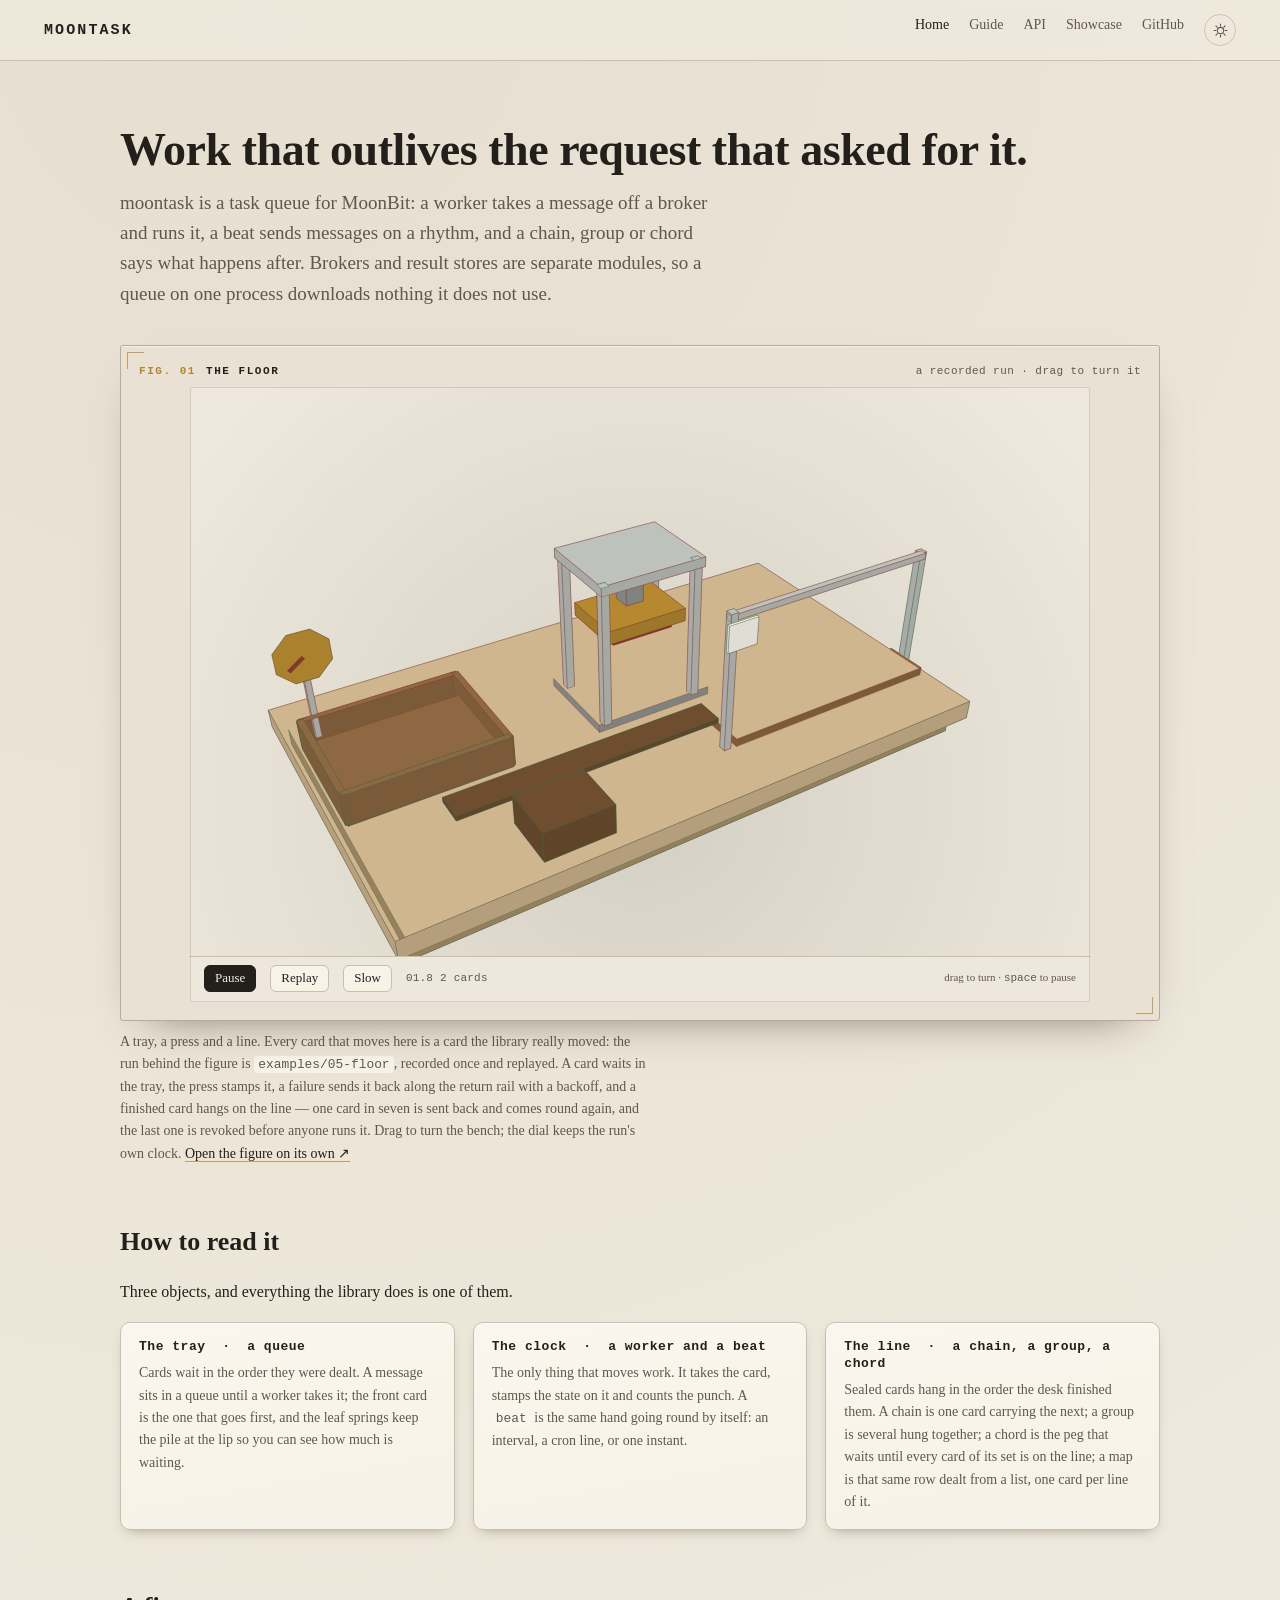
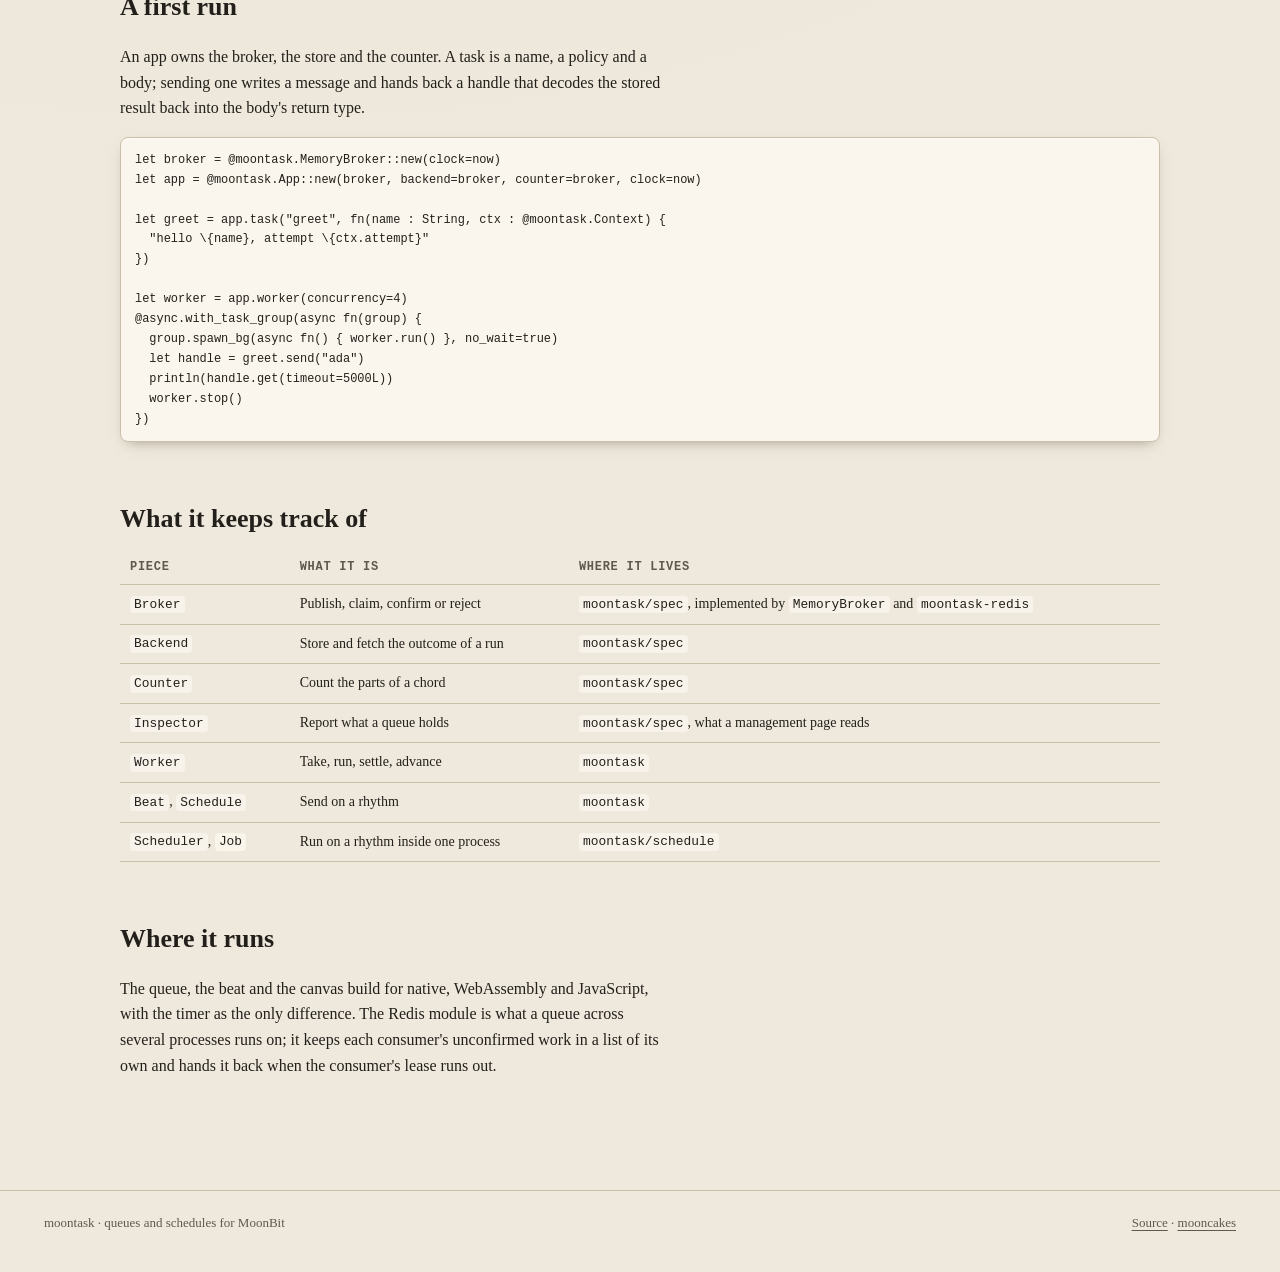
<file: docs/index.html>
<!DOCTYPE html>
<html lang="en">
<head>
<meta charset="utf-8">
<meta name="viewport" content="width=device-width, initial-scale=1">
<title>moontask · queues and schedules for MoonBit</title>
<meta name="description" content="Task queues, retries, periodic beats and the canvas that chains, groups and joins runs — for MoonBit.">
<script>try{var t=localStorage.getItem("moontask-theme");if(t)document.documentElement.setAttribute("data-theme",t);}catch(e){}</script>
<link rel="stylesheet" href="assets/style.css">
<link rel="icon" href="data:image/svg+xml,%3Csvg xmlns='http://www.w3.org/2000/svg' viewBox='0 0 32 32'%3E%3Crect width='32' height='32' rx='6' fill='%238a6540'/%3E%3Crect x='7' y='9' width='18' height='13' rx='2' fill='%23fbf7ee'/%3E%3Ccircle cx='16' cy='15.5' r='2.6' fill='%238c3b2f'/%3E%3C/svg%3E">
</head>
<body>
<header class="top">
  <a class="brand" href="./index.html">moontask</a>
  <nav>
    <a href="./index.html" aria-current="page">Home</a>
    <a href="./guide.html">Guide</a>
    <a href="./api.html">API</a>
    <a href="./showcase.html">Showcase</a>
    <a href="https://github.com/moonbitstack/moontask">GitHub</a>
    <button class="theme-toggle" type="button" aria-label="Switch between the light and dark theme" title="Light or dark">
      <svg viewBox="0 0 20 20" aria-hidden="true"><circle cx="10" cy="10" r="4.2"/><g class="rays"><path d="M10 1.4v2.6M10 16v2.6M1.4 10h2.6M16 10h2.6M3.9 3.9l1.8 1.8M14.3 14.3l1.8 1.8M16.1 3.9l-1.8 1.8M5.7 14.3l-1.8 1.8"/></g></svg>
    </button>
  </nav>
</header>

<main>
  <h1>Work that outlives the request that asked for it.</h1>
  <p class="lede">moontask is a task queue for MoonBit: a worker takes a message off a broker and runs it, a beat sends messages on a rhythm, and a chain, group or chord says what happens after. Brokers and result stores are separate modules, so a queue on one process downloads nothing it does not use.</p>

  <figure class="plate">
    <div class="plate-frame">
      <div class="plate-head">
        <span class="plate-no">Fig. 01</span>
        <span class="plate-name">The floor</span>
        <span class="plate-hint">a recorded run · drag to turn it</span>
      </div>
      <iframe src="./figures/floor.html" title="A workbench in perspective: a tray of cards on the left, a press in the middle and a line of finished cards on the right, replaying a recorded run." loading="lazy" scrolling="no"></iframe>
    </div>
    <figcaption>
      A tray, a press and a line. Every card that moves here is a card the library really moved: the run behind the figure is <code>examples/05-floor</code>, recorded once and replayed. A card waits in the tray, the press stamps it, a failure sends it back along the return rail with a backoff, and a finished card hangs on the line — one card in seven is sent back and comes round again, and the last one is revoked before anyone runs it. Drag to turn the bench; the dial keeps the run's own clock. <a href="./figures/floor.html">Open the figure on its own&nbsp;↗</a>
    </figcaption>
  </figure>

  <h2>How to read it</h2>
  <p>Three objects, and everything the library does is one of them.</p>
  <div class="grid-3 legend">
    <div class="tile">
      <h3>The tray &nbsp;·&nbsp; a queue</h3>
      <p>Cards wait in the order they were dealt. A message sits in a queue until a worker takes it; the front card is the one that goes first, and the leaf springs keep the pile at the lip so you can see how much is waiting.</p>
    </div>
    <div class="tile">
      <h3>The clock &nbsp;·&nbsp; a worker and a beat</h3>
      <p>The only thing that moves work. It takes the card, stamps the state on it and counts the punch. A <code>beat</code> is the same hand going round by itself: an interval, a cron line, or one instant.</p>
    </div>
    <div class="tile">
      <h3>The line &nbsp;·&nbsp; a chain, a group, a chord</h3>
      <p>Sealed cards hang in the order the desk finished them. A chain is one card carrying the next; a group is several hung together; a chord is the peg that waits until every card of its set is on the line; a map is that same row dealt from a list, one card per line of it.</p>
    </div>
  </div>

  <h2>A first run</h2>
  <p>An app owns the broker, the store and the counter. A task is a name, a policy and a body; sending one writes a message and hands back a handle that decodes the stored result back into the body's return type.</p>

<pre class="sig"><code>let broker = @moontask.MemoryBroker::new(clock=now)
let app = @moontask.App::new(broker, backend=broker, counter=broker, clock=now)

let greet = app.task("greet", fn(name : String, ctx : @moontask.Context) {
  "hello \{name}, attempt \{ctx.attempt}"
})

let worker = app.worker(concurrency=4)
@async.with_task_group(async fn(group) {
  group.spawn_bg(async fn() { worker.run() }, no_wait=true)
  let handle = greet.send("ada")
  println(handle.get(timeout=5000L))
  worker.stop()
})</code></pre>

  <h2>What it keeps track of</h2>
  <table class="table">
    <thead><tr><th>Piece</th><th>What it is</th><th>Where it lives</th></tr></thead>
    <tbody>
      <tr><td><code>Broker</code></td><td>Publish, claim, confirm or reject</td><td><code>moontask/spec</code>, implemented by <code>MemoryBroker</code> and <code>moontask-redis</code></td></tr>
      <tr><td><code>Backend</code></td><td>Store and fetch the outcome of a run</td><td><code>moontask/spec</code></td></tr>
      <tr><td><code>Counter</code></td><td>Count the parts of a chord</td><td><code>moontask/spec</code></td></tr>
      <tr><td><code>Inspector</code></td><td>Report what a queue holds</td><td><code>moontask/spec</code>, what a management page reads</td></tr>
      <tr><td><code>Worker</code></td><td>Take, run, settle, advance</td><td><code>moontask</code></td></tr>
      <tr><td><code>Beat</code>, <code>Schedule</code></td><td>Send on a rhythm</td><td><code>moontask</code></td></tr>
      <tr><td><code>Scheduler</code>, <code>Job</code></td><td>Run on a rhythm inside one process</td><td><code>moontask/schedule</code></td></tr>
    </tbody>
  </table>

  <h2>Where it runs</h2>
  <p>The queue, the beat and the canvas build for native, WebAssembly and JavaScript, with the timer as the only difference. The Redis module is what a queue across several processes runs on; it keeps each consumer's unconfirmed work in a list of its own and hands it back when the consumer's lease runs out.</p>
</main>

<footer>
  <span>moontask · queues and schedules for MoonBit</span>
  <span><a href="https://github.com/moonbitstack/moontask">Source</a> · <a href="https://mooncakes.io/docs/moonbitstack/moontask">mooncakes</a></span>
</footer>

<script>
  const root = document.documentElement;
  const mark = () => root.classList.toggle("at-top", scrollY === 0);
  addEventListener("scroll", mark, { passive: true });
  mark();
</script>
<script src="assets/theme.js"></script>
</body>
</html>
</file>
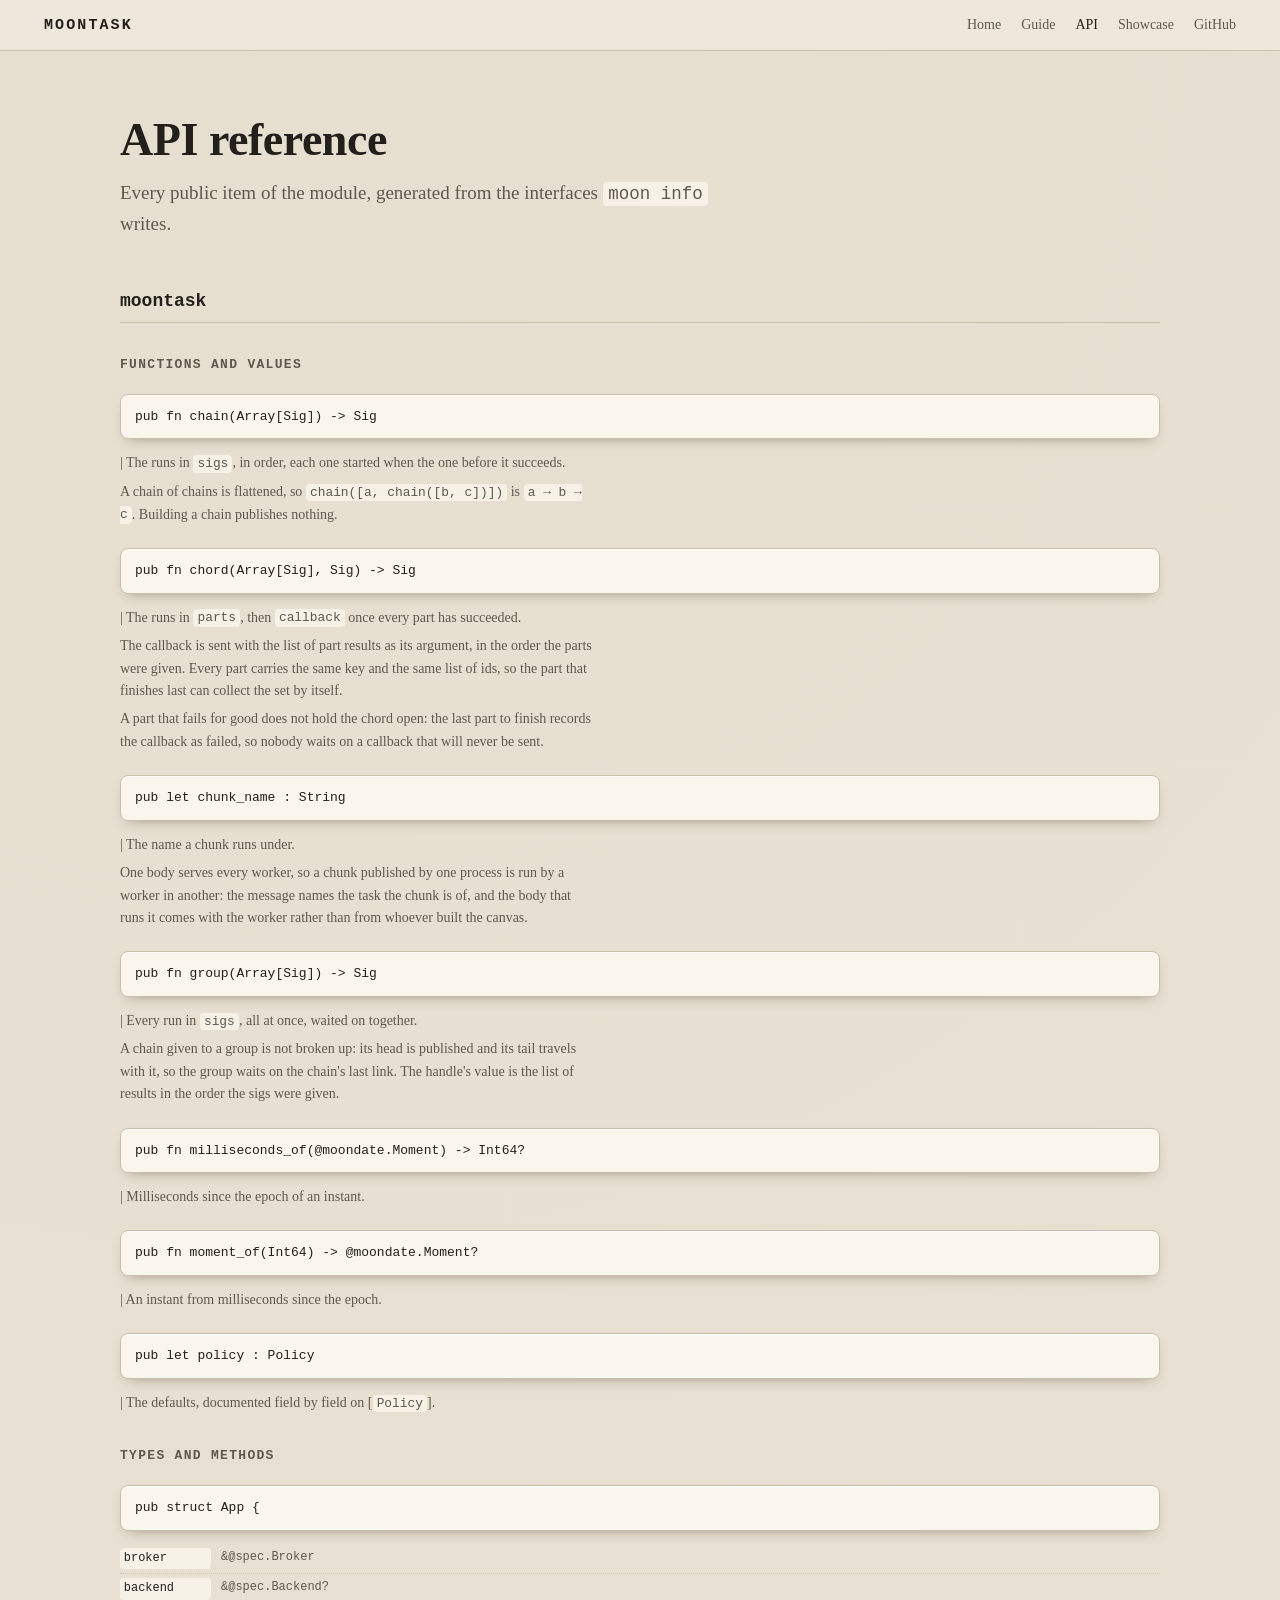
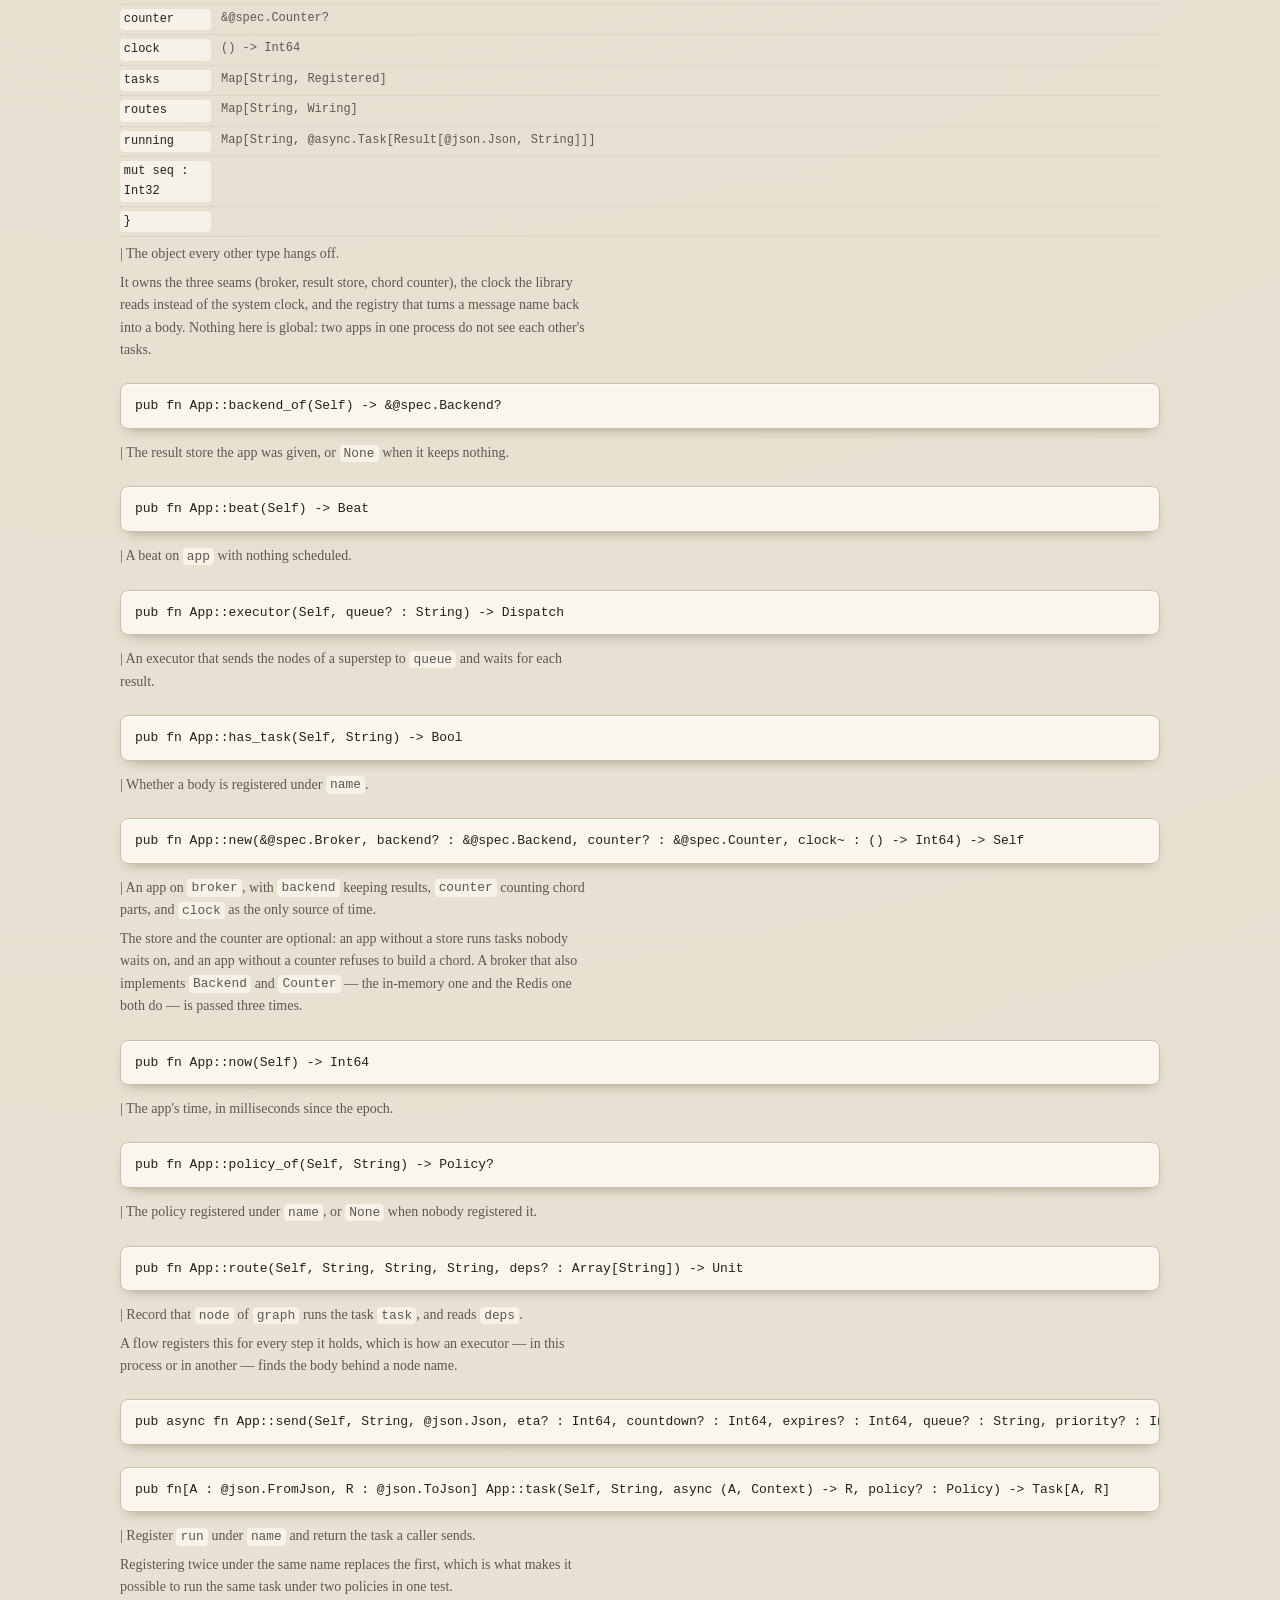
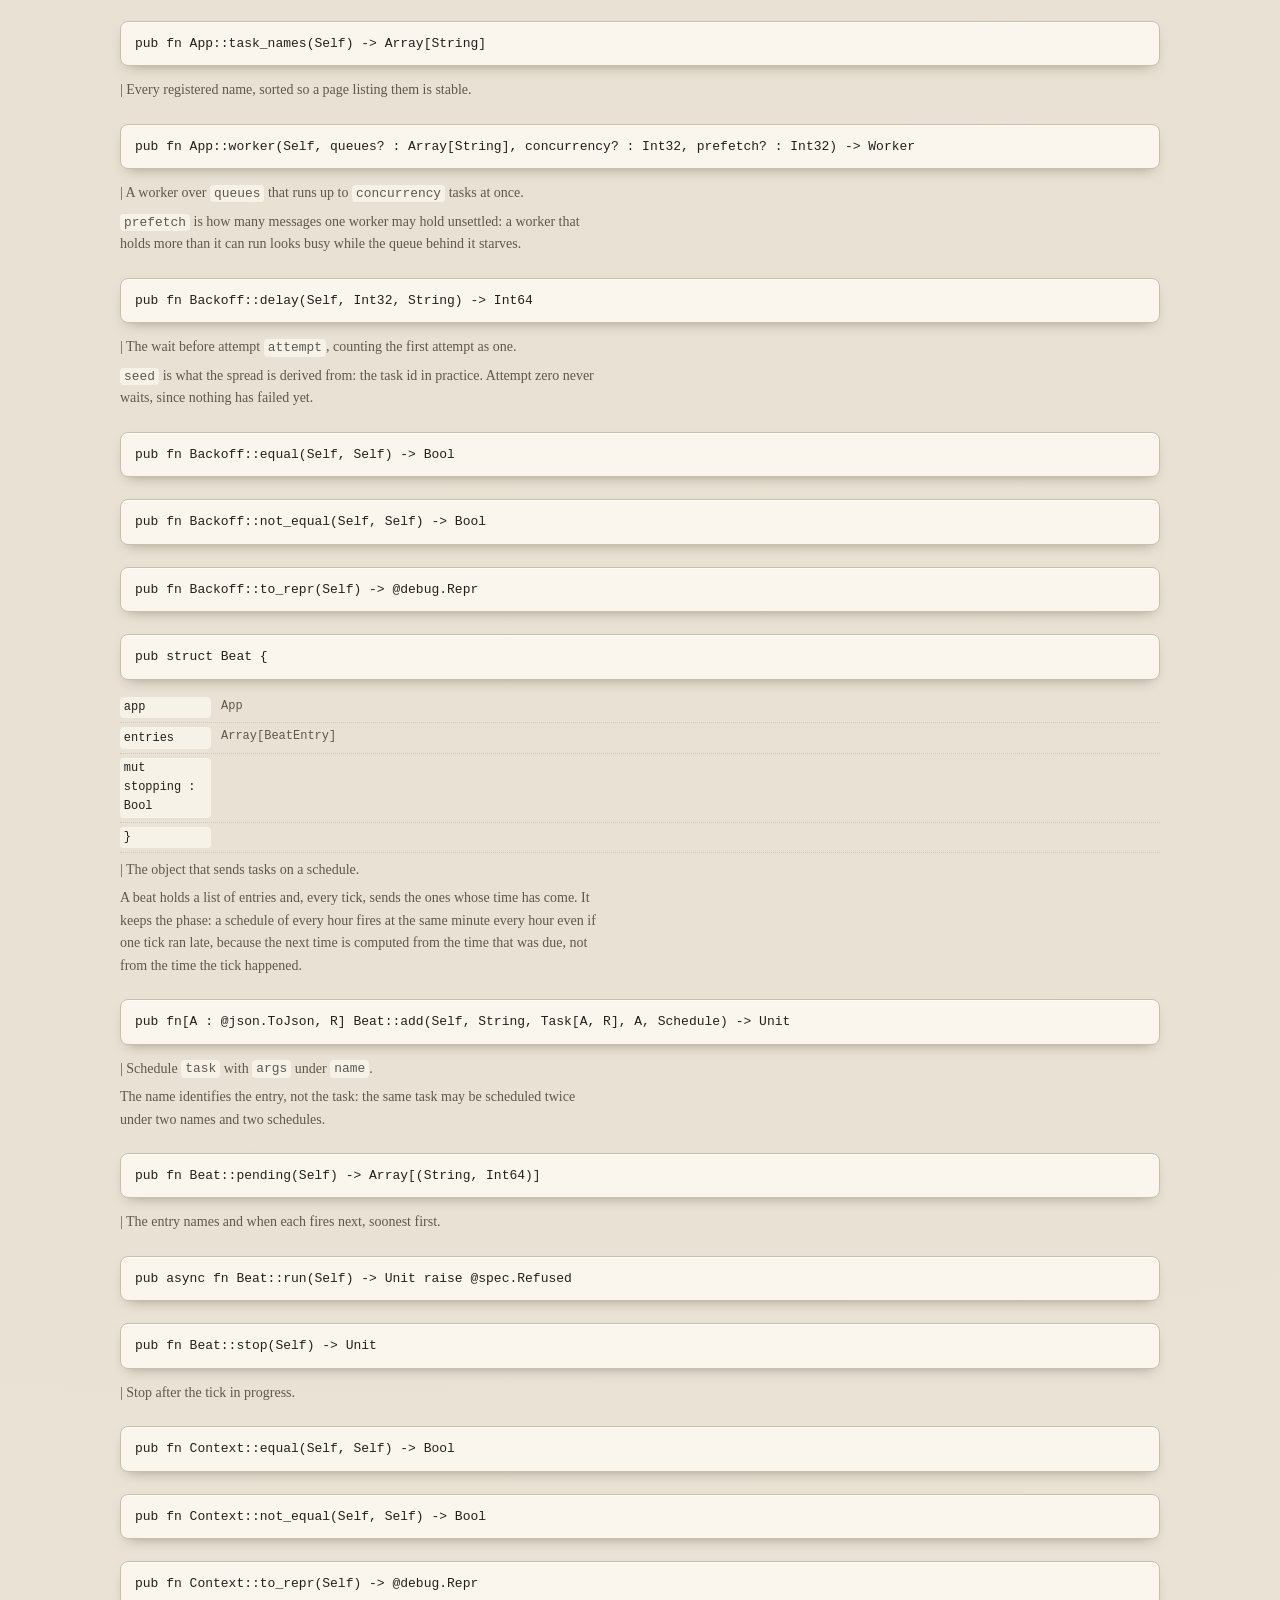
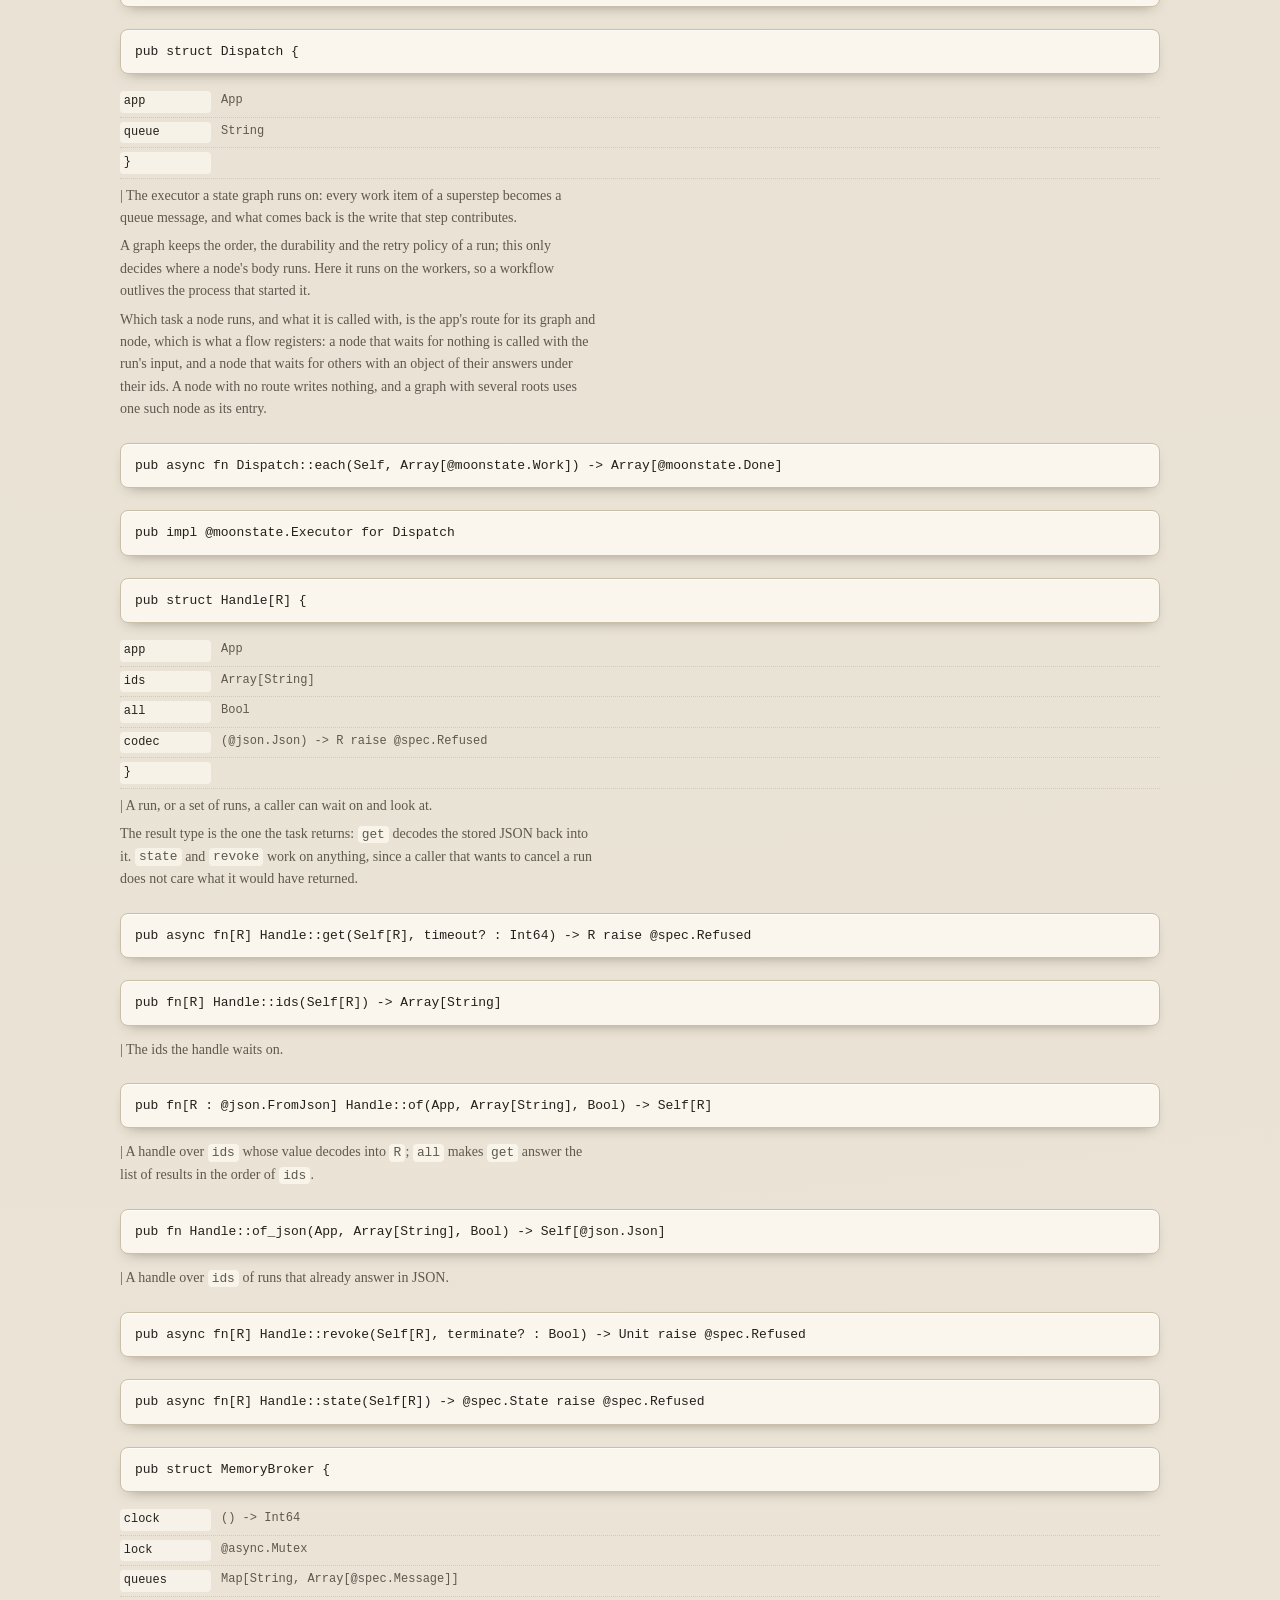
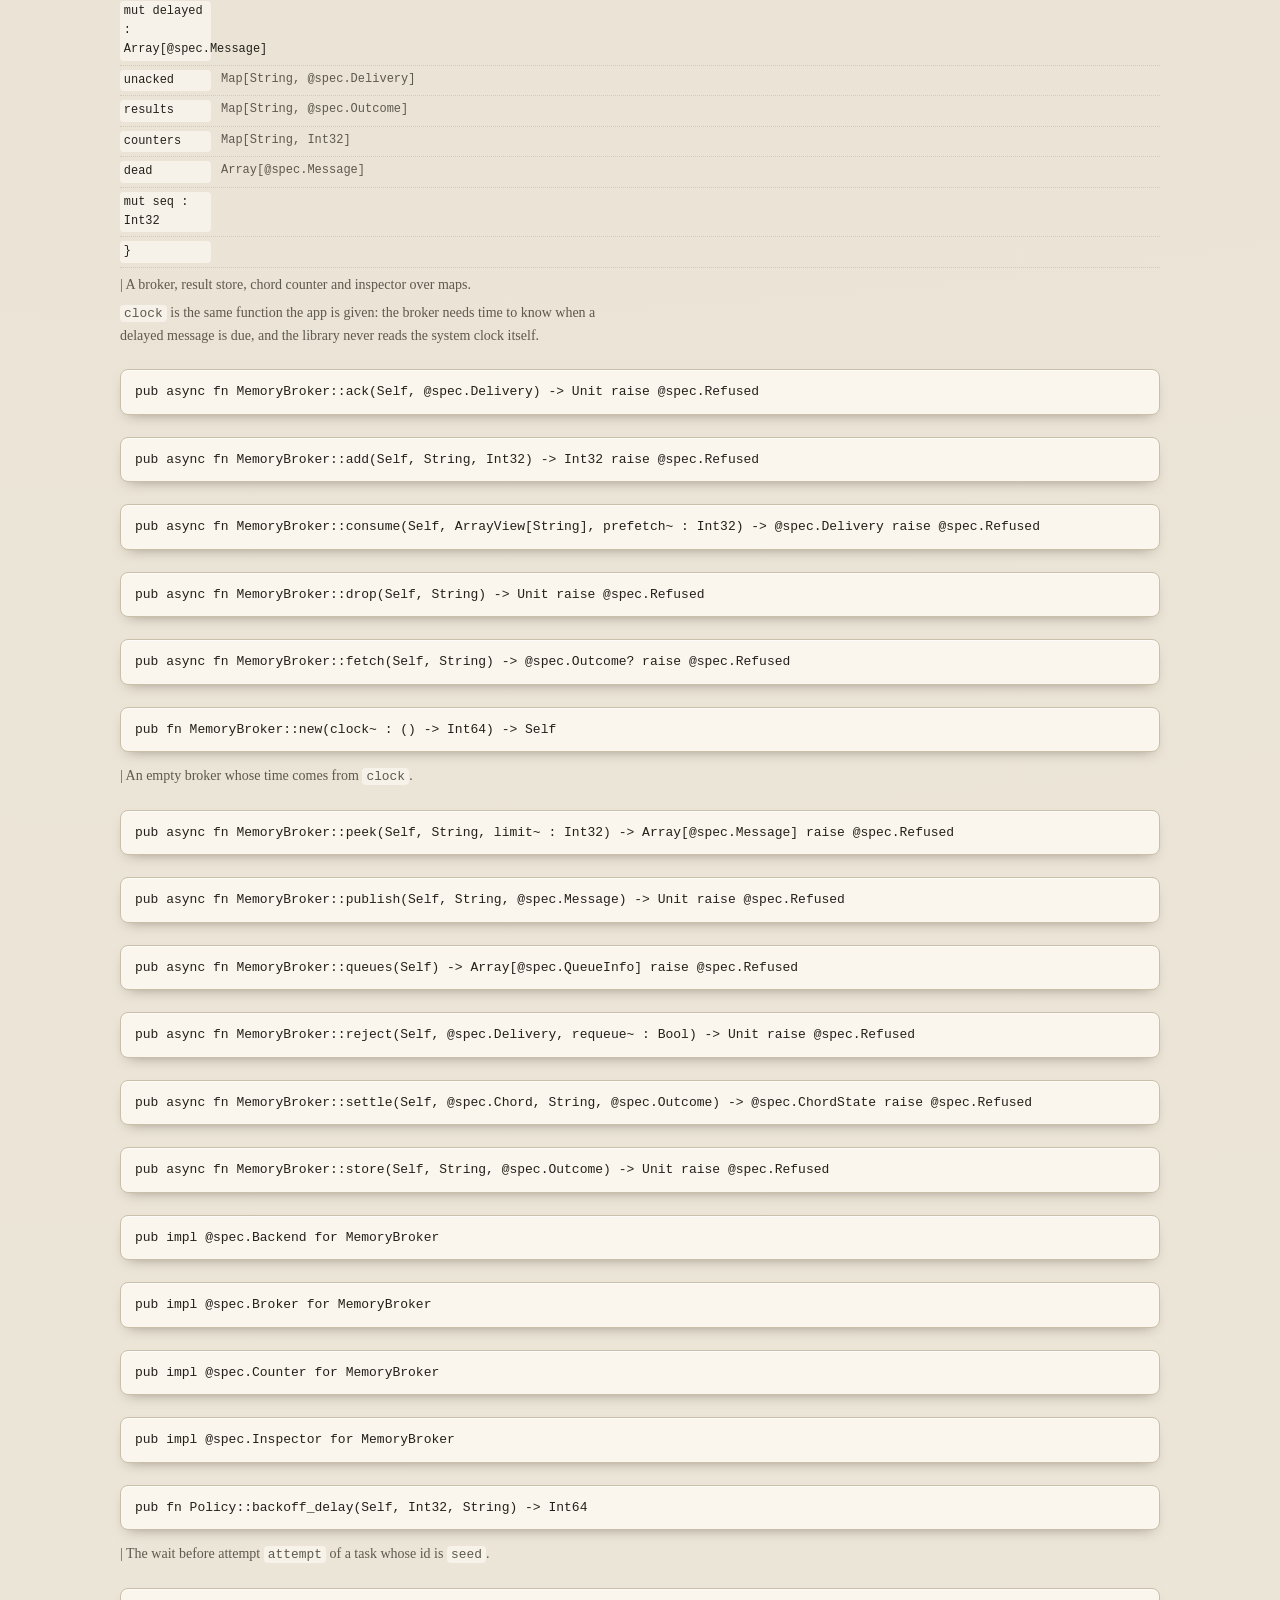
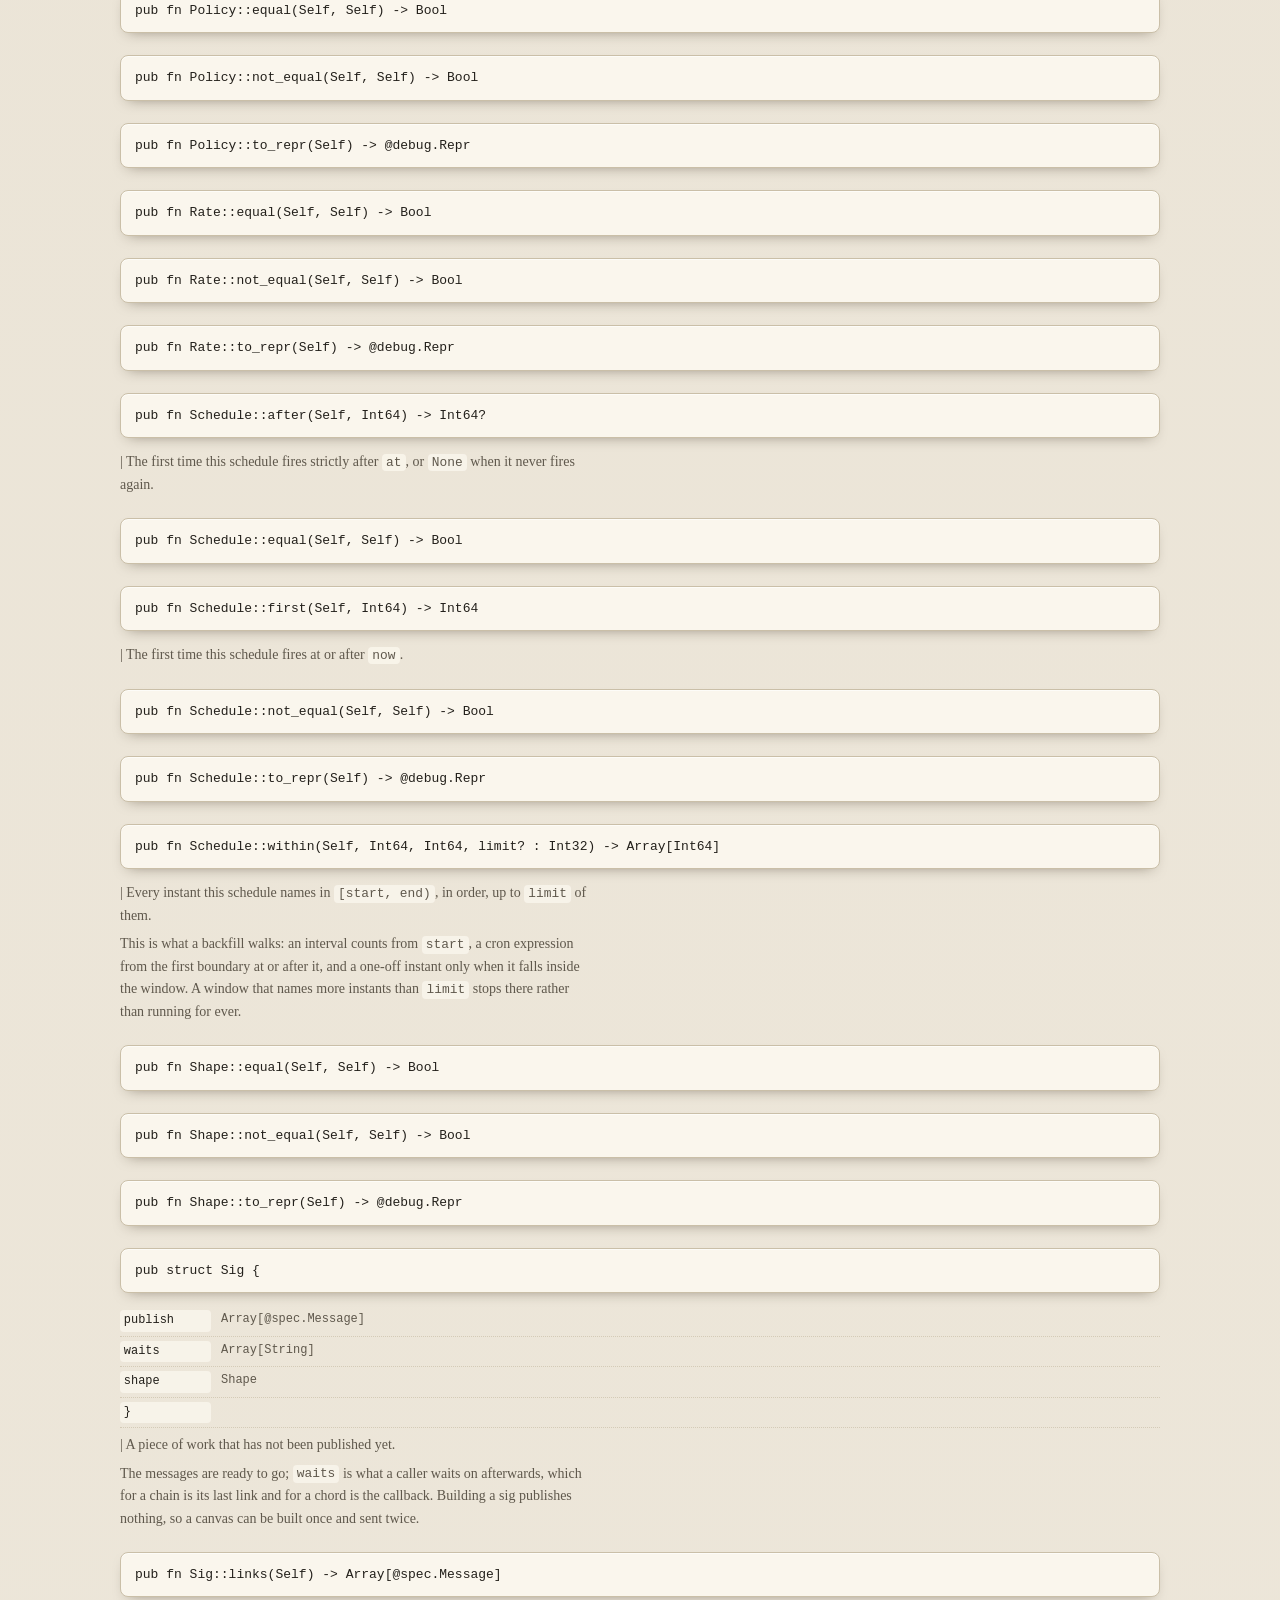
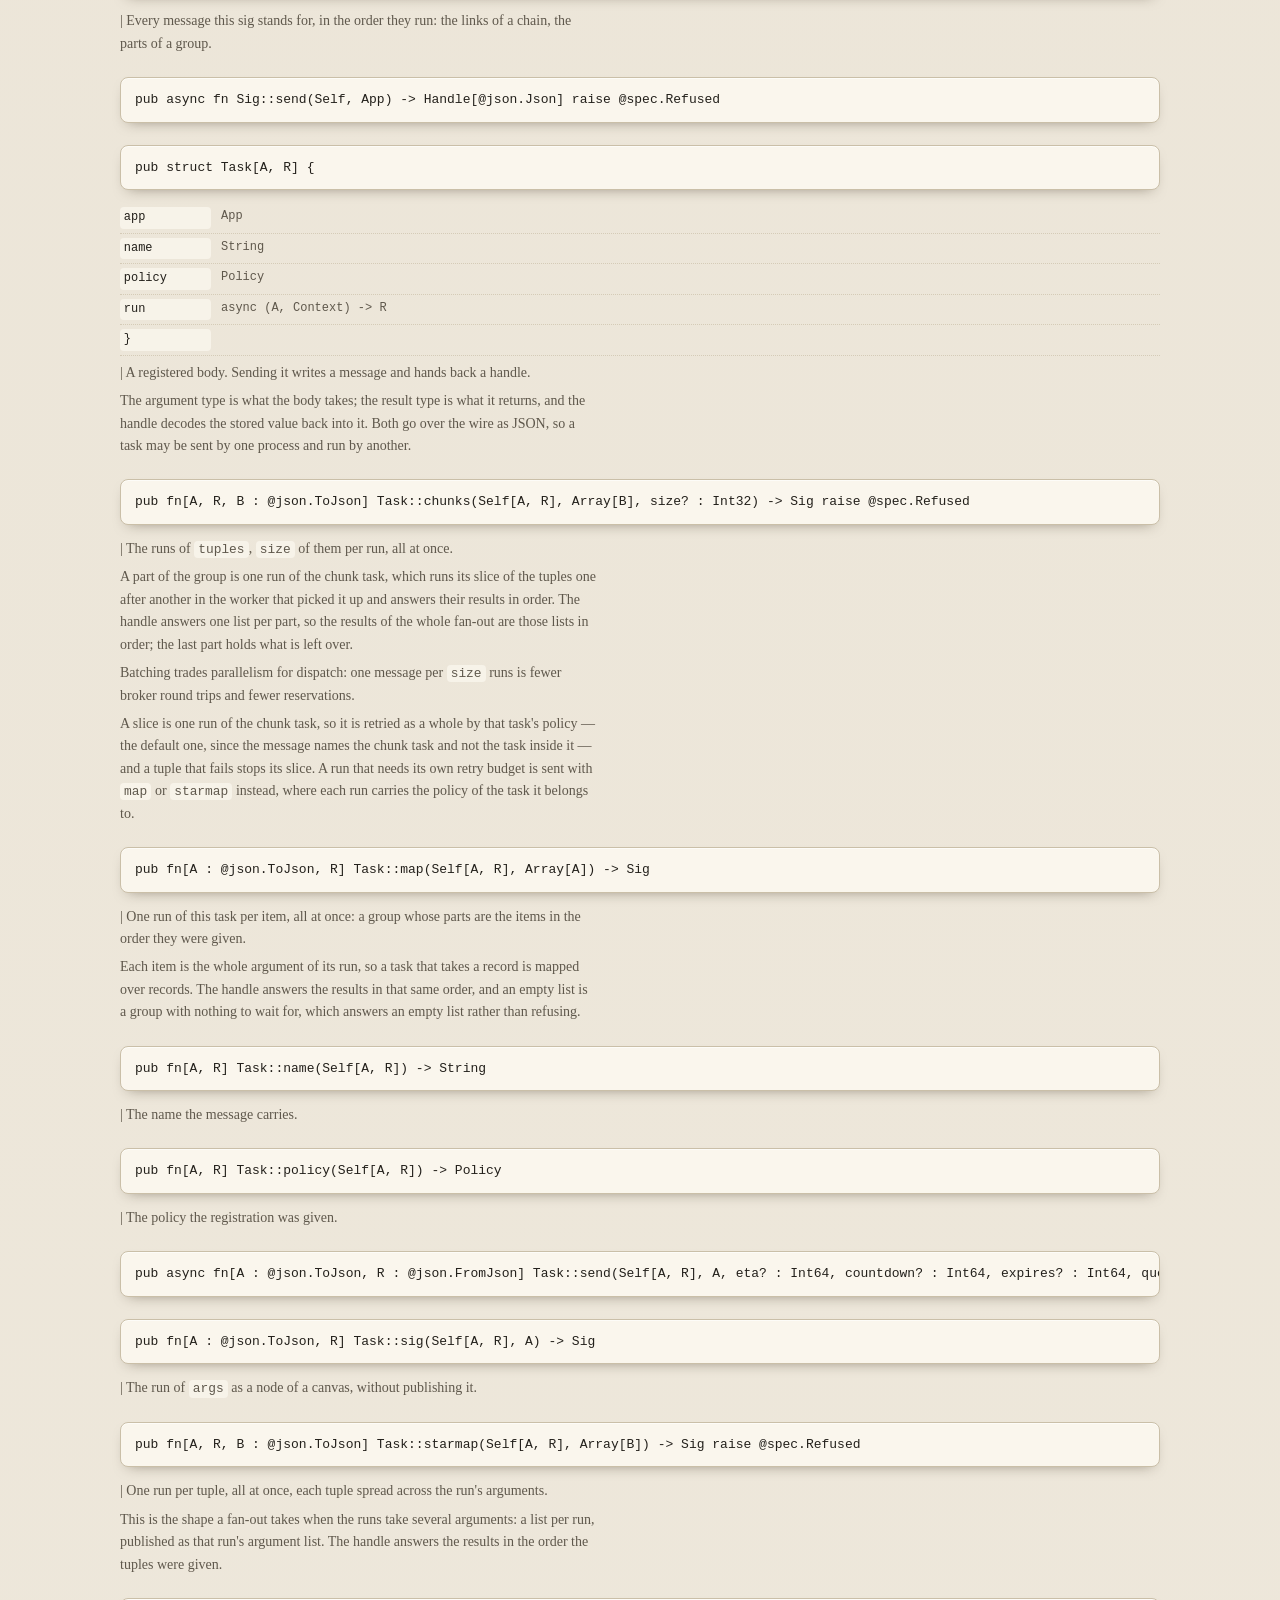
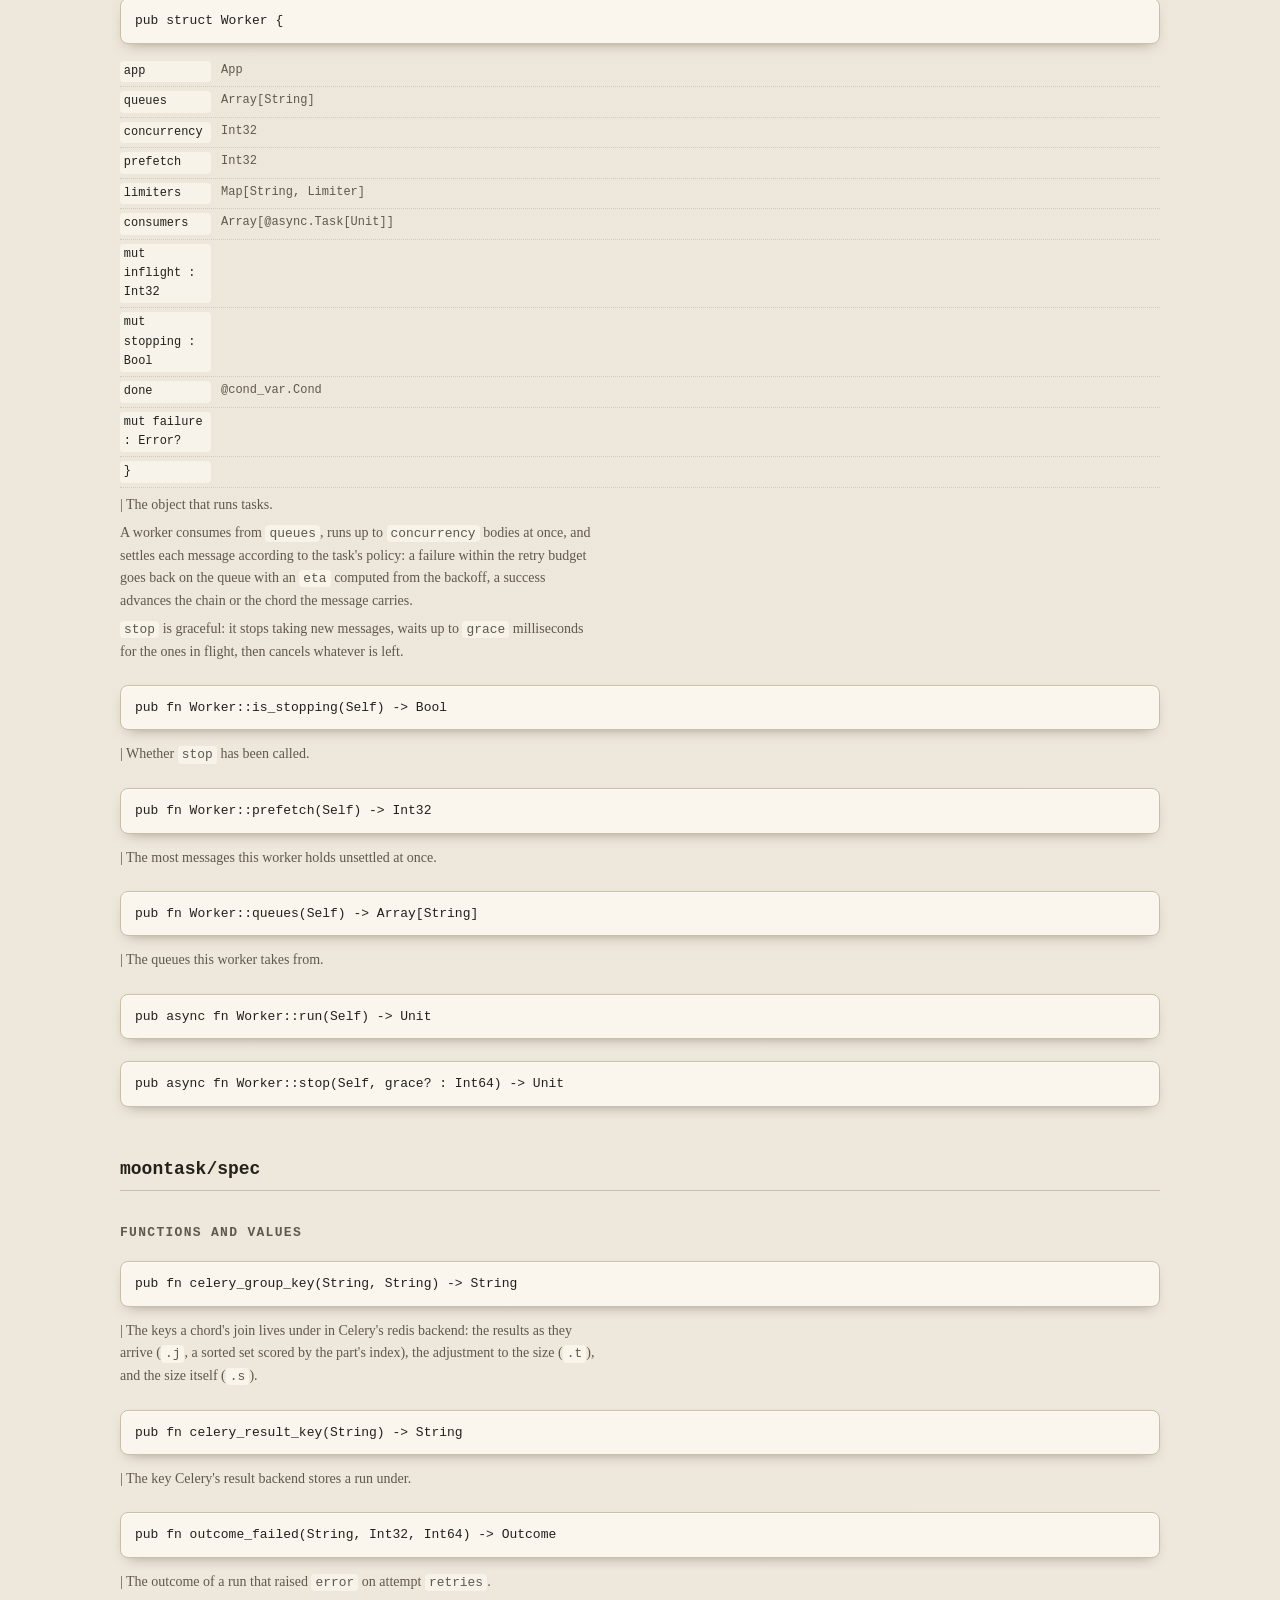
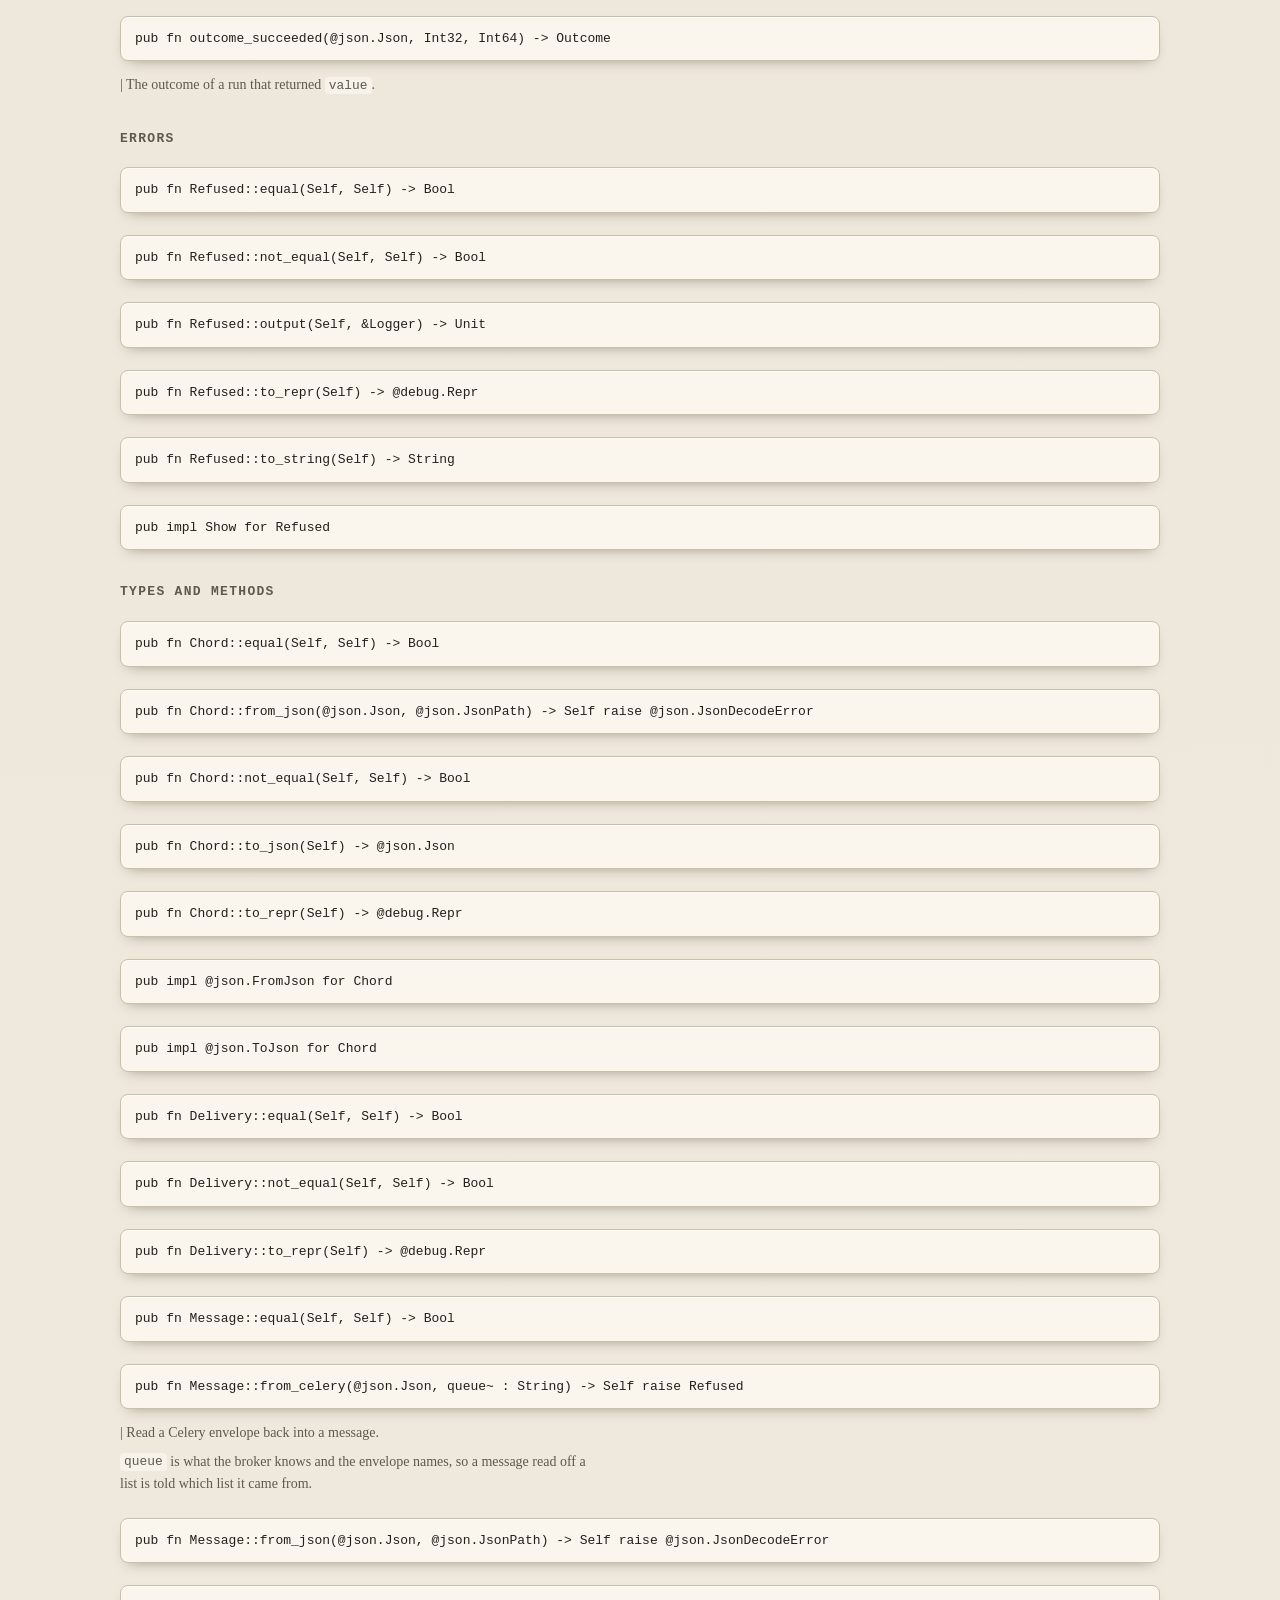
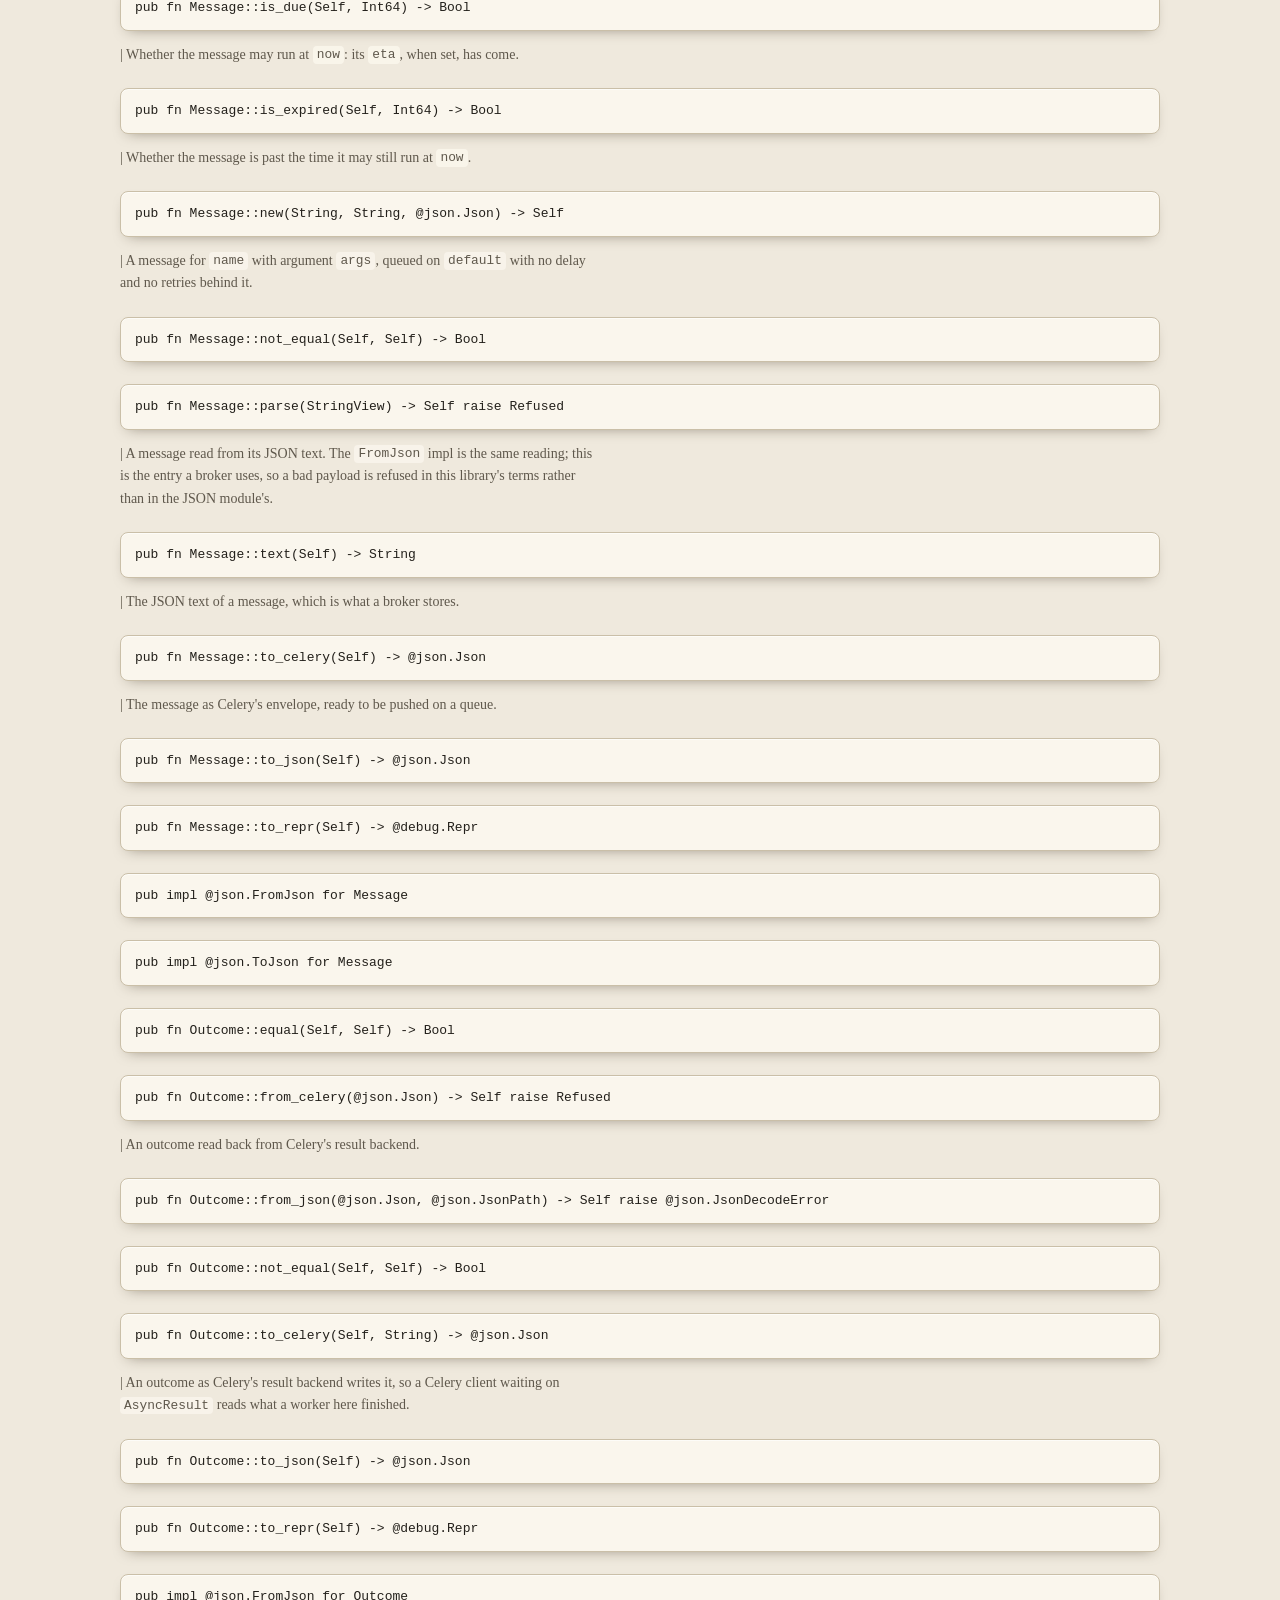
<file: docs/api.html>
<!DOCTYPE html>
<html lang="en">
<head>
<meta charset="utf-8">
<meta name="viewport" content="width=device-width, initial-scale=1">
<title>moontask · API</title>
<script>try{var t=localStorage.getItem("moontask-theme");if(t)document.documentElement.setAttribute("data-theme",t);}catch(e){}</script>
<link rel="stylesheet" href="assets/style.css">
</head>
<body>
<header class="top">
  <a class="brand" href="./index.html">moontask</a>
  <nav><a href="./index.html">Home</a><a href="./guide.html">Guide</a><a href="./api.html" aria-current="page">API</a><a href="./showcase.html">Showcase</a><a href="https://github.com/moonbitstack/moontask">GitHub</a></nav>
</header>
<main class="api">
<h1>API reference</h1>
<p class="lede">Every public item of the module, generated from the interfaces <code>moon info</code> writes.</p>
<!-- BEGIN API -->
<section class="api-package" id="pkg-moontask">
<h2>moontask</h2>
<h3>Functions and values</h3>
<article class="api-entry">
<pre class="sig">pub fn chain(Array[Sig]) -&gt; Sig</pre>
<div class="doc"><p>| The runs in <code>sigs</code>, in order, each one started when the one before it succeeds.</p>
<p>A chain of chains is flattened, so <code>chain([a, chain([b, c])])</code> is <code>a → b → c</code>. Building a chain publishes nothing.</p></div>
</article>
<article class="api-entry">
<pre class="sig">pub fn chord(Array[Sig], Sig) -&gt; Sig</pre>
<div class="doc"><p>| The runs in <code>parts</code>, then <code>callback</code> once every part has succeeded.</p>
<p>The callback is sent with the list of part results as its argument, in the order the parts were given. Every part carries the same key and the same list of ids, so the part that finishes last can collect the set by itself.</p>
<p>A part that fails for good does not hold the chord open: the last part to finish records the callback as failed, so nobody waits on a callback that will never be sent.</p></div>
</article>
<article class="api-entry">
<pre class="sig">pub let chunk_name : String</pre>
<div class="doc"><p>| The name a chunk runs under.</p>
<p>One body serves every worker, so a chunk published by one process is run by a worker in another: the message names the task the chunk is of, and the body that runs it comes with the worker rather than from whoever built the canvas.</p></div>
</article>
<article class="api-entry">
<pre class="sig">pub fn group(Array[Sig]) -&gt; Sig</pre>
<div class="doc"><p>| Every run in <code>sigs</code>, all at once, waited on together.</p>
<p>A chain given to a group is not broken up: its head is published and its tail travels with it, so the group waits on the chain&#x27;s last link. The handle&#x27;s value is the list of results in the order the sigs were given.</p></div>
</article>
<article class="api-entry">
<pre class="sig">pub fn milliseconds_of(@moondate.Moment) -&gt; Int64?</pre>
<div class="doc"><p>| Milliseconds since the epoch of an instant.</p></div>
</article>
<article class="api-entry">
<pre class="sig">pub fn moment_of(Int64) -&gt; @moondate.Moment?</pre>
<div class="doc"><p>| An instant from milliseconds since the epoch.</p></div>
</article>
<article class="api-entry">
<pre class="sig">pub let policy : Policy</pre>
<div class="doc"><p>| The defaults, documented field by field on [<code>Policy</code>].</p></div>
</article>
<h3>Types and methods</h3>
<article class="api-entry">
<pre class="sig">pub struct App {</pre>
<ul class="members"><li><code>broker</code><span>&amp;@spec.Broker</span></li><li><code>backend</code><span>&amp;@spec.Backend?</span></li><li><code>counter</code><span>&amp;@spec.Counter?</span></li><li><code>clock</code><span>() -&gt; Int64</span></li><li><code>tasks</code><span>Map[String, Registered]</span></li><li><code>routes</code><span>Map[String, Wiring]</span></li><li><code>running</code><span>Map[String, @async.Task[Result[@json.Json, String]]]</span></li><li><code>mut seq : Int32</code></li><li><code>}</code></li></ul>
<div class="doc"><p>| The object every other type hangs off.</p>
<p>It owns the three seams (broker, result store, chord counter), the clock the library reads instead of the system clock, and the registry that turns a message name back into a body. Nothing here is global: two apps in one process do not see each other&#x27;s tasks.</p></div>
</article>
<article class="api-entry">
<pre class="sig">pub fn App::backend_of(Self) -&gt; &amp;@spec.Backend?</pre>
<div class="doc"><p>| The result store the app was given, or <code>None</code> when it keeps nothing.</p></div>
</article>
<article class="api-entry">
<pre class="sig">pub fn App::beat(Self) -&gt; Beat</pre>
<div class="doc"><p>| A beat on <code>app</code> with nothing scheduled.</p></div>
</article>
<article class="api-entry">
<pre class="sig">pub fn App::executor(Self, queue? : String) -&gt; Dispatch</pre>
<div class="doc"><p>| An executor that sends the nodes of a superstep to <code>queue</code> and waits for each result.</p></div>
</article>
<article class="api-entry">
<pre class="sig">pub fn App::has_task(Self, String) -&gt; Bool</pre>
<div class="doc"><p>| Whether a body is registered under <code>name</code>.</p></div>
</article>
<article class="api-entry">
<pre class="sig">pub fn App::new(&amp;@spec.Broker, backend? : &amp;@spec.Backend, counter? : &amp;@spec.Counter, clock~ : () -&gt; Int64) -&gt; Self</pre>
<div class="doc"><p>| An app on <code>broker</code>, with <code>backend</code> keeping results, <code>counter</code> counting chord parts, and <code>clock</code> as the only source of time.</p>
<p>The store and the counter are optional: an app without a store runs tasks nobody waits on, and an app without a counter refuses to build a chord. A broker that also implements <code>Backend</code> and <code>Counter</code> — the in-memory one and the Redis one both do — is passed three times.</p></div>
</article>
<article class="api-entry">
<pre class="sig">pub fn App::now(Self) -&gt; Int64</pre>
<div class="doc"><p>| The app&#x27;s time, in milliseconds since the epoch.</p></div>
</article>
<article class="api-entry">
<pre class="sig">pub fn App::policy_of(Self, String) -&gt; Policy?</pre>
<div class="doc"><p>| The policy registered under <code>name</code>, or <code>None</code> when nobody registered it.</p></div>
</article>
<article class="api-entry">
<pre class="sig">pub fn App::route(Self, String, String, String, deps? : Array[String]) -&gt; Unit</pre>
<div class="doc"><p>| Record that <code>node</code> of <code>graph</code> runs the task <code>task</code>, and reads <code>deps</code>.</p>
<p>A flow registers this for every step it holds, which is how an executor — in this process or in another — finds the body behind a node name.</p></div>
</article>
<article class="api-entry">
<pre class="sig">pub async fn App::send(Self, String, @json.Json, eta? : Int64, countdown? : Int64, expires? : Int64, queue? : String, priority? : Int32, id? : String) -&gt; Handle[@json.Json] raise @spec.Refused</pre>
</article>
<article class="api-entry">
<pre class="sig">pub fn[A : @json.FromJson, R : @json.ToJson] App::task(Self, String, async (A, Context) -&gt; R, policy? : Policy) -&gt; Task[A, R]</pre>
<div class="doc"><p>| Register <code>run</code> under <code>name</code> and return the task a caller sends.</p>
<p>Registering twice under the same name replaces the first, which is what makes it possible to run the same task under two policies in one test.</p></div>
</article>
<article class="api-entry">
<pre class="sig">pub fn App::task_names(Self) -&gt; Array[String]</pre>
<div class="doc"><p>| Every registered name, sorted so a page listing them is stable.</p></div>
</article>
<article class="api-entry">
<pre class="sig">pub fn App::worker(Self, queues? : Array[String], concurrency? : Int32, prefetch? : Int32) -&gt; Worker</pre>
<div class="doc"><p>| A worker over <code>queues</code> that runs up to <code>concurrency</code> tasks at once.</p>
<p><code>prefetch</code> is how many messages one worker may hold unsettled: a worker that holds more than it can run looks busy while the queue behind it starves.</p></div>
</article>
<article class="api-entry">
<pre class="sig">pub fn Backoff::delay(Self, Int32, String) -&gt; Int64</pre>
<div class="doc"><p>| The wait before attempt <code>attempt</code>, counting the first attempt as one.</p>
<p><code>seed</code> is what the spread is derived from: the task id in practice. Attempt zero never waits, since nothing has failed yet.</p></div>
</article>
<article class="api-entry">
<pre class="sig">pub fn Backoff::equal(Self, Self) -&gt; Bool</pre>
</article>
<article class="api-entry">
<pre class="sig">pub fn Backoff::not_equal(Self, Self) -&gt; Bool</pre>
</article>
<article class="api-entry">
<pre class="sig">pub fn Backoff::to_repr(Self) -&gt; @debug.Repr</pre>
</article>
<article class="api-entry">
<pre class="sig">pub struct Beat {</pre>
<ul class="members"><li><code>app</code><span>App</span></li><li><code>entries</code><span>Array[BeatEntry]</span></li><li><code>mut stopping : Bool</code></li><li><code>}</code></li></ul>
<div class="doc"><p>| The object that sends tasks on a schedule.</p>
<p>A beat holds a list of entries and, every tick, sends the ones whose time has come. It keeps the phase: a schedule of every hour fires at the same minute every hour even if one tick ran late, because the next time is computed from the time that was due, not from the time the tick happened.</p></div>
</article>
<article class="api-entry">
<pre class="sig">pub fn[A : @json.ToJson, R] Beat::add(Self, String, Task[A, R], A, Schedule) -&gt; Unit</pre>
<div class="doc"><p>| Schedule <code>task</code> with <code>args</code> under <code>name</code>.</p>
<p>The name identifies the entry, not the task: the same task may be scheduled twice under two names and two schedules.</p></div>
</article>
<article class="api-entry">
<pre class="sig">pub fn Beat::pending(Self) -&gt; Array[(String, Int64)]</pre>
<div class="doc"><p>| The entry names and when each fires next, soonest first.</p></div>
</article>
<article class="api-entry">
<pre class="sig">pub async fn Beat::run(Self) -&gt; Unit raise @spec.Refused</pre>
</article>
<article class="api-entry">
<pre class="sig">pub fn Beat::stop(Self) -&gt; Unit</pre>
<div class="doc"><p>| Stop after the tick in progress.</p></div>
</article>
<article class="api-entry">
<pre class="sig">pub fn Context::equal(Self, Self) -&gt; Bool</pre>
</article>
<article class="api-entry">
<pre class="sig">pub fn Context::not_equal(Self, Self) -&gt; Bool</pre>
</article>
<article class="api-entry">
<pre class="sig">pub fn Context::to_repr(Self) -&gt; @debug.Repr</pre>
</article>
<article class="api-entry">
<pre class="sig">pub struct Dispatch {</pre>
<ul class="members"><li><code>app</code><span>App</span></li><li><code>queue</code><span>String</span></li><li><code>}</code></li></ul>
<div class="doc"><p>| The executor a state graph runs on: every work item of a superstep becomes a queue message, and what comes back is the write that step contributes.</p>
<p>A graph keeps the order, the durability and the retry policy of a run; this only decides where a node&#x27;s body runs. Here it runs on the workers, so a workflow outlives the process that started it.</p>
<p>Which task a node runs, and what it is called with, is the app&#x27;s route for its graph and node, which is what a flow registers: a node that waits for nothing is called with the run&#x27;s input, and a node that waits for others with an object of their answers under their ids. A node with no route writes nothing, and a graph with several roots uses one such node as its entry.</p></div>
</article>
<article class="api-entry">
<pre class="sig">pub async fn Dispatch::each(Self, Array[@moonstate.Work]) -&gt; Array[@moonstate.Done]</pre>
</article>
<article class="api-entry">
<pre class="sig">pub impl @moonstate.Executor for Dispatch</pre>
</article>
<article class="api-entry">
<pre class="sig">pub struct Handle[R] {</pre>
<ul class="members"><li><code>app</code><span>App</span></li><li><code>ids</code><span>Array[String]</span></li><li><code>all</code><span>Bool</span></li><li><code>codec</code><span>(@json.Json) -&gt; R raise @spec.Refused</span></li><li><code>}</code></li></ul>
<div class="doc"><p>| A run, or a set of runs, a caller can wait on and look at.</p>
<p>The result type is the one the task returns: <code>get</code> decodes the stored JSON back into it. <code>state</code> and <code>revoke</code> work on anything, since a caller that wants to cancel a run does not care what it would have returned.</p></div>
</article>
<article class="api-entry">
<pre class="sig">pub async fn[R] Handle::get(Self[R], timeout? : Int64) -&gt; R raise @spec.Refused</pre>
</article>
<article class="api-entry">
<pre class="sig">pub fn[R] Handle::ids(Self[R]) -&gt; Array[String]</pre>
<div class="doc"><p>| The ids the handle waits on.</p></div>
</article>
<article class="api-entry">
<pre class="sig">pub fn[R : @json.FromJson] Handle::of(App, Array[String], Bool) -&gt; Self[R]</pre>
<div class="doc"><p>| A handle over <code>ids</code> whose value decodes into <code>R</code>; <code>all</code> makes <code>get</code> answer the list of results in the order of <code>ids</code>.</p></div>
</article>
<article class="api-entry">
<pre class="sig">pub fn Handle::of_json(App, Array[String], Bool) -&gt; Self[@json.Json]</pre>
<div class="doc"><p>| A handle over <code>ids</code> of runs that already answer in JSON.</p></div>
</article>
<article class="api-entry">
<pre class="sig">pub async fn[R] Handle::revoke(Self[R], terminate? : Bool) -&gt; Unit raise @spec.Refused</pre>
</article>
<article class="api-entry">
<pre class="sig">pub async fn[R] Handle::state(Self[R]) -&gt; @spec.State raise @spec.Refused</pre>
</article>
<article class="api-entry">
<pre class="sig">pub struct MemoryBroker {</pre>
<ul class="members"><li><code>clock</code><span>() -&gt; Int64</span></li><li><code>lock</code><span>@async.Mutex</span></li><li><code>queues</code><span>Map[String, Array[@spec.Message]]</span></li><li><code>mut delayed : Array[@spec.Message]</code></li><li><code>unacked</code><span>Map[String, @spec.Delivery]</span></li><li><code>results</code><span>Map[String, @spec.Outcome]</span></li><li><code>counters</code><span>Map[String, Int32]</span></li><li><code>dead</code><span>Array[@spec.Message]</span></li><li><code>mut seq : Int32</code></li><li><code>}</code></li></ul>
<div class="doc"><p>| A broker, result store, chord counter and inspector over maps.</p>
<p><code>clock</code> is the same function the app is given: the broker needs time to know when a delayed message is due, and the library never reads the system clock itself.</p></div>
</article>
<article class="api-entry">
<pre class="sig">pub async fn MemoryBroker::ack(Self, @spec.Delivery) -&gt; Unit raise @spec.Refused</pre>
</article>
<article class="api-entry">
<pre class="sig">pub async fn MemoryBroker::add(Self, String, Int32) -&gt; Int32 raise @spec.Refused</pre>
</article>
<article class="api-entry">
<pre class="sig">pub async fn MemoryBroker::consume(Self, ArrayView[String], prefetch~ : Int32) -&gt; @spec.Delivery raise @spec.Refused</pre>
</article>
<article class="api-entry">
<pre class="sig">pub async fn MemoryBroker::drop(Self, String) -&gt; Unit raise @spec.Refused</pre>
</article>
<article class="api-entry">
<pre class="sig">pub async fn MemoryBroker::fetch(Self, String) -&gt; @spec.Outcome? raise @spec.Refused</pre>
</article>
<article class="api-entry">
<pre class="sig">pub fn MemoryBroker::new(clock~ : () -&gt; Int64) -&gt; Self</pre>
<div class="doc"><p>| An empty broker whose time comes from <code>clock</code>.</p></div>
</article>
<article class="api-entry">
<pre class="sig">pub async fn MemoryBroker::peek(Self, String, limit~ : Int32) -&gt; Array[@spec.Message] raise @spec.Refused</pre>
</article>
<article class="api-entry">
<pre class="sig">pub async fn MemoryBroker::publish(Self, String, @spec.Message) -&gt; Unit raise @spec.Refused</pre>
</article>
<article class="api-entry">
<pre class="sig">pub async fn MemoryBroker::queues(Self) -&gt; Array[@spec.QueueInfo] raise @spec.Refused</pre>
</article>
<article class="api-entry">
<pre class="sig">pub async fn MemoryBroker::reject(Self, @spec.Delivery, requeue~ : Bool) -&gt; Unit raise @spec.Refused</pre>
</article>
<article class="api-entry">
<pre class="sig">pub async fn MemoryBroker::settle(Self, @spec.Chord, String, @spec.Outcome) -&gt; @spec.ChordState raise @spec.Refused</pre>
</article>
<article class="api-entry">
<pre class="sig">pub async fn MemoryBroker::store(Self, String, @spec.Outcome) -&gt; Unit raise @spec.Refused</pre>
</article>
<article class="api-entry">
<pre class="sig">pub impl @spec.Backend for MemoryBroker</pre>
</article>
<article class="api-entry">
<pre class="sig">pub impl @spec.Broker for MemoryBroker</pre>
</article>
<article class="api-entry">
<pre class="sig">pub impl @spec.Counter for MemoryBroker</pre>
</article>
<article class="api-entry">
<pre class="sig">pub impl @spec.Inspector for MemoryBroker</pre>
</article>
<article class="api-entry">
<pre class="sig">pub fn Policy::backoff_delay(Self, Int32, String) -&gt; Int64</pre>
<div class="doc"><p>| The wait before attempt <code>attempt</code> of a task whose id is <code>seed</code>.</p></div>
</article>
<article class="api-entry">
<pre class="sig">pub fn Policy::equal(Self, Self) -&gt; Bool</pre>
</article>
<article class="api-entry">
<pre class="sig">pub fn Policy::not_equal(Self, Self) -&gt; Bool</pre>
</article>
<article class="api-entry">
<pre class="sig">pub fn Policy::to_repr(Self) -&gt; @debug.Repr</pre>
</article>
<article class="api-entry">
<pre class="sig">pub fn Rate::equal(Self, Self) -&gt; Bool</pre>
</article>
<article class="api-entry">
<pre class="sig">pub fn Rate::not_equal(Self, Self) -&gt; Bool</pre>
</article>
<article class="api-entry">
<pre class="sig">pub fn Rate::to_repr(Self) -&gt; @debug.Repr</pre>
</article>
<article class="api-entry">
<pre class="sig">pub fn Schedule::after(Self, Int64) -&gt; Int64?</pre>
<div class="doc"><p>| The first time this schedule fires strictly after <code>at</code>, or <code>None</code> when it never fires again.</p></div>
</article>
<article class="api-entry">
<pre class="sig">pub fn Schedule::equal(Self, Self) -&gt; Bool</pre>
</article>
<article class="api-entry">
<pre class="sig">pub fn Schedule::first(Self, Int64) -&gt; Int64</pre>
<div class="doc"><p>| The first time this schedule fires at or after <code>now</code>.</p></div>
</article>
<article class="api-entry">
<pre class="sig">pub fn Schedule::not_equal(Self, Self) -&gt; Bool</pre>
</article>
<article class="api-entry">
<pre class="sig">pub fn Schedule::to_repr(Self) -&gt; @debug.Repr</pre>
</article>
<article class="api-entry">
<pre class="sig">pub fn Schedule::within(Self, Int64, Int64, limit? : Int32) -&gt; Array[Int64]</pre>
<div class="doc"><p>| Every instant this schedule names in <code>[start, end)</code>, in order, up to <code>limit</code> of them.</p>
<p>This is what a backfill walks: an interval counts from <code>start</code>, a cron expression from the first boundary at or after it, and a one-off instant only when it falls inside the window. A window that names more instants than <code>limit</code> stops there rather than running for ever.</p></div>
</article>
<article class="api-entry">
<pre class="sig">pub fn Shape::equal(Self, Self) -&gt; Bool</pre>
</article>
<article class="api-entry">
<pre class="sig">pub fn Shape::not_equal(Self, Self) -&gt; Bool</pre>
</article>
<article class="api-entry">
<pre class="sig">pub fn Shape::to_repr(Self) -&gt; @debug.Repr</pre>
</article>
<article class="api-entry">
<pre class="sig">pub struct Sig {</pre>
<ul class="members"><li><code>publish</code><span>Array[@spec.Message]</span></li><li><code>waits</code><span>Array[String]</span></li><li><code>shape</code><span>Shape</span></li><li><code>}</code></li></ul>
<div class="doc"><p>| A piece of work that has not been published yet.</p>
<p>The messages are ready to go; <code>waits</code> is what a caller waits on afterwards, which for a chain is its last link and for a chord is the callback. Building a sig publishes nothing, so a canvas can be built once and sent twice.</p></div>
</article>
<article class="api-entry">
<pre class="sig">pub fn Sig::links(Self) -&gt; Array[@spec.Message]</pre>
<div class="doc"><p>| Every message this sig stands for, in the order they run: the links of a chain, the parts of a group.</p></div>
</article>
<article class="api-entry">
<pre class="sig">pub async fn Sig::send(Self, App) -&gt; Handle[@json.Json] raise @spec.Refused</pre>
</article>
<article class="api-entry">
<pre class="sig">pub struct Task[A, R] {</pre>
<ul class="members"><li><code>app</code><span>App</span></li><li><code>name</code><span>String</span></li><li><code>policy</code><span>Policy</span></li><li><code>run</code><span>async (A, Context) -&gt; R</span></li><li><code>}</code></li></ul>
<div class="doc"><p>| A registered body. Sending it writes a message and hands back a handle.</p>
<p>The argument type is what the body takes; the result type is what it returns, and the handle decodes the stored value back into it. Both go over the wire as JSON, so a task may be sent by one process and run by another.</p></div>
</article>
<article class="api-entry">
<pre class="sig">pub fn[A, R, B : @json.ToJson] Task::chunks(Self[A, R], Array[B], size? : Int32) -&gt; Sig raise @spec.Refused</pre>
<div class="doc"><p>| The runs of <code>tuples</code>, <code>size</code> of them per run, all at once.</p>
<p>A part of the group is one run of the chunk task, which runs its slice of the tuples one after another in the worker that picked it up and answers their results in order. The handle answers one list per part, so the results of the whole fan-out are those lists in order; the last part holds what is left over.</p>
<p>Batching trades parallelism for dispatch: one message per <code>size</code> runs is fewer broker round trips and fewer reservations.</p>
<p>A slice is one run of the chunk task, so it is retried as a whole by that task&#x27;s policy — the default one, since the message names the chunk task and not the task inside it — and a tuple that fails stops its slice. A run that needs its own retry budget is sent with <code>map</code> or <code>starmap</code> instead, where each run carries the policy of the task it belongs to.</p></div>
</article>
<article class="api-entry">
<pre class="sig">pub fn[A : @json.ToJson, R] Task::map(Self[A, R], Array[A]) -&gt; Sig</pre>
<div class="doc"><p>| One run of this task per item, all at once: a group whose parts are the items in the order they were given.</p>
<p>Each item is the whole argument of its run, so a task that takes a record is mapped over records. The handle answers the results in that same order, and an empty list is a group with nothing to wait for, which answers an empty list rather than refusing.</p></div>
</article>
<article class="api-entry">
<pre class="sig">pub fn[A, R] Task::name(Self[A, R]) -&gt; String</pre>
<div class="doc"><p>| The name the message carries.</p></div>
</article>
<article class="api-entry">
<pre class="sig">pub fn[A, R] Task::policy(Self[A, R]) -&gt; Policy</pre>
<div class="doc"><p>| The policy the registration was given.</p></div>
</article>
<article class="api-entry">
<pre class="sig">pub async fn[A : @json.ToJson, R : @json.FromJson] Task::send(Self[A, R], A, eta? : Int64, countdown? : Int64, expires? : Int64, queue? : String, priority? : Int32, id? : String) -&gt; Handle[R] raise @spec.Refused</pre>
</article>
<article class="api-entry">
<pre class="sig">pub fn[A : @json.ToJson, R] Task::sig(Self[A, R], A) -&gt; Sig</pre>
<div class="doc"><p>| The run of <code>args</code> as a node of a canvas, without publishing it.</p></div>
</article>
<article class="api-entry">
<pre class="sig">pub fn[A, R, B : @json.ToJson] Task::starmap(Self[A, R], Array[B]) -&gt; Sig raise @spec.Refused</pre>
<div class="doc"><p>| One run per tuple, all at once, each tuple spread across the run&#x27;s arguments.</p>
<p>This is the shape a fan-out takes when the runs take several arguments: a list per run, published as that run&#x27;s argument list. The handle answers the results in the order the tuples were given.</p></div>
</article>
<article class="api-entry">
<pre class="sig">pub struct Worker {</pre>
<ul class="members"><li><code>app</code><span>App</span></li><li><code>queues</code><span>Array[String]</span></li><li><code>concurrency</code><span>Int32</span></li><li><code>prefetch</code><span>Int32</span></li><li><code>limiters</code><span>Map[String, Limiter]</span></li><li><code>consumers</code><span>Array[@async.Task[Unit]]</span></li><li><code>mut inflight : Int32</code></li><li><code>mut stopping : Bool</code></li><li><code>done</code><span>@cond_var.Cond</span></li><li><code>mut failure : Error?</code></li><li><code>}</code></li></ul>
<div class="doc"><p>| The object that runs tasks.</p>
<p>A worker consumes from <code>queues</code>, runs up to <code>concurrency</code> bodies at once, and settles each message according to the task&#x27;s policy: a failure within the retry budget goes back on the queue with an <code>eta</code> computed from the backoff, a success advances the chain or the chord the message carries.</p>
<p><code>stop</code> is graceful: it stops taking new messages, waits up to <code>grace</code> milliseconds for the ones in flight, then cancels whatever is left.</p></div>
</article>
<article class="api-entry">
<pre class="sig">pub fn Worker::is_stopping(Self) -&gt; Bool</pre>
<div class="doc"><p>| Whether <code>stop</code> has been called.</p></div>
</article>
<article class="api-entry">
<pre class="sig">pub fn Worker::prefetch(Self) -&gt; Int32</pre>
<div class="doc"><p>| The most messages this worker holds unsettled at once.</p></div>
</article>
<article class="api-entry">
<pre class="sig">pub fn Worker::queues(Self) -&gt; Array[String]</pre>
<div class="doc"><p>| The queues this worker takes from.</p></div>
</article>
<article class="api-entry">
<pre class="sig">pub async fn Worker::run(Self) -&gt; Unit</pre>
</article>
<article class="api-entry">
<pre class="sig">pub async fn Worker::stop(Self, grace? : Int64) -&gt; Unit</pre>
</article>
</section>
<section class="api-package" id="pkg-moontask-spec">
<h2>moontask/spec</h2>
<h3>Functions and values</h3>
<article class="api-entry">
<pre class="sig">pub fn celery_group_key(String, String) -&gt; String</pre>
<div class="doc"><p>| The keys a chord&#x27;s join lives under in Celery&#x27;s redis backend: the results as they arrive (<code>.j</code>, a sorted set scored by the part&#x27;s index), the adjustment to the size (<code>.t</code>), and the size itself (<code>.s</code>).</p></div>
</article>
<article class="api-entry">
<pre class="sig">pub fn celery_result_key(String) -&gt; String</pre>
<div class="doc"><p>| The key Celery&#x27;s result backend stores a run under.</p></div>
</article>
<article class="api-entry">
<pre class="sig">pub fn outcome_failed(String, Int32, Int64) -&gt; Outcome</pre>
<div class="doc"><p>| The outcome of a run that raised <code>error</code> on attempt <code>retries</code>.</p></div>
</article>
<article class="api-entry">
<pre class="sig">pub fn outcome_succeeded(@json.Json, Int32, Int64) -&gt; Outcome</pre>
<div class="doc"><p>| The outcome of a run that returned <code>value</code>.</p></div>
</article>
<h3>Errors</h3>
<article class="api-entry">
<pre class="sig">pub fn Refused::equal(Self, Self) -&gt; Bool</pre>
</article>
<article class="api-entry">
<pre class="sig">pub fn Refused::not_equal(Self, Self) -&gt; Bool</pre>
</article>
<article class="api-entry">
<pre class="sig">pub fn Refused::output(Self, &amp;Logger) -&gt; Unit</pre>
</article>
<article class="api-entry">
<pre class="sig">pub fn Refused::to_repr(Self) -&gt; @debug.Repr</pre>
</article>
<article class="api-entry">
<pre class="sig">pub fn Refused::to_string(Self) -&gt; String</pre>
</article>
<article class="api-entry">
<pre class="sig">pub impl Show for Refused</pre>
</article>
<h3>Types and methods</h3>
<article class="api-entry">
<pre class="sig">pub fn Chord::equal(Self, Self) -&gt; Bool</pre>
</article>
<article class="api-entry">
<pre class="sig">pub fn Chord::from_json(@json.Json, @json.JsonPath) -&gt; Self raise @json.JsonDecodeError</pre>
</article>
<article class="api-entry">
<pre class="sig">pub fn Chord::not_equal(Self, Self) -&gt; Bool</pre>
</article>
<article class="api-entry">
<pre class="sig">pub fn Chord::to_json(Self) -&gt; @json.Json</pre>
</article>
<article class="api-entry">
<pre class="sig">pub fn Chord::to_repr(Self) -&gt; @debug.Repr</pre>
</article>
<article class="api-entry">
<pre class="sig">pub impl @json.FromJson for Chord</pre>
</article>
<article class="api-entry">
<pre class="sig">pub impl @json.ToJson for Chord</pre>
</article>
<article class="api-entry">
<pre class="sig">pub fn Delivery::equal(Self, Self) -&gt; Bool</pre>
</article>
<article class="api-entry">
<pre class="sig">pub fn Delivery::not_equal(Self, Self) -&gt; Bool</pre>
</article>
<article class="api-entry">
<pre class="sig">pub fn Delivery::to_repr(Self) -&gt; @debug.Repr</pre>
</article>
<article class="api-entry">
<pre class="sig">pub fn Message::equal(Self, Self) -&gt; Bool</pre>
</article>
<article class="api-entry">
<pre class="sig">pub fn Message::from_celery(@json.Json, queue~ : String) -&gt; Self raise Refused</pre>
<div class="doc"><p>| Read a Celery envelope back into a message.</p>
<p><code>queue</code> is what the broker knows and the envelope names, so a message read off a list is told which list it came from.</p></div>
</article>
<article class="api-entry">
<pre class="sig">pub fn Message::from_json(@json.Json, @json.JsonPath) -&gt; Self raise @json.JsonDecodeError</pre>
</article>
<article class="api-entry">
<pre class="sig">pub fn Message::is_due(Self, Int64) -&gt; Bool</pre>
<div class="doc"><p>| Whether the message may run at <code>now</code>: its <code>eta</code>, when set, has come.</p></div>
</article>
<article class="api-entry">
<pre class="sig">pub fn Message::is_expired(Self, Int64) -&gt; Bool</pre>
<div class="doc"><p>| Whether the message is past the time it may still run at <code>now</code>.</p></div>
</article>
<article class="api-entry">
<pre class="sig">pub fn Message::new(String, String, @json.Json) -&gt; Self</pre>
<div class="doc"><p>| A message for <code>name</code> with argument <code>args</code>, queued on <code>default</code> with no delay and no retries behind it.</p></div>
</article>
<article class="api-entry">
<pre class="sig">pub fn Message::not_equal(Self, Self) -&gt; Bool</pre>
</article>
<article class="api-entry">
<pre class="sig">pub fn Message::parse(StringView) -&gt; Self raise Refused</pre>
<div class="doc"><p>| A message read from its JSON text. The <code>FromJson</code> impl is the same reading; this is the entry a broker uses, so a bad payload is refused in this library&#x27;s terms rather than in the JSON module&#x27;s.</p></div>
</article>
<article class="api-entry">
<pre class="sig">pub fn Message::text(Self) -&gt; String</pre>
<div class="doc"><p>| The JSON text of a message, which is what a broker stores.</p></div>
</article>
<article class="api-entry">
<pre class="sig">pub fn Message::to_celery(Self) -&gt; @json.Json</pre>
<div class="doc"><p>| The message as Celery&#x27;s envelope, ready to be pushed on a queue.</p></div>
</article>
<article class="api-entry">
<pre class="sig">pub fn Message::to_json(Self) -&gt; @json.Json</pre>
</article>
<article class="api-entry">
<pre class="sig">pub fn Message::to_repr(Self) -&gt; @debug.Repr</pre>
</article>
<article class="api-entry">
<pre class="sig">pub impl @json.FromJson for Message</pre>
</article>
<article class="api-entry">
<pre class="sig">pub impl @json.ToJson for Message</pre>
</article>
<article class="api-entry">
<pre class="sig">pub fn Outcome::equal(Self, Self) -&gt; Bool</pre>
</article>
<article class="api-entry">
<pre class="sig">pub fn Outcome::from_celery(@json.Json) -&gt; Self raise Refused</pre>
<div class="doc"><p>| An outcome read back from Celery&#x27;s result backend.</p></div>
</article>
<article class="api-entry">
<pre class="sig">pub fn Outcome::from_json(@json.Json, @json.JsonPath) -&gt; Self raise @json.JsonDecodeError</pre>
</article>
<article class="api-entry">
<pre class="sig">pub fn Outcome::not_equal(Self, Self) -&gt; Bool</pre>
</article>
<article class="api-entry">
<pre class="sig">pub fn Outcome::to_celery(Self, String) -&gt; @json.Json</pre>
<div class="doc"><p>| An outcome as Celery&#x27;s result backend writes it, so a Celery client waiting on <code>AsyncResult</code> reads what a worker here finished.</p></div>
</article>
<article class="api-entry">
<pre class="sig">pub fn Outcome::to_json(Self) -&gt; @json.Json</pre>
</article>
<article class="api-entry">
<pre class="sig">pub fn Outcome::to_repr(Self) -&gt; @debug.Repr</pre>
</article>
<article class="api-entry">
<pre class="sig">pub impl @json.FromJson for Outcome</pre>
</article>
<article class="api-entry">
<pre class="sig">pub impl @json.ToJson for Outcome</pre>
</article>
<article class="api-entry">
<pre class="sig">pub fn QueueInfo::equal(Self, Self) -&gt; Bool</pre>
</article>
<article class="api-entry">
<pre class="sig">pub fn QueueInfo::not_equal(Self, Self) -&gt; Bool</pre>
</article>
<article class="api-entry">
<pre class="sig">pub fn QueueInfo::to_repr(Self) -&gt; @debug.Repr</pre>
</article>
<article class="api-entry">
<pre class="sig">pub fn State::code(Self) -&gt; String</pre>
<div class="doc"><p>| The label a result store writes for a state. These are the labels the published protocol uses, so a result written by another producer reads back as the same state.</p></div>
</article>
<article class="api-entry">
<pre class="sig">pub fn State::equal(Self, Self) -&gt; Bool</pre>
</article>
<article class="api-entry">
<pre class="sig">pub fn State::is_final(Self) -&gt; Bool</pre>
<div class="doc"><p>| Whether no further state will follow. A caller waiting for a result stops here.</p></div>
</article>
<article class="api-entry">
<pre class="sig">pub fn State::not_equal(Self, Self) -&gt; Bool</pre>
</article>
<article class="api-entry">
<pre class="sig">pub fn State::of(StringView) -&gt; Self raise Refused</pre>
<div class="doc"><p>| The state a store&#x27;s label names. An unknown label is refused rather than read as <code>Pending</code>: a store that grew a state this library does not know is a store this library must not guess about.</p></div>
</article>
<article class="api-entry">
<pre class="sig">pub fn State::output(Self, &amp;Logger) -&gt; Unit</pre>
</article>
<article class="api-entry">
<pre class="sig">pub fn State::to_repr(Self) -&gt; @debug.Repr</pre>
</article>
<article class="api-entry">
<pre class="sig">pub fn State::to_string(Self) -&gt; String</pre>
</article>
<article class="api-entry">
<pre class="sig">pub impl Show for State</pre>
</article>
</section>
<section class="api-package" id="pkg-moontask-schedule">
<h2>moontask/schedule</h2>
<h3>Functions and values</h3>
<article class="api-entry">
<pre class="sig">pub fn every(Int64) -&gt; Job</pre>
<div class="doc"><p>| A job every <code>milliseconds</code>, before a unit is chosen.</p>
<p><code>every(10).seconds()</code> is ten seconds and <code>every(10).minutes()</code> is ten minutes; <code>every(250)</code> on its own is two hundred and fifty milliseconds.</p></div>
</article>
<h3>Types and methods</h3>
<article class="api-entry">
<pre class="sig">pub struct Job {</pre>
<ul class="members"><li><code>name</code><span>String</span></li><li><code>interval</code><span>Int64</span></li><li><code>anchor</code><span>Int64</span></li><li><code>action</code><span>(async () -&gt; Unit)?</span></li><li><code>mut next : Int64</code></li><li><code>mut runs : Int32</code></li><li><code>mut failures : Int32</code></li><li><code>}</code></li></ul>
<div class="doc"><p>| One rhythm inside a process.</p>
<p>Built by [<code>every</code>] and refined in a chain: <code>every(10).minutes()</code> is ten minutes, <code>.at(&quot;:30&quot;)</code> puts it on the half minute, and <code>.run(action)</code> gives it something to do. The interval is kept in milliseconds, which is the unit the rest of this library uses; <code>every(n)</code> on its own is n milliseconds.</p></div>
</article>
<article class="api-entry">
<pre class="sig">pub fn Job::at(Self, StringView) -&gt; Self raise @spec.Refused</pre>
<div class="doc"><p>| Where in the period the run lands: <code>&quot;:30&quot;</code> is thirty seconds past the boundary, <code>&quot;15:30&quot;</code> fifteen minutes and thirty seconds past it, and <code>&quot;9:15:00&quot;</code> nine hours, fifteen minutes past it.</p>
<p>A time that does not fit the period is refused rather than rounded, since a rhythm that fires at a time it was not asked for is worse than one that does not start.</p></div>
</article>
<article class="api-entry">
<pre class="sig">pub fn Job::days(Self) -&gt; Self</pre>
<div class="doc"><p>| The interval read as days.</p></div>
</article>
<article class="api-entry">
<pre class="sig">pub fn Job::failures(Self) -&gt; Int32</pre>
<div class="doc"><p>| How many of those runs raised.</p></div>
</article>
<article class="api-entry">
<pre class="sig">pub fn Job::hours(Self) -&gt; Self</pre>
<div class="doc"><p>| The interval read as hours.</p></div>
</article>
<article class="api-entry">
<pre class="sig">pub fn Job::interval(Self) -&gt; Int64</pre>
<div class="doc"><p>| How long one period is, in milliseconds.</p></div>
</article>
<article class="api-entry">
<pre class="sig">pub fn Job::minutes(Self) -&gt; Self</pre>
<div class="doc"><p>| The interval read as minutes.</p></div>
</article>
<article class="api-entry">
<pre class="sig">pub fn Job::name(Self) -&gt; String</pre>
<div class="doc"><p>| The name of the job, <code>job</code> until one is given.</p></div>
</article>
<article class="api-entry">
<pre class="sig">pub fn Job::named(Self, String) -&gt; Self</pre>
<div class="doc"><p>| A name for the job, for a page that lists what is scheduled.</p></div>
</article>
<article class="api-entry">
<pre class="sig">pub fn Job::next_after(Self, Int64) -&gt; Int64</pre>
<div class="doc"><p>| The first time this job fires strictly after <code>after</code>.</p>
<p>The rhythm is anchored to the epoch and shifted by the job&#x27;s offset, so a job every ten minutes at <code>&quot;:30&quot;</code> fires at 00:00:30, 00:10:30 and so on, whatever time it was added at. Strictly after is what makes a loop that has just fired ask for the run after it, rather than for the one it has just done.</p></div>
</article>
<article class="api-entry">
<pre class="sig">pub fn Job::next_at(Self) -&gt; Int64</pre>
<div class="doc"><p>| When the job runs next, in milliseconds since the epoch.</p></div>
</article>
<article class="api-entry">
<pre class="sig">pub fn Job::run(Self, async () -&gt; Unit) -&gt; Self</pre>
<div class="doc"><p>| What the job does, and the job itself so the chain can continue.</p></div>
</article>
<article class="api-entry">
<pre class="sig">pub fn Job::runs(Self) -&gt; Int32</pre>
<div class="doc"><p>| How many times the job has run.</p></div>
</article>
<article class="api-entry">
<pre class="sig">pub fn Job::seconds(Self) -&gt; Self</pre>
<div class="doc"><p>| The interval read as seconds.</p></div>
</article>
<article class="api-entry">
<pre class="sig">pub struct Scheduler {</pre>
<ul class="members"><li><code>clock</code><span>() -&gt; Int64</span></li><li><code>jobs</code><span>Array[Job]</span></li><li><code>mut stopping : Bool</code></li><li><code>}</code></li></ul>
<div class="doc"><p>| A set of jobs and the clock they run against.</p>
<p>The scheduler holds no queue and no store: a job that must survive a restart, run on another machine, or be retried belongs on a task instead. What it does keep is the rhythm — the next run of each job is computed from the run that was due, not from the moment the loop happened to wake, so a loop that was busy for a while does not drag every job with it.</p></div>
</article>
<article class="api-entry">
<pre class="sig">pub fn Scheduler::add(Self, Job) -&gt; Unit</pre>
<div class="doc"><p>| Take <code>job</code> into the schedule, with its first run computed from now.</p>
<p>The job is held as it was given: changing it afterwards changes nothing, so build the chain before adding it.</p></div>
</article>
<article class="api-entry">
<pre class="sig">pub fn Scheduler::new(clock~ : () -&gt; Int64) -&gt; Self</pre>
<div class="doc"><p>| A scheduler whose only source of time is <code>clock</code>.</p></div>
</article>
<article class="api-entry">
<pre class="sig">pub fn Scheduler::pending(Self) -&gt; Array[Job]</pre>
<div class="doc"><p>| Every job, soonest first, with how many times each has run.</p></div>
</article>
<article class="api-entry">
<pre class="sig">pub async fn Scheduler::run(Self) -&gt; Unit</pre>
</article>
<article class="api-entry">
<pre class="sig">pub fn Scheduler::stop(Self) -&gt; Unit</pre>
<div class="doc"><p>| Stop after the run in progress. The loop wakes at least every 50 milliseconds, so this takes effect promptly even with nothing scheduled.</p></div>
</article>
</section>
<section class="api-package" id="pkg-moontask-flow">
<h2>moontask/flow</h2>
<h3>Errors</h3>
<article class="api-entry">
<pre class="sig">pub fn Refused::equal(Self, Self) -&gt; Bool</pre>
</article>
<article class="api-entry">
<pre class="sig">pub fn Refused::not_equal(Self, Self) -&gt; Bool</pre>
</article>
<article class="api-entry">
<pre class="sig">pub fn Refused::to_repr(Self) -&gt; @debug.Repr</pre>
</article>
<h3>Types and methods</h3>
<article class="api-entry">
<pre class="sig">pub struct Flow {</pre>
<ul class="members"><li><code>id</code><span>String</span></li><li><code>schedule</code><span>@moontask.Schedule?</span></li><li><code>catchup</code><span>Bool</span></li><li><code>steps</code><span>Array[Step]</span></li><li><code>mut saver : &amp;@moonstate.Saver?</code></li><li><code>mut recorder : &amp;Recorder?</code></li><li><code>mut last : Int64?</code></li><li><code>}</code></li></ul>
<div class="doc"><p>| A workflow.</p>
<p>The order of the steps is the order they were registered, and the graph is derived from it: a step runs once every step it waits for has answered, and steps that wait for nothing run together. What each step answers is kept in the run&#x27;s state, keyed by its id, and a step that waits for others is called with an object of their answers — under their ids — as its argument.</p>
<p>A flow does not run anything itself: <code>run</code> hands the steps to an app&#x27;s workers, and the graph that orders them is a state graph, so a run that stops halfway can be resumed where it stopped.</p></div>
</article>
<article class="api-entry">
<pre class="sig">pub async fn Flow::backfill(Self, @moontask.App, start~ : Int64, end~ : Int64) -&gt; Array[Run]</pre>
</article>
<article class="api-entry">
<pre class="sig">pub async fn Flow::catchup(Self, @moontask.App, now~ : Int64) -&gt; Array[Run]</pre>
</article>
<article class="api-entry">
<pre class="sig">pub fn Flow::deps_of(Self, String) -&gt; Array[String]?</pre>
<div class="doc"><p>| What <code>id</code> waits for, or <code>None</code> when no step goes by that name.</p></div>
</article>
<article class="api-entry">
<pre class="sig">pub fn Flow::id(Self) -&gt; String</pre>
<div class="doc"><p>| The name the graph and the run records go by.</p></div>
</article>
<article class="api-entry">
<pre class="sig">pub fn Flow::keep(Self, &amp;@moonstate.Saver) -&gt; Unit</pre>
<div class="doc"><p>| Keep a checkpoint of the run after every superstep, so a run that stops can be resumed at the step it stopped on. Without one a run is only as durable as the messages in the broker.</p></div>
</article>
<article class="api-entry">
<pre class="sig">pub fn Flow::new(String, schedule? : @moontask.Schedule, catchup? : Bool) -&gt; Self</pre>
<div class="doc"><p>| A flow named <code>id</code>.</p>
<p><code>schedule</code> makes it a periodic flow: <code>backfill</code> walks the instants the schedule names, and <code>catchup</code> fills the ones a late start skipped. <code>catchup</code> is whether <code>run</code> fills that gap by itself, which needs to know the previous instant — from this object, or from the recorder when there is one.</p></div>
</article>
<article class="api-entry">
<pre class="sig">pub fn Flow::record(Self, &amp;Recorder) -&gt; Unit</pre>
<div class="doc"><p>| Write every run this flow ends to <code>recorder</code>.</p></div>
</article>
<article class="api-entry">
<pre class="sig">pub async fn Flow::run(Self, @moontask.App, Int64, input? : @json.Json) -&gt; Run</pre>
</article>
<article class="api-entry">
<pre class="sig">pub fn Flow::schedule(Self) -&gt; @moontask.Schedule?</pre>
<div class="doc"><p>| When this flow is due, or <code>None</code> for one that runs only when asked.</p></div>
</article>
<article class="api-entry">
<pre class="sig">pub fn[A, R] Flow::step(Self, String, @moontask.Task[A, R], deps? : Array[String]) -&gt; Unit raise Refused</pre>
<div class="doc"><p>| Add <code>task</code> as the step <code>id</code>, waiting for <code>deps</code>.</p>
<p>The argument each step is called with is the run&#x27;s input when it waits for nothing, and an object of its dependencies&#x27; answers — keyed by their ids — when it does. Both cross the queue as JSON, so a step is a task like any other and runs wherever a worker picks it up.</p></div>
</article>
<article class="api-entry">
<pre class="sig">pub fn Flow::step_ids(Self) -&gt; Array[String]</pre>
<div class="doc"><p>| The steps in the order they were registered.</p></div>
</article>
<article class="api-entry">
<pre class="sig">pub fn Run::ok(Self) -&gt; Bool</pre>
<div class="doc"><p>| Whether every step of the run settled.</p></div>
</article>
<article class="api-entry">
<pre class="sig">pub fn Run::output(Self, &amp;Logger) -&gt; Unit</pre>
</article>
<article class="api-entry">
<pre class="sig">pub fn Run::output_of(Self, String) -&gt; @json.Json?</pre>
<div class="doc"><p>| The value <code>step</code> answered, or <code>None</code> when the run has not reached it.</p></div>
</article>
<article class="api-entry">
<pre class="sig">pub fn Run::to_string(Self) -&gt; String</pre>
</article>
<article class="api-entry">
<pre class="sig">pub impl Show for Run</pre>
</article>
<article class="api-entry">
<pre class="sig">pub fn Status::code(Self) -&gt; String</pre>
<div class="doc"><p>| The label a record carries. These are the words a table and a page show, so a run written by one process reads back as the same thing in another.</p></div>
</article>
<article class="api-entry">
<pre class="sig">pub fn Status::equal(Self, Self) -&gt; Bool</pre>
</article>
<article class="api-entry">
<pre class="sig">pub fn Status::not_equal(Self, Self) -&gt; Bool</pre>
</article>
<article class="api-entry">
<pre class="sig">pub fn Status::of(StringView, got? : String) -&gt; Self</pre>
<div class="doc"><p>| The status a label names, with the message a failure carries.</p></div>
</article>
<article class="api-entry">
<pre class="sig">pub fn Status::to_repr(Self) -&gt; @debug.Repr</pre>
</article>
</section>
<section class="api-package" id="pkg-moontask-wait">
<h2>moontask/wait</h2>
<h3>Functions and values</h3>
<article class="api-entry">
<pre class="sig">pub async fn nap(Int32) -&gt; Unit noraise</pre>
</article>
</section>
<!-- END API -->
</main>
<script src="assets/theme.js"></script>
</body>
</html>
</file>
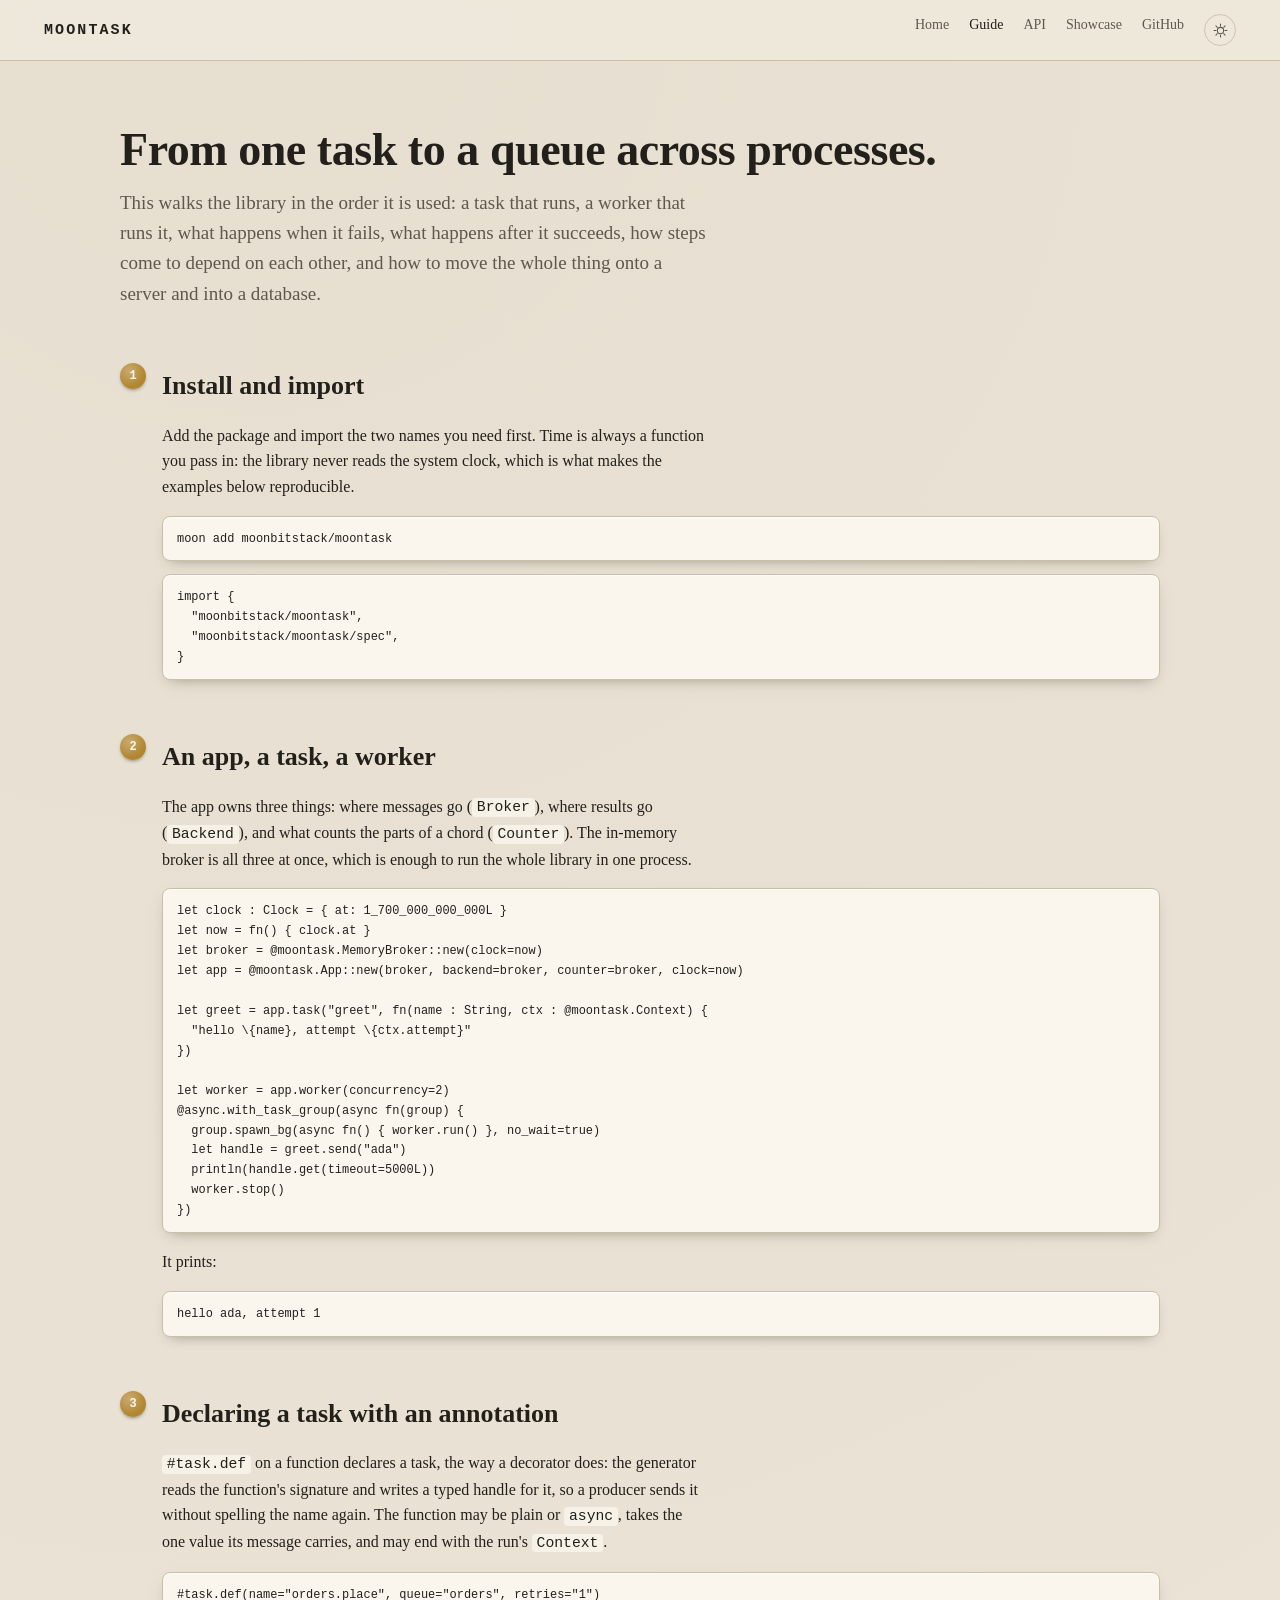
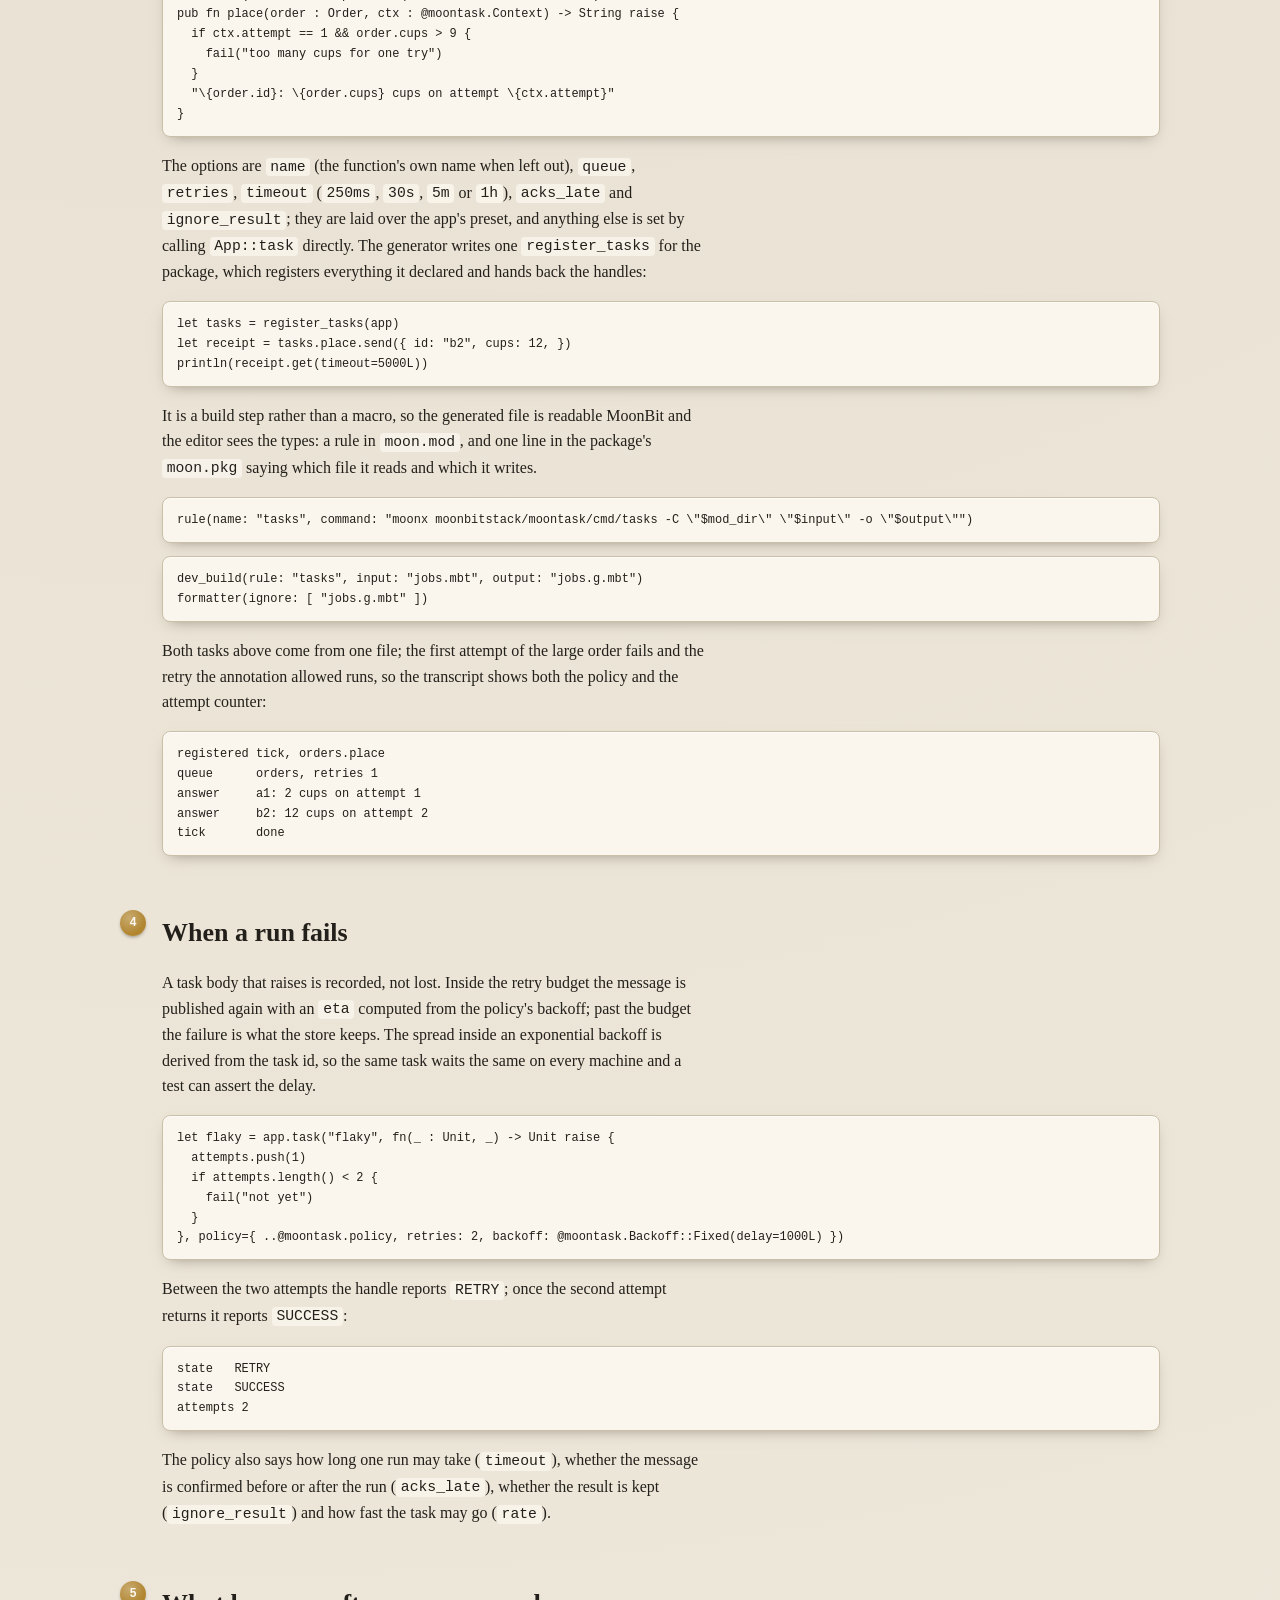
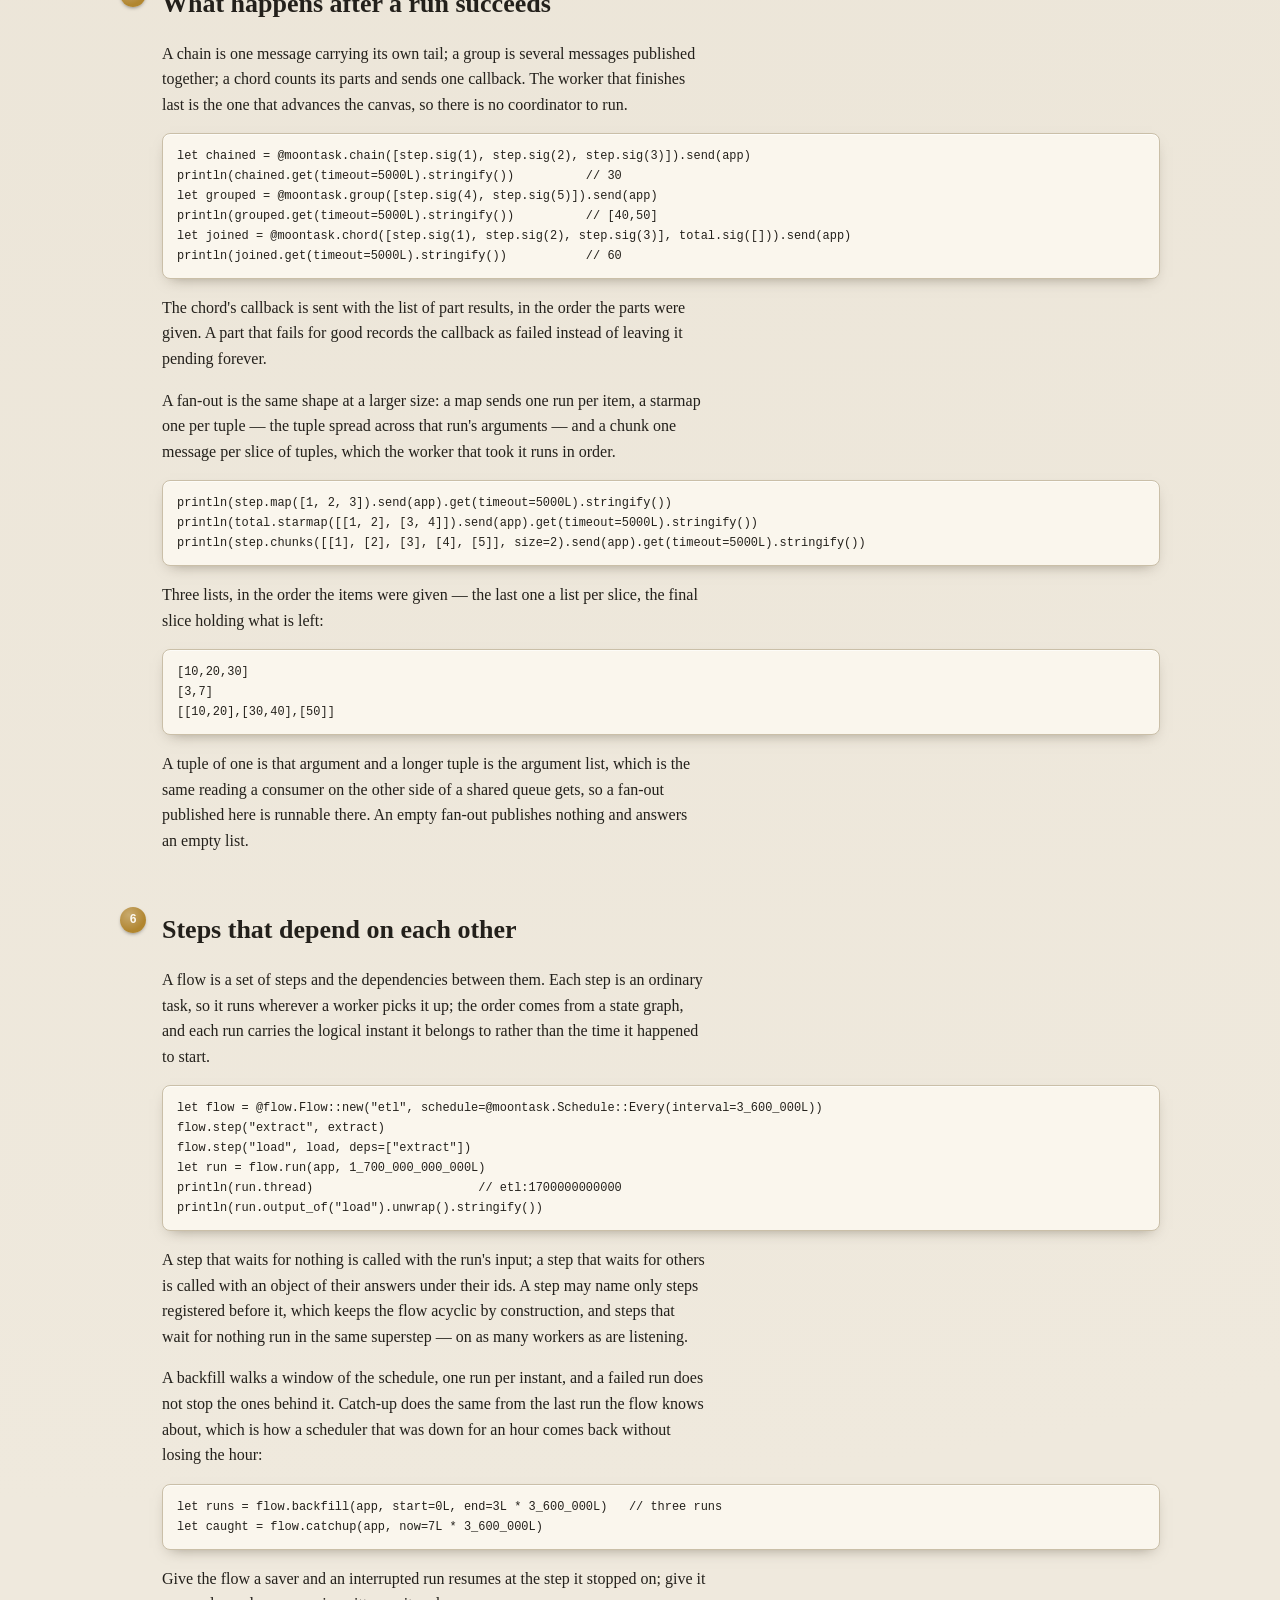
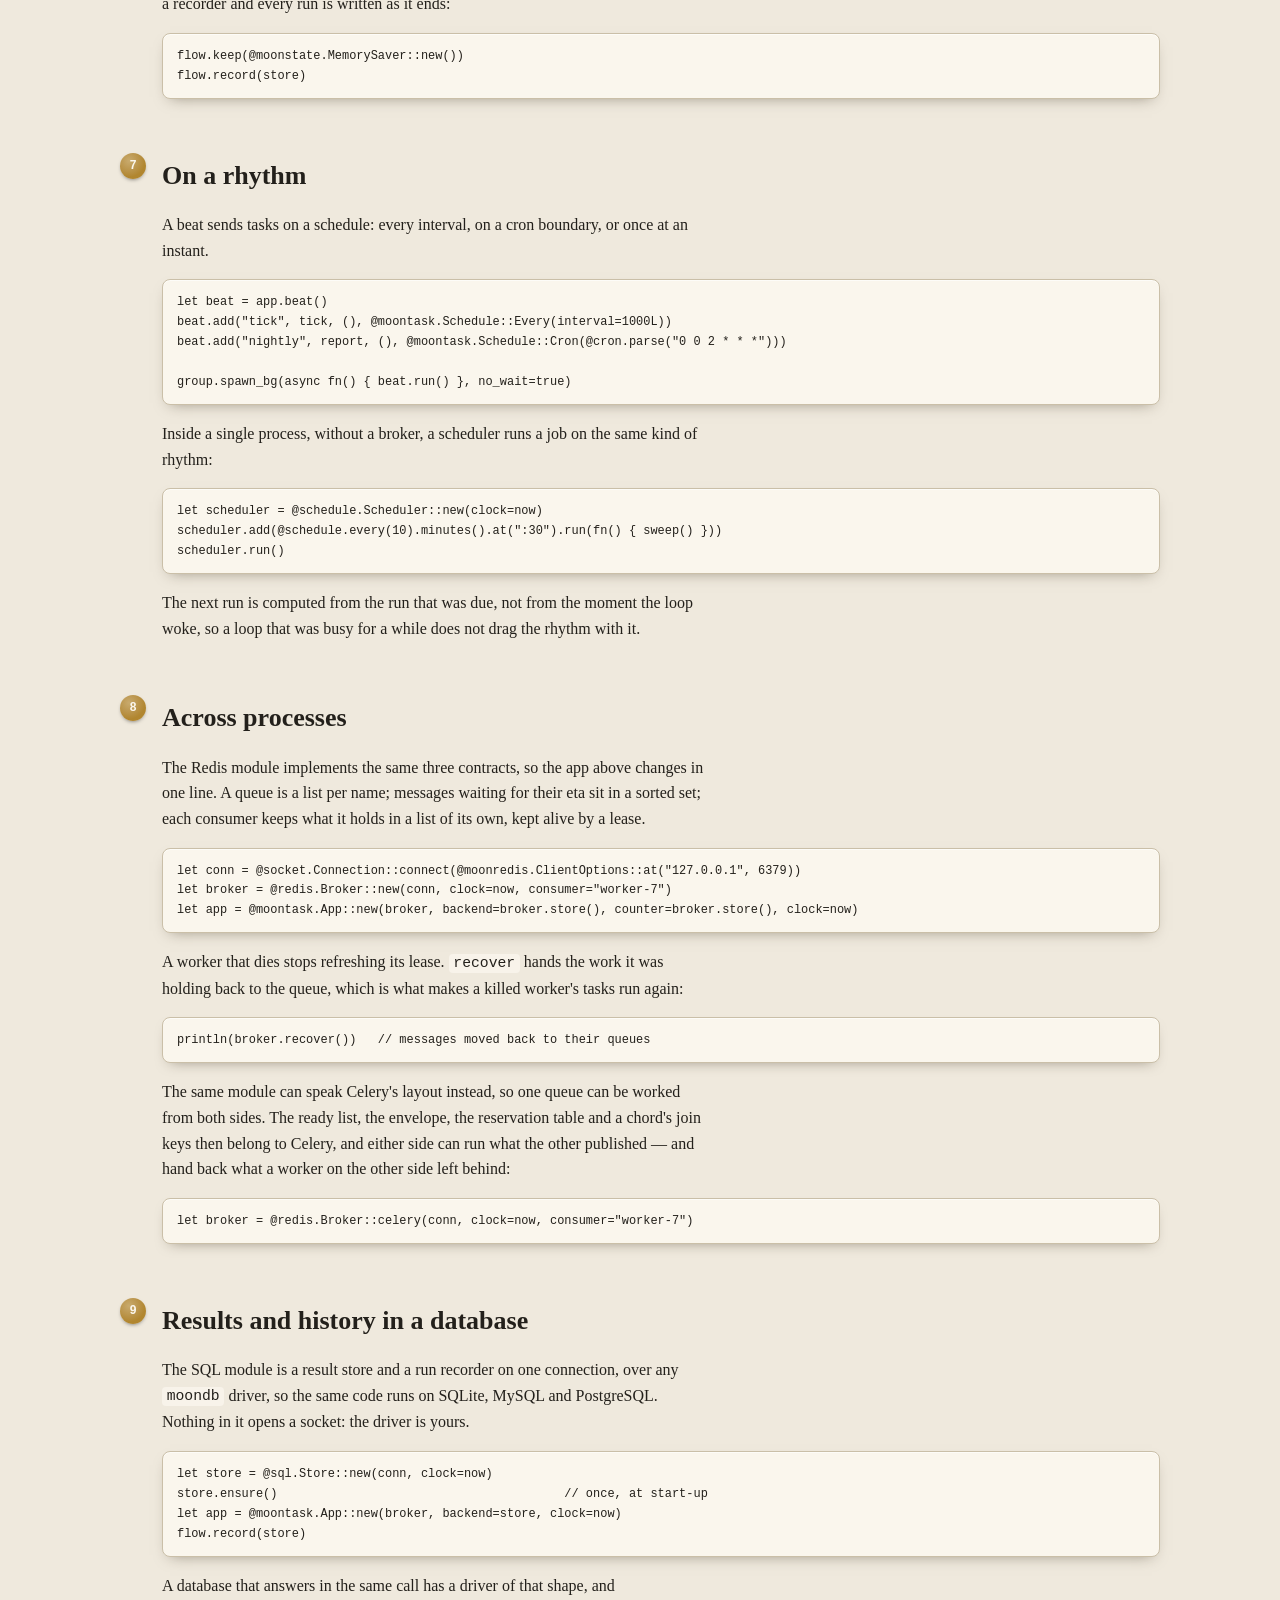
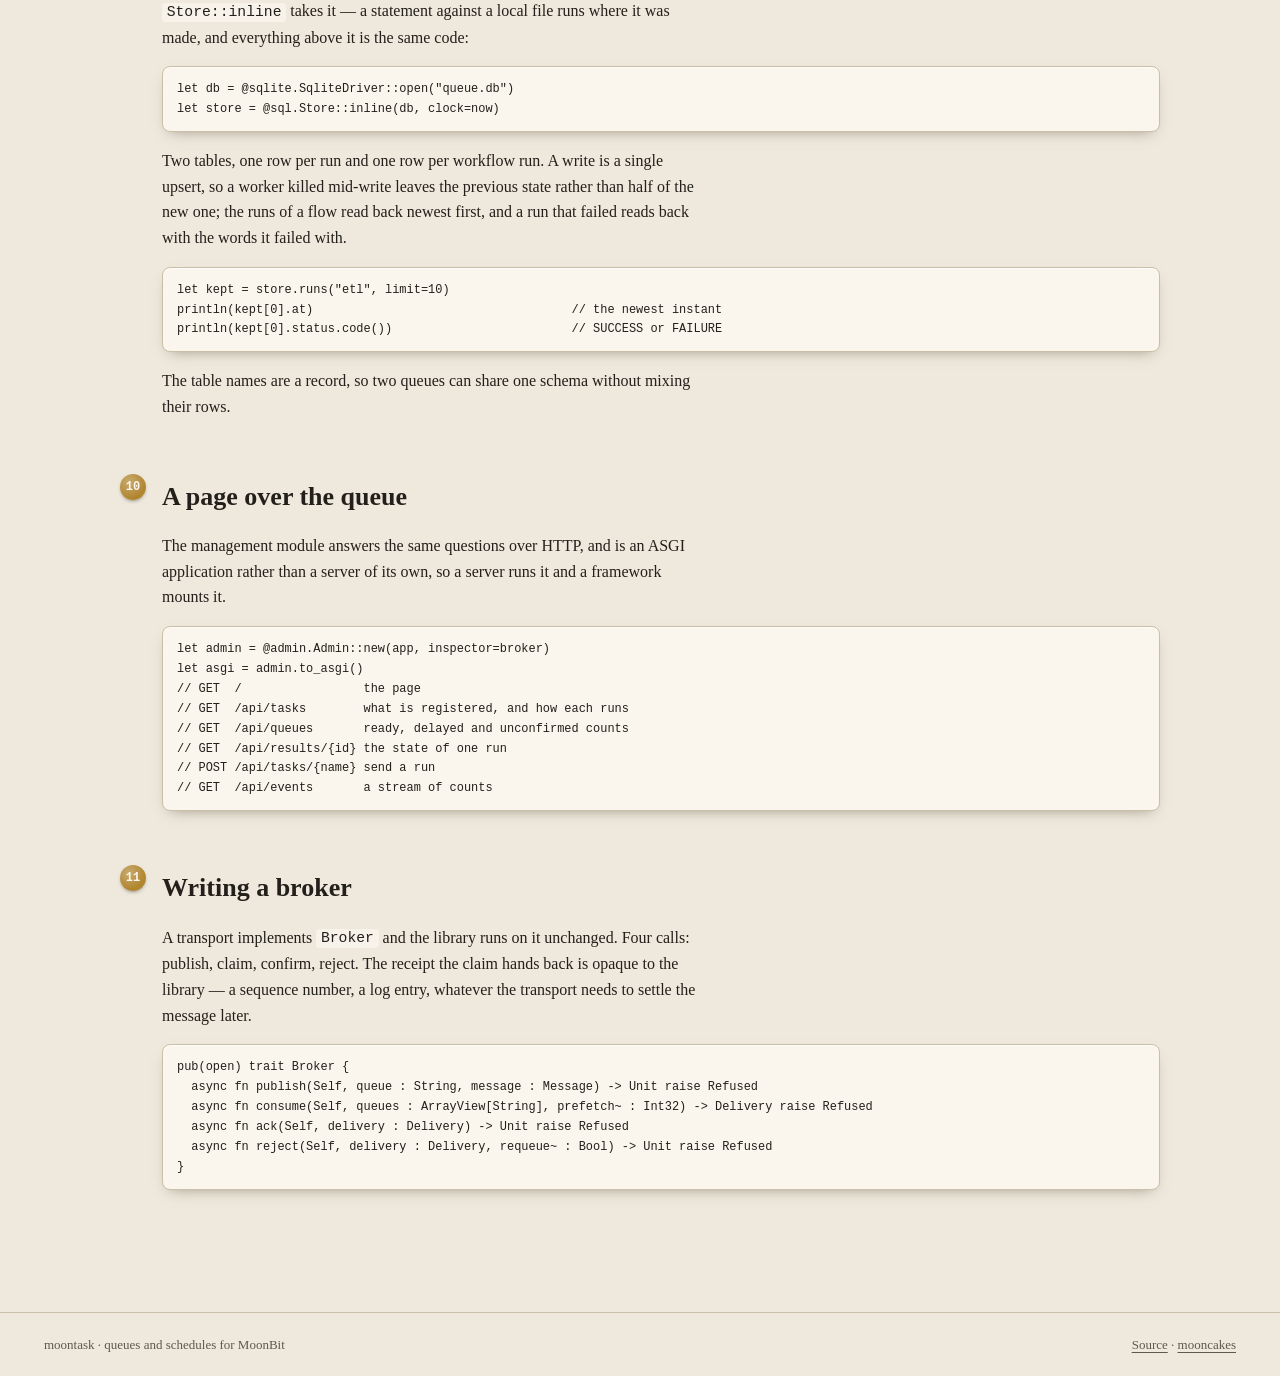
<file: docs/guide.html>
<!DOCTYPE html>
<html lang="en">
<head>
<meta charset="utf-8">
<meta name="viewport" content="width=device-width, initial-scale=1">
<title>moontask · guide</title>
<meta name="description" content="From one task to a queue across processes: tasks, retries, the canvas, workflows, the beat, Redis, SQL and the management page.">
<script>try{var t=localStorage.getItem("moontask-theme");if(t)document.documentElement.setAttribute("data-theme",t);}catch(e){}</script>
<link rel="stylesheet" href="assets/style.css">
<link rel="icon" href="data:image/svg+xml,%3Csvg xmlns='http://www.w3.org/2000/svg' viewBox='0 0 32 32'%3E%3Crect width='32' height='32' rx='6' fill='%238a6540'/%3E%3Crect x='7' y='9' width='18' height='13' rx='2' fill='%23fbf7ee'/%3E%3Ccircle cx='16' cy='15.5' r='2.6' fill='%238c3b2f'/%3E%3C/svg%3E">
</head>
<body>
<header class="top">
  <a class="brand" href="./index.html">moontask</a>
  <nav>
    <a href="./index.html">Home</a>
    <a href="./guide.html" aria-current="page">Guide</a>
    <a href="./api.html">API</a>
    <a href="./showcase.html">Showcase</a>
    <a href="https://github.com/moonbitstack/moontask">GitHub</a>
    <button class="theme-toggle" type="button" aria-label="Switch between the light and dark theme" title="Light or dark">
      <svg viewBox="0 0 20 20" aria-hidden="true"><circle cx="10" cy="10" r="4.2"/><g class="rays"><path d="M10 1.4v2.6M10 16v2.6M1.4 10h2.6M16 10h2.6M3.9 3.9l1.8 1.8M14.3 14.3l1.8 1.8M16.1 3.9l-1.8 1.8M5.7 14.3l-1.8 1.8"/></g></svg>
    </button>
  </nav>
</header>

<main>
  <h1>From one task to a queue across processes.</h1>
  <p class="lede">This walks the library in the order it is used: a task that runs, a worker that runs it, what happens when it fails, what happens after it succeeds, how steps come to depend on each other, and how to move the whole thing onto a server and into a database.</p>

  <ol class="steps">
    <li>
      <h2>Install and import</h2>
      <p>Add the package and import the two names you need first. Time is always a function you pass in: the library never reads the system clock, which is what makes the examples below reproducible.</p>
      <pre class="sig"><code>moon add moonbitstack/moontask</code></pre>
      <pre class="sig"><code>import {
  "moonbitstack/moontask",
  "moonbitstack/moontask/spec",
}</code></pre>
    </li>

    <li>
      <h2>An app, a task, a worker</h2>
      <p>The app owns three things: where messages go (<code>Broker</code>), where results go (<code>Backend</code>), and what counts the parts of a chord (<code>Counter</code>). The in-memory broker is all three at once, which is enough to run the whole library in one process.</p>
<pre class="sig"><code>let clock : Clock = { at: 1_700_000_000_000L }
let now = fn() { clock.at }
let broker = @moontask.MemoryBroker::new(clock=now)
let app = @moontask.App::new(broker, backend=broker, counter=broker, clock=now)

let greet = app.task("greet", fn(name : String, ctx : @moontask.Context) {
  "hello \{name}, attempt \{ctx.attempt}"
})

let worker = app.worker(concurrency=2)
@async.with_task_group(async fn(group) {
  group.spawn_bg(async fn() { worker.run() }, no_wait=true)
  let handle = greet.send("ada")
  println(handle.get(timeout=5000L))
  worker.stop()
})</code></pre>
      <p>It prints:</p>
      <pre class="term"><code>hello ada, attempt 1</code></pre>
    </li>

    <li>
      <h2>Declaring a task with an annotation</h2>
      <p><code>#task.def</code> on a function declares a task, the way a decorator does: the generator reads the function's signature and writes a typed handle for it, so a producer sends it without spelling the name again. The function may be plain or <code>async</code>, takes the one value its message carries, and may end with the run's <code>Context</code>.</p>
<pre class="sig"><code>#task.def(name="orders.place", queue="orders", retries="1")
pub fn place(order : Order, ctx : @moontask.Context) -> String raise {
  if ctx.attempt == 1 &amp;&amp; order.cups &gt; 9 {
    fail("too many cups for one try")
  }
  "\{order.id}: \{order.cups} cups on attempt \{ctx.attempt}"
}</code></pre>
      <p>The options are <code>name</code> (the function's own name when left out), <code>queue</code>, <code>retries</code>, <code>timeout</code> (<code>250ms</code>, <code>30s</code>, <code>5m</code> or <code>1h</code>), <code>acks_late</code> and <code>ignore_result</code>; they are laid over the app's preset, and anything else is set by calling <code>App::task</code> directly. The generator writes one <code>register_tasks</code> for the package, which registers everything it declared and hands back the handles:</p>
<pre class="sig"><code>let tasks = register_tasks(app)
let receipt = tasks.place.send({ id: "b2", cups: 12, })
println(receipt.get(timeout=5000L))</code></pre>
      <p>It is a build step rather than a macro, so the generated file is readable MoonBit and the editor sees the types: a rule in <code>moon.mod</code>, and one line in the package's <code>moon.pkg</code> saying which file it reads and which it writes.</p>
<pre class="sig"><code>rule(name: "tasks", command: "moonx moonbitstack/moontask/cmd/tasks -C \"$mod_dir\" \"$input\" -o \"$output\"")</code></pre>
<pre class="sig"><code>dev_build(rule: "tasks", input: "jobs.mbt", output: "jobs.g.mbt")
formatter(ignore: [ "jobs.g.mbt" ])</code></pre>
      <p>Both tasks above come from one file; the first attempt of the large order fails and the retry the annotation allowed runs, so the transcript shows both the policy and the attempt counter:</p>
      <pre class="term"><code>registered tick, orders.place
queue      orders, retries 1
answer     a1: 2 cups on attempt 1
answer     b2: 12 cups on attempt 2
tick       done</code></pre>
    </li>

    <li>
      <h2>When a run fails</h2>
      <p>A task body that raises is recorded, not lost. Inside the retry budget the message is published again with an <code>eta</code> computed from the policy's backoff; past the budget the failure is what the store keeps. The spread inside an exponential backoff is derived from the task id, so the same task waits the same on every machine and a test can assert the delay.</p>
<pre class="sig"><code>let flaky = app.task("flaky", fn(_ : Unit, _) -> Unit raise {
  attempts.push(1)
  if attempts.length() &lt; 2 {
    fail("not yet")
  }
}, policy={ ..@moontask.policy, retries: 2, backoff: @moontask.Backoff::Fixed(delay=1000L) })</code></pre>
      <p>Between the two attempts the handle reports <code>RETRY</code>; once the second attempt returns it reports <code>SUCCESS</code>:</p>
      <pre class="term"><code>state   RETRY
state   SUCCESS
attempts 2</code></pre>
      <p>The policy also says how long one run may take (<code>timeout</code>), whether the message is confirmed before or after the run (<code>acks_late</code>), whether the result is kept (<code>ignore_result</code>) and how fast the task may go (<code>rate</code>).</p>
    </li>

    <li>
      <h2>What happens after a run succeeds</h2>
      <p>A chain is one message carrying its own tail; a group is several messages published together; a chord counts its parts and sends one callback. The worker that finishes last is the one that advances the canvas, so there is no coordinator to run.</p>
<pre class="sig"><code>let chained = @moontask.chain([step.sig(1), step.sig(2), step.sig(3)]).send(app)
println(chained.get(timeout=5000L).stringify())          // 30
let grouped = @moontask.group([step.sig(4), step.sig(5)]).send(app)
println(grouped.get(timeout=5000L).stringify())          // [40,50]
let joined = @moontask.chord([step.sig(1), step.sig(2), step.sig(3)], total.sig([])).send(app)
println(joined.get(timeout=5000L).stringify())           // 60</code></pre>
      <p>The chord's callback is sent with the list of part results, in the order the parts were given. A part that fails for good records the callback as failed instead of leaving it pending forever.</p>
      <p>A fan-out is the same shape at a larger size: a map sends one run per item, a starmap one per tuple — the tuple spread across that run's arguments — and a chunk one message per slice of tuples, which the worker that took it runs in order.</p>
<pre class="sig"><code>println(step.map([1, 2, 3]).send(app).get(timeout=5000L).stringify())
println(total.starmap([[1, 2], [3, 4]]).send(app).get(timeout=5000L).stringify())
println(step.chunks([[1], [2], [3], [4], [5]], size=2).send(app).get(timeout=5000L).stringify())</code></pre>
      <p>Three lists, in the order the items were given — the last one a list per slice, the final slice holding what is left:</p>
      <pre class="term"><code>[10,20,30]
[3,7]
[[10,20],[30,40],[50]]</code></pre>
      <p>A tuple of one is that argument and a longer tuple is the argument list, which is the same reading a consumer on the other side of a shared queue gets, so a fan-out published here is runnable there. An empty fan-out publishes nothing and answers an empty list.</p>
    </li>

    <li>
      <h2>Steps that depend on each other</h2>
      <p>A flow is a set of steps and the dependencies between them. Each step is an ordinary task, so it runs wherever a worker picks it up; the order comes from a state graph, and each run carries the logical instant it belongs to rather than the time it happened to start.</p>
<pre class="sig"><code>let flow = @flow.Flow::new("etl", schedule=@moontask.Schedule::Every(interval=3_600_000L))
flow.step("extract", extract)
flow.step("load", load, deps=["extract"])
let run = flow.run(app, 1_700_000_000_000L)
println(run.thread)                       // etl:1700000000000
println(run.output_of("load").unwrap().stringify())</code></pre>
      <p>A step that waits for nothing is called with the run's input; a step that waits for others is called with an object of their answers under their ids. A step may name only steps registered before it, which keeps the flow acyclic by construction, and steps that wait for nothing run in the same superstep — on as many workers as are listening.</p>
      <p>A backfill walks a window of the schedule, one run per instant, and a failed run does not stop the ones behind it. Catch-up does the same from the last run the flow knows about, which is how a scheduler that was down for an hour comes back without losing the hour:</p>
<pre class="sig"><code>let runs = flow.backfill(app, start=0L, end=3L * 3_600_000L)   // three runs
let caught = flow.catchup(app, now=7L * 3_600_000L)</code></pre>
      <p>Give the flow a saver and an interrupted run resumes at the step it stopped on; give it a recorder and every run is written as it ends:</p>
<pre class="sig"><code>flow.keep(@moonstate.MemorySaver::new())
flow.record(store)</code></pre>
    </li>

    <li>
      <h2>On a rhythm</h2>
      <p>A beat sends tasks on a schedule: every interval, on a cron boundary, or once at an instant.</p>
<pre class="sig"><code>let beat = app.beat()
beat.add("tick", tick, (), @moontask.Schedule::Every(interval=1000L))
beat.add("nightly", report, (), @moontask.Schedule::Cron(@cron.parse("0 0 2 * * *")))

group.spawn_bg(async fn() { beat.run() }, no_wait=true)</code></pre>
      <p>Inside a single process, without a broker, a scheduler runs a job on the same kind of rhythm:</p>
<pre class="sig"><code>let scheduler = @schedule.Scheduler::new(clock=now)
scheduler.add(@schedule.every(10).minutes().at(":30").run(fn() { sweep() }))
scheduler.run()</code></pre>
      <p>The next run is computed from the run that was due, not from the moment the loop woke, so a loop that was busy for a while does not drag the rhythm with it.</p>
    </li>

    <li>
      <h2>Across processes</h2>
      <p>The Redis module implements the same three contracts, so the app above changes in one line. A queue is a list per name; messages waiting for their eta sit in a sorted set; each consumer keeps what it holds in a list of its own, kept alive by a lease.</p>
<pre class="sig"><code>let conn = @socket.Connection::connect(@moonredis.ClientOptions::at("127.0.0.1", 6379))
let broker = @redis.Broker::new(conn, clock=now, consumer="worker-7")
let app = @moontask.App::new(broker, backend=broker.store(), counter=broker.store(), clock=now)</code></pre>
      <p>A worker that dies stops refreshing its lease. <code>recover</code> hands the work it was holding back to the queue, which is what makes a killed worker's tasks run again:</p>
<pre class="sig"><code>println(broker.recover())   // messages moved back to their queues</code></pre>
      <p>The same module can speak Celery's layout instead, so one queue can be worked from both sides. The ready list, the envelope, the reservation table and a chord's join keys then belong to Celery, and either side can run what the other published — and hand back what a worker on the other side left behind:</p>
<pre class="sig"><code>let broker = @redis.Broker::celery(conn, clock=now, consumer="worker-7")</code></pre>
    </li>

    <li>
      <h2>Results and history in a database</h2>
      <p>The SQL module is a result store and a run recorder on one connection, over any <code>moondb</code> driver, so the same code runs on SQLite, MySQL and PostgreSQL. Nothing in it opens a socket: the driver is yours.</p>
<pre class="sig"><code>let store = @sql.Store::new(conn, clock=now)
store.ensure()                                        // once, at start-up
let app = @moontask.App::new(broker, backend=store, clock=now)
flow.record(store)</code></pre>
      <p>A database that answers in the same call has a driver of that shape, and <code>Store::inline</code> takes it — a statement against a local file runs where it was made, and everything above it is the same code:</p>
<pre class="sig"><code>let db = @sqlite.SqliteDriver::open("queue.db")
let store = @sql.Store::inline(db, clock=now)</code></pre>
      <p>Two tables, one row per run and one row per workflow run. A write is a single upsert, so a worker killed mid-write leaves the previous state rather than half of the new one; the runs of a flow read back newest first, and a run that failed reads back with the words it failed with.</p>
<pre class="sig"><code>let kept = store.runs("etl", limit=10)
println(kept[0].at)                                    // the newest instant
println(kept[0].status.code())                         // SUCCESS or FAILURE</code></pre>
      <p>The table names are a record, so two queues can share one schema without mixing their rows.</p>
    </li>

    <li>
      <h2>A page over the queue</h2>
      <p>The management module answers the same questions over HTTP, and is an ASGI application rather than a server of its own, so a server runs it and a framework mounts it.</p>
<pre class="sig"><code>let admin = @admin.Admin::new(app, inspector=broker)
let asgi = admin.to_asgi()
// GET  /                 the page
// GET  /api/tasks        what is registered, and how each runs
// GET  /api/queues       ready, delayed and unconfirmed counts
// GET  /api/results/{id} the state of one run
// POST /api/tasks/{name} send a run
// GET  /api/events       a stream of counts</code></pre>
    </li>

    <li>
      <h2>Writing a broker</h2>
      <p>A transport implements <code>Broker</code> and the library runs on it unchanged. Four calls: publish, claim, confirm, reject. The receipt the claim hands back is opaque to the library — a sequence number, a log entry, whatever the transport needs to settle the message later.</p>
<pre class="sig"><code>pub(open) trait Broker {
  async fn publish(Self, queue : String, message : Message) -> Unit raise Refused
  async fn consume(Self, queues : ArrayView[String], prefetch~ : Int32) -> Delivery raise Refused
  async fn ack(Self, delivery : Delivery) -> Unit raise Refused
  async fn reject(Self, delivery : Delivery, requeue~ : Bool) -> Unit raise Refused
}</code></pre>
    </li>
  </ol>
</main>

<footer>
  <span>moontask · queues and schedules for MoonBit</span>
  <span><a href="https://github.com/moonbitstack/moontask">Source</a> · <a href="https://mooncakes.io/docs/moonbitstack/moontask">mooncakes</a></span>
</footer>

<script>
  const root = document.documentElement;
  const mark = () => root.classList.toggle("at-top", scrollY === 0);
  addEventListener("scroll", mark, { passive: true });
  mark();
</script>
<script src="assets/theme.js"></script>
</body>
</html>
</file>
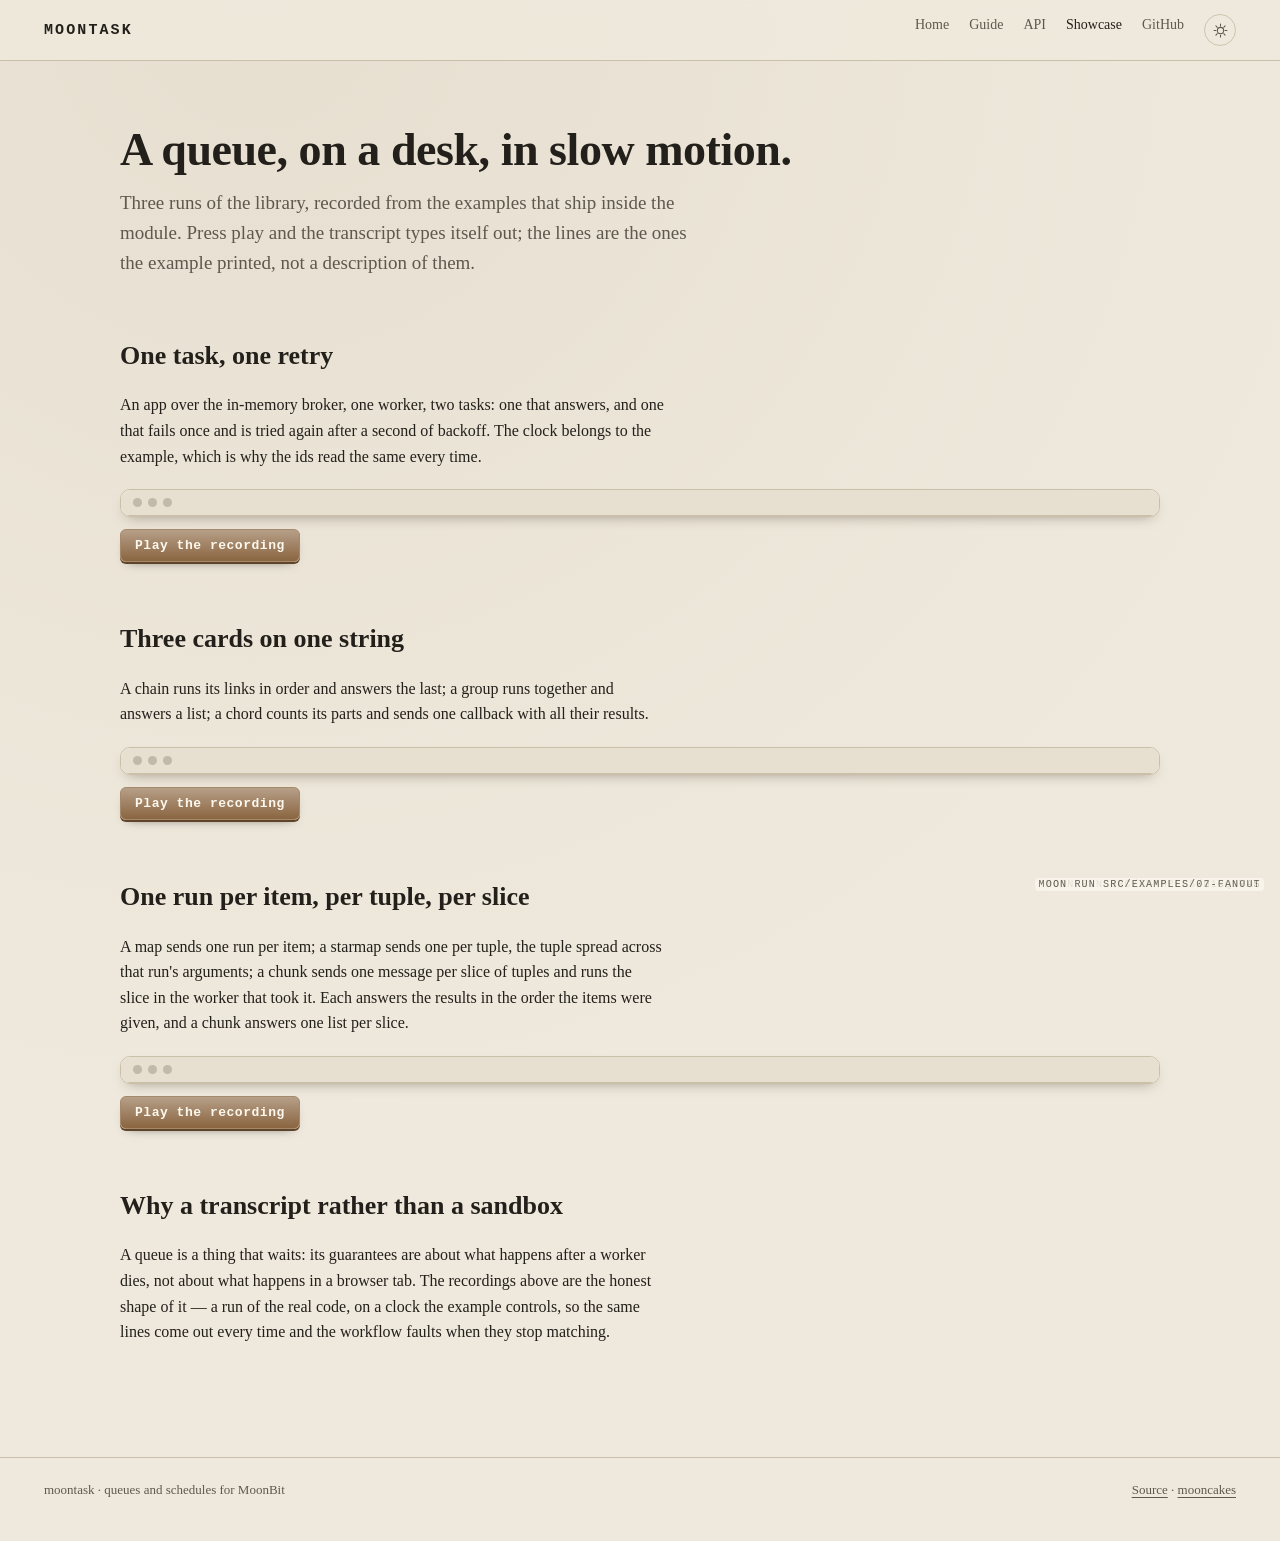
<file: docs/showcase.html>
<!DOCTYPE html>
<html lang="en">
<head>
<meta charset="utf-8">
<meta name="viewport" content="width=device-width, initial-scale=1">
<title>moontask · showcase</title>
<meta name="description" content="Three runs of the library, recorded from the examples that ship with it.">
<script>try{var t=localStorage.getItem("moontask-theme");if(t)document.documentElement.setAttribute("data-theme",t);}catch(e){}</script>
<link rel="stylesheet" href="assets/style.css">
<link rel="icon" href="data:image/svg+xml,%3Csvg xmlns='http://www.w3.org/2000/svg' viewBox='0 0 32 32'%3E%3Crect width='32' height='32' rx='6' fill='%238a6540'/%3E%3Crect x='7' y='9' width='18' height='13' rx='2' fill='%23fbf7ee'/%3E%3Ccircle cx='16' cy='15.5' r='2.6' fill='%238c3b2f'/%3E%3C/svg%3E">
</head>
<body>
<header class="top">
  <a class="brand" href="./index.html">moontask</a>
  <nav>
    <a href="./index.html">Home</a>
    <a href="./guide.html">Guide</a>
    <a href="./api.html">API</a>
    <a href="./showcase.html" aria-current="page">Showcase</a>
    <a href="https://github.com/moonbitstack/moontask">GitHub</a>
    <button class="theme-toggle" type="button" aria-label="Switch between the light and dark theme" title="Light or dark">
      <svg viewBox="0 0 20 20" aria-hidden="true"><circle cx="10" cy="10" r="4.2"/><g class="rays"><path d="M10 1.4v2.6M10 16v2.6M1.4 10h2.6M16 10h2.6M3.9 3.9l1.8 1.8M14.3 14.3l1.8 1.8M16.1 3.9l-1.8 1.8M5.7 14.3l-1.8 1.8"/></g></svg>
    </button>
  </nav>
</header>

<main>
  <h1>A queue, on a desk, in slow motion.</h1>
  <p class="lede">Three runs of the library, recorded from the examples that ship inside the module. Press play and the transcript types itself out; the lines are the ones the example printed, not a description of them.</p>

  <h2>One task, one retry</h2>
  <p>An app over the in-memory broker, one worker, two tasks: one that answers, and one that fails once and is tried again after a second of backoff. The clock belongs to the example, which is why the ids read the same every time.</p>

  <div class="terminal">
    <div class="bar"><i></i><i></i><i></i></div>
    <pre class="scroll" id="queue-out" aria-live="polite"></pre>
  </div>
  <div class="actions">
    <button class="play" data-play="queue">Play the recording</button>
    <span class="desk-caption"><code id="queue-cmd"></code></span>
  </div>

  <h2>Three cards on one string</h2>
  <p>A chain runs its links in order and answers the last; a group runs together and answers a list; a chord counts its parts and sends one callback with all their results.</p>

  <div class="terminal">
    <div class="bar"><i></i><i></i><i></i></div>
    <pre class="scroll" id="canvas-out" aria-live="polite"></pre>
  </div>
  <div class="actions">
    <button class="play" data-play="canvas">Play the recording</button>
    <span class="desk-caption"><code id="canvas-cmd"></code></span>
  </div>

  <h2>One run per item, per tuple, per slice</h2>
  <p>A map sends one run per item; a starmap sends one per tuple, the tuple spread across that run's arguments; a chunk sends one message per slice of tuples and runs the slice in the worker that took it. Each answers the results in the order the items were given, and a chunk answers one list per slice.</p>

  <div class="terminal">
    <div class="bar"><i></i><i></i><i></i></div>
    <pre class="scroll" id="fanout-out" aria-live="polite"></pre>
  </div>
  <div class="actions">
    <button class="play" data-play="fanout">Play the recording</button>
    <span class="desk-caption"><code id="fanout-cmd"></code></span>
  </div>

  <h2>Why a transcript rather than a sandbox</h2>
  <p>A queue is a thing that waits: its guarantees are about what happens after a worker dies, not about what happens in a browser tab. The recordings above are the honest shape of it — a run of the real code, on a clock the example controls, so the same lines come out every time and the workflow faults when they stop matching.</p>
</main>

<footer>
  <span>moontask · queues and schedules for MoonBit</span>
  <span><a href="https://github.com/moonbitstack/moontask">Source</a> · <a href="https://mooncakes.io/docs/moonbitstack/moontask">mooncakes</a></span>
</footer>

<script src="assets/transcripts.js"></script>
<script>
  const root = document.documentElement;
  const mark = () => root.classList.toggle("at-top", scrollY === 0);
  addEventListener("scroll", mark, { passive: true });
  mark();

  const colour = (line) => {
    const at = line.indexOf(" ");
    const key = line.slice(0, at);
    const rest = line.slice(at + 1);
    const span = document.createElement("span");
    const head = document.createElement("span");
    head.className = "key";
    head.textContent = key;
    const tail = document.createElement("span");
    tail.className = "val";
    tail.textContent = " " + rest;
    span.append(head, tail);
    return span;
  };

  const play = async (name) => {
    const recording = window.TRANSCRIPTS[name];
    const out = document.getElementById(name + "-out");
    document.getElementById(name + "-cmd").textContent = recording.command;
    out.replaceChildren();
    const prompt = document.createElement("span");
    prompt.className = "line prompt";
    prompt.textContent = "$ " + recording.command;
    out.append(prompt);
    for (const line of recording.lines) {
      const row = document.createElement("span");
      row.className = "line";
      row.append(colour(line));
      out.append(row);
      await new Promise((r) => setTimeout(r, 320));
    }
  };

  for (const button of document.querySelectorAll("[data-play]")) {
    button.addEventListener("click", () => play(button.dataset.play));
  }
  for (const name of ["queue", "canvas", "fanout"]) {
    document.getElementById(name + "-cmd").textContent = window.TRANSCRIPTS[name].command;
  }
</script>
<script src="assets/theme.js"></script>
</body>
</html>
</file>
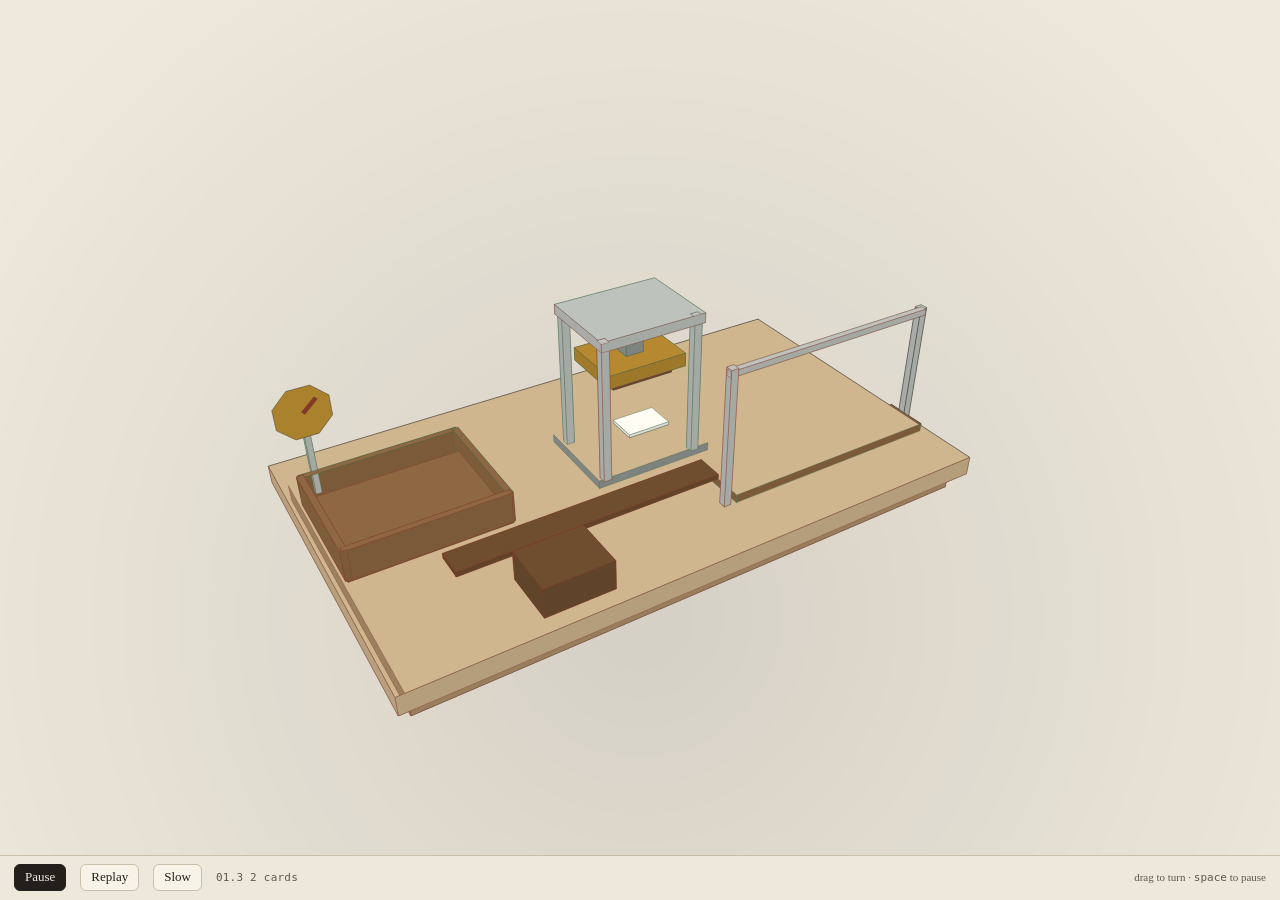
<file: docs/figures/floor.html>
<!doctype html>
<html lang="en">
<head>
<meta charset="utf-8">
<meta name="viewport" content="width=device-width,initial-scale=1">
<title>The floor — a figure of moontask</title>
<style>
  /* The figure reads the same palette as the site: one set of names, three ways
     of choosing them (system dark, an explicit light, an explicit dark), so the
     drawing turns with the page instead of sitting on it as a light rectangle. */
  :root {
    --paper: #efe9dd;
    --paper-2: #e3dbcb;
    --ink: #23201b;
    --ink-2: #5f584c;
    --line: #cabfa8;
    --wood: #8a6540;
    --wood-dark: #6b4c2e;
    --brass: #b1862f;
    --seal: #8c3b2f;
    --green: #3f6b4a;
    --card: #fbf7ee;
    --card-face: #fbf7ee;
    --table: #cbb18b;
    --table-edge: #a98d68;
    --steel: #b9bdb8;
    --steel-edge: #8d938e;
    color-scheme: light;
  }
  @media (prefers-color-scheme: dark) {
    :root:not([data-theme="light"]) {
      --paper: #16140f;
      --paper-2: #1d1a14;
      --ink: #ece6d8;
      --ink-2: #a89e8b;
      --line: #3a342a;
      --wood: #6a4a2c;
      --wood-dark: #3f2c1a;
      --brass: #d3a952;
      --seal: #b4574a;
      --green: #7fae8b;
      --card: #2a261e;
      --card-face: #efe4c9;
      --table: #6b4a2b;
      --table-edge: #4a3320;
      --steel: #565f5c;
      --steel-edge: #3c4341;
      color-scheme: dark;
    }
  }
  :root[data-theme="dark"] {
    --paper: #16140f;
    --paper-2: #1d1a14;
    --ink: #ece6d8;
    --ink-2: #a89e8b;
    --line: #3a342a;
    --wood: #6a4a2c;
    --wood-dark: #3f2c1a;
    --brass: #d3a952;
    --seal: #b4574a;
    --green: #7fae8b;
    --card: #2a261e;
    --card-face: #efe4c9;
    --table: #6b4a2b;
    --table-edge: #4a3320;
    --steel: #565f5c;
    --steel-edge: #3c4341;
    color-scheme: dark;
  }

  * { box-sizing: border-box; }
  html, body { height: 100%; margin: 0; background: var(--paper); color: var(--ink); }
  body {
    font: 13px/1.4 ui-serif, Georgia, "Iowan Old Style", "Times New Roman", serif;
    display: flex;
    flex-direction: column;
    overflow: hidden;
  }
  #stage { flex: 1 1 auto; position: relative; min-height: 0; }
  canvas { display: block; width: 100%; height: 100%; touch-action: none; cursor: grab; }
  canvas.dragging { cursor: grabbing; }

  .hud {
    flex: 0 0 auto;
    display: flex;
    align-items: center;
    gap: 14px;
    padding: 8px 14px 9px;
    border-top: 1px solid var(--line);
    background: color-mix(in srgb, var(--paper) 88%, var(--paper-2));
  }
  .hud .spacer { flex: 1 1 auto; }
  button {
    font: inherit;
    color: var(--ink);
    background: color-mix(in srgb, var(--card) 70%, var(--paper));
    border: 1px solid var(--line);
    border-radius: 6px;
    padding: 3px 10px 4px;
    cursor: pointer;
  }
  button:hover { border-color: color-mix(in srgb, var(--ink) 40%, var(--line)); }
  button[aria-pressed="true"] { background: var(--ink); color: var(--paper); border-color: var(--ink); }
  output { color: var(--ink-2); font-family: ui-monospace, Menlo, Consolas, monospace; font-size: 11px; letter-spacing: .02em; }
  .key { color: var(--ink-2); font-size: 11px; }
  .key i { font-style: normal; font-family: ui-monospace, Menlo, Consolas, monospace; }
</style>
</head>
<body>
<div id="stage"><canvas id="floor"></canvas></div>
<div class="hud">
  <button id="play" type="button" aria-pressed="true">Pause</button>
  <button id="again" type="button">Replay</button>
  <button id="slow" type="button">Slow</button>
  <output id="clock">00:00</output>
  <span class="spacer"></span>
  <span class="key">drag to turn · <i>space</i> to pause</span>
</div>

<script src="floor-data.js"></script>
<script>
(function () {
  "use strict";

  /* ---- palette ---------------------------------------------------------- */

  var css = getComputedStyle(document.documentElement);
  function colour(name, fallback) {
    var v = css.getPropertyValue(name).trim();
    return v || fallback;
  }
  var PAL = {};
  function readPalette() {
    css = getComputedStyle(document.documentElement);
    PAL = {
      paper: colour("--paper", "#efe9dd"),
      ink: colour("--ink", "#23201b"),
      ink2: colour("--ink-2", "#5f584c"),
      line: colour("--line", "#cabfa8"),
      wood: colour("--wood", "#8a6540"),
      woodDark: colour("--wood-dark", "#6b4c2e"),
      brass: colour("--brass", "#b1862f"),
      seal: colour("--seal", "#8c3b2f"),
      green: colour("--green", "#3f6b4a"),
      card: colour("--card-face", "#fbf7ee"),
      table: colour("--table", "#cbb18b"),
      tableEdge: colour("--table-edge", "#a98d68"),
      steel: colour("--steel", "#b9bdb8"),
      steelEdge: colour("--steel-edge", "#8d938e")
    };
  }
  readPalette();

  /* ---- a small 3d: points, a camera, boxes ------------------------------- */

  var cam = { yaw: -0.55, pitch: 0.58, dist: 16.5, fov: 1050, target: { x: 0.35, y: 0.85, z: 0.2 } };
  var view = {};

  // A camera on a sphere around the target: yaw swings it round, pitch lifts it,
  // and the basis is rebuilt every frame so the projection and the depth sort
  // can never disagree about where the camera is.
  function prepare() {
    var cp = Math.cos(cam.pitch), sp = Math.sin(cam.pitch);
    var cy = Math.cos(cam.yaw), sy = Math.sin(cam.yaw);
    var eye = {
      x: cam.target.x + cam.dist * sy * cp,
      y: cam.target.y + cam.dist * sp,
      z: cam.target.z + cam.dist * cy * cp
    };
    var fx = cam.target.x - eye.x, fy = cam.target.y - eye.y, fz = cam.target.z - eye.z;
    var fl = Math.sqrt(fx * fx + fy * fy + fz * fz) || 1;
    fx /= fl; fy /= fl; fz /= fl;
    // right = forward x up, with up = (0,1,0)
    var rx = -fz, ry = 0, rz = fx;
    var rl = Math.sqrt(rx * rx + rz * rz) || 1;
    rx /= rl; rz /= rl;
    // up' = right x forward
    var ux = ry * fz - rz * fy;
    var uy = rz * fx - rx * fz;
    var uz = rx * fy - ry * fx;
    view.eye = eye;
    view.f = [fx, fy, fz];
    view.r = [rx, ry, rz];
    view.u = [ux, uy, uz];
  }

  // World -> screen, with the camera-space depth kept for the painter's
  // algorithm.
  function project(x, y, z) {
    var vx = x - view.eye.x, vy = y - view.eye.y, vz = z - view.eye.z;
    var depth = vx * view.f[0] + vy * view.f[1] + vz * view.f[2];
    if (depth < 0.2) depth = 0.2;
    var sx = vx * view.r[0] + vy * view.r[1] + vz * view.r[2];
    var sy = vx * view.u[0] + vy * view.u[1] + vz * view.u[2];
    var k = cam.fov / depth;
    return { x: W / 2 + sx * k, y: H / 2 - sy * k, d: depth };
  }

  var faces = [];
  function quad(points, fill, stroke, alpha) {
    var pts = points.map(function (p) { return project(p[0], p[1], p[2]); });
    var depth = 0;
    for (var i = 0; i < pts.length; i++) depth += pts[i].d;
    faces.push({ pts: pts, fill: fill, stroke: stroke, alpha: alpha === undefined ? 1 : alpha, d: depth / pts.length });
  }

  // A box with an optional rotation around its own vertical axis: eight corners,
  // six faces, each shaded by how much it faces the light.
  function box(cx, cy, cz, w, h, d, fill, yaw, alpha) {
    yaw = yaw || 0;
    var hw = w / 2, hh = h / 2, hd = d / 2;
    var cyaw = Math.cos(yaw), syaw = Math.sin(yaw);
    function corner(sx, sy, sz) {
      var x = sx * hw, z = sz * hd;
      return [cx + x * cyaw - z * syaw, cy + sy * hh, cz + x * syaw + z * cyaw];
    }
    var c = [
      corner(-1, -1, -1), corner(1, -1, -1), corner(1, -1, 1), corner(-1, -1, 1),
      corner(-1, 1, -1), corner(1, 1, -1), corner(1, 1, 1), corner(-1, 1, 1)
    ];
    var L = [-0.42, 0.82, 0.38];
    function shade(nx, ny, nz) {
      var lit = nx * L[0] + ny * L[1] + nz * L[2];
      var f = 0.78 + 0.30 * Math.max(0, lit) - 0.10 * Math.max(0, -lit);
      return tint(fill, f, alpha);
    }
    // All six faces go in and the painter's algorithm decides: on a convex box
    // the faces nearest the camera are drawn last and cover the ones behind, so
    // no culling test is needed and none can be wrong.
    function face(a, b, e, f, n) {
      quad([c[a], c[b], c[e], c[f]], shade(n[0], n[1], n[2]));
    }
    face(4, 5, 6, 7, [0, 1, 0]);
    face(0, 1, 2, 3, [0, -1, 0]);
    face(0, 3, 7, 4, [-cyaw, 0, -syaw]);
    face(1, 5, 6, 2, [cyaw, 0, syaw]);
    face(0, 4, 5, 1, [syaw, 0, -cyaw]);
    face(3, 2, 6, 7, [-syaw, 0, cyaw]);
  }

  function tint(hex, f, alpha) {
    var c = hex.replace("#", "");
    if (c.length === 3) c = c[0] + c[0] + c[1] + c[1] + c[2] + c[2];
    var r = parseInt(c.slice(0, 2), 16), g = parseInt(c.slice(2, 4), 16), b = parseInt(c.slice(4, 6), 16);
    function cl(v) { return Math.max(0, Math.min(255, Math.round(v * f))); }
    return "rgba(" + cl(r) + "," + cl(g) + "," + cl(b) + "," + (alpha === undefined ? 1 : alpha) + ")";
  }

  /* ---- the floor -------------------------------------------------------- */

  var CARDS = 6;
  var rackSlots = [];
  for (var s = 0; s < CARDS; s++) rackSlots.push({ x: 1.15 + s * 0.62, z: 1.72, y: 2.06 });

  var hopperSlots = [];
  for (var h = 0; h < 5; h++) hopperSlots.push({ x: -3.35, z: -0.35, y: 0.42 + h * 0.07 });

  var pressX = 0.35, pressZ = -0.1;

  function drawFloor(t) {
    // table
    box(0, 0.16, 0.2, 9.6, 0.32, 5.6, PAL.table);
    // table apron, so the slab reads as furniture rather than a plane
    box(0, -0.16, 0.2, 9.2, 0.30, 5.2, PAL.tableEdge);

    // hopper: a shallow open tray, four walls and a floor
    box(-3.35, 0.32, -0.35, 2.5, 0.10, 2.0, PAL.wood);
    box(-4.58, 0.56, -0.35, 0.10, 0.52, 2.0, PAL.wood);
    box(-2.12, 0.56, -0.35, 0.10, 0.52, 2.0, PAL.wood);
    box(-3.35, 0.56, -1.32, 2.5, 0.52, 0.10, PAL.wood);
    box(-3.35, 0.56, 0.62, 2.5, 0.52, 0.10, PAL.wood);

    // the press: a bed plate, four posts, a crossbar, and the head that comes
    // down on the card
    box(pressX, 0.40, pressZ, 2.0, 0.14, 1.5, PAL.steelEdge);
    box(pressX - 0.80, 1.55, pressZ - 0.60, 0.13, 2.4, 0.13, PAL.steel);
    box(pressX - 0.80, 1.55, pressZ + 0.60, 0.13, 2.4, 0.13, PAL.steel);
    box(pressX + 0.80, 1.55, pressZ - 0.60, 0.13, 2.4, 0.13, PAL.steel);
    box(pressX + 0.80, 1.55, pressZ + 0.60, 0.13, 2.4, 0.13, PAL.steel);
    box(pressX, 2.72, pressZ, 1.78, 0.16, 1.42, PAL.steel);
    // the ram, then the head, which is what the card sees
    box(pressX, 2.40 - press.lift * 0.5, pressZ, 0.30, 0.60, 0.30, PAL.steelEdge);
    var headY = 1.98 - press.lift;
    box(pressX, headY, pressZ, 1.36, 0.22, 1.04, PAL.brass);
    box(pressX, headY - 0.17, pressZ, 1.04, 0.14, 0.76, PAL.seal);

    // the line: two posts, a rail the finished cards hang from, and a board
    box(0.95, 1.30, 1.72, 0.12, 2.4, 0.12, PAL.steel);
    box(4.55, 1.30, 1.72, 0.12, 2.4, 0.12, PAL.steel);
    box(2.75, 2.42, 1.72, 3.72, 0.10, 0.10, PAL.steel);
    box(2.75, 0.44, 1.72, 3.72, 0.14, 0.70, PAL.wood);

    // the return lane: a rail behind the press, back to the tray
    box(-1.35, 0.72, 1.55, 4.2, 0.08, 0.45, PAL.woodDark);

    // the bin for a revoked card
    box(-2.05, 0.44, 2.15, 1.1, 0.5, 0.9, PAL.woodDark);

    // the clock: a brass dial on a post, with a hand that goes round once a
    // logical second
    box(-4.25, 0.72, -1.95, 0.09, 1.4, 0.09, PAL.steel);
    var dialY = 1.52, dialX = -4.25, dialZ = -1.95;
    var dial = [];
    for (var k = 0; k < 8; k++) {
      var a = Math.PI / 8 + k * Math.PI / 4;
      dial.push([dialX + Math.cos(a) * 0.46, dialY + Math.sin(a) * 0.46, dialZ + 0.06]);
    }
    quad(dial, tint(PAL.brass, 0.96), PAL.ink, 1);
    var hand = (t / 1000 % 1) * Math.PI * 2 - Math.PI / 2;
    var hx = Math.cos(hand) * 0.30, hy = Math.sin(hand) * 0.30;
    var nx = -Math.sin(hand) * 0.035, ny = Math.cos(hand) * 0.035;
    quad([
      [dialX - nx, dialY - ny, dialZ + 0.08],
      [dialX + nx, dialY + ny, dialZ + 0.08],
      [dialX + hx + nx, dialY + hy + ny, dialZ + 0.08],
      [dialX + hx - nx, dialY + hy - ny, dialZ + 0.08]
    ], tint(PAL.seal, 0.9), PAL.seal, 0.95);
  }

  /* ---- the run the page replays ----------------------------------------- */

  var press = { lift: 0 };
  var cards = [];
  var settled = 0, retries = 0, revoked = 0;

  // A card's whole life is a function of the recording and the clock: the event
  // that made it, the event that settled it, and how long that settle takes to
  // play. Nothing is kept between frames, so a still of any instant is the same
  // picture as watching it arrive.
  var TRAY = { x: -3.35, z: -0.35, y: 0.42 };
  var STAMP = { x: 0.35, z: -0.1, y: 0.52 };
  var BIN = { x: -2.05, z: 2.15, y: 0.55 };
  var SUCCESS_MS = 1500, RETRY_MS = 1650, REVOKE_MS = 900;

  function cardFor(id, index) {
    // a card that has settled hangs where it settled, until the recording ends
    for (var i = 0; i < cards.length; i++) if (cards[i].id === id) return cards[i];
    var card = {
      id: id, index: index, from: 0, settle: null, place: 0,
      x: TRAY.x, y: TRAY.y, z: TRAY.z, alpha: 0, tag: null
    };
    cards.push(card);
    return card;
  }

  function applyEvent(event, at) {
    var card = cardFor(event.id, event.card);
    if (event.kind === "publish") {
      card.from = at;
    } else if (event.kind === "success") {
      card.settle = { kind: "success", at: at };
      card.place = settled;
      settled += 1;
    } else if (event.kind === "retry") {
      card.settle = { kind: "retry", at: at };
      retries += 1;
    } else if (event.kind === "revoked") {
      card.settle = { kind: "revoked", at: at };
      revoked += 1;
    }
  }

  function ease(p) {
    return p < 0.5 ? 2 * p * p : 1 - Math.pow(-2 * p + 2, 2) / 2;
  }

  function lerp(a, b, k) { return a + (b - a) * k; }

  // Where every card stands at `now`, in animation milliseconds.
  function placeCards(now) {
    // the tray stacks: a card's place is how many are still waiting ahead of it
    var waiting = 0;
    press.lift = 0;
    for (var i = 0; i < cards.length; i++) {
      var card = cards[i];
      var age = now - card.from;
      if (age < 0) { card.alpha = 0; continue; }
      card.alpha = Math.min(1, age / 240);
      card.tag = null;
      var trayY = TRAY.y + Math.min(waiting, 4) * 0.07;
      if (!card.settle) {
        card.x = TRAY.x; card.z = TRAY.z; card.y = trayY;
        waiting += 1;
        continue;
      }
      var kind = card.settle.kind;
      var span = kind === "success" ? SUCCESS_MS : kind === "retry" ? RETRY_MS : REVOKE_MS;
      var p = (now - card.settle.at) / span;
      if (p <= 0) {
        card.x = TRAY.x; card.z = TRAY.z; card.y = trayY;
        waiting += 1;
        continue;
      }
      if (p >= 1) p = 1;

      if (kind === "revoked") {
        var e0 = ease(p);
        card.x = lerp(TRAY.x, BIN.x, e0);
        card.z = lerp(TRAY.z, BIN.z, e0);
        card.y = TRAY.y + 0.5 * Math.sin(Math.PI * e0);
        card.alpha = 1 - 0.85 * e0;
        continue;
      }

      var slot = rackSlots[Math.min(card.place, rackSlots.length - 1)];
      if (p < 0.4) {
        // out of the tray and onto the bed of the press
        var k1 = ease(p / 0.4);
        card.x = lerp(TRAY.x, STAMP.x, k1);
        card.z = lerp(TRAY.z, STAMP.z, k1);
        card.y = lerp(trayY, STAMP.y, k1) + 0.18 * Math.sin(Math.PI * k1);
      } else if (p < 0.66) {
        // held under the head: this is the stamp
        var k2 = (p - 0.4) / 0.26;
        card.x = STAMP.x; card.z = STAMP.z; card.y = STAMP.y;
        press.lift = 0.40 * Math.sin(Math.PI * Math.min(1, k2));
        if (k2 > 0.45) card.tag = kind === "success" ? "success" : "retry";
      } else if (kind === "success") {
        var k3 = ease((p - 0.66) / 0.34);
        card.x = lerp(STAMP.x, slot.x, k3);
        card.z = lerp(STAMP.z, slot.z, k3);
        card.y = lerp(STAMP.y, slot.y, k3) + 0.55 * Math.sin(Math.PI * k3);
        card.tag = "success";
      } else {
        // back along the return rail, into the tray
        var k4 = ease((p - 0.66) / 0.34);
        card.x = lerp(STAMP.x, TRAY.x, k4);
        card.z = k4 < 0.5
          ? lerp(STAMP.z, 1.5, k4 * 2)
          : lerp(1.5, TRAY.z, (k4 - 0.5) * 2);
        card.y = lerp(STAMP.y, TRAY.y, k4) + 0.35 * Math.sin(Math.PI * k4);
        card.tag = k4 < 0.85 ? "retry" : null;
      }

      if (p >= 1) {
        if (kind === "success") {
          card.x = slot.x; card.z = slot.z; card.y = slot.y;
          card.hung = true;
          card.tag = "success";
        } else {
          card.x = TRAY.x; card.z = TRAY.z; card.y = trayY;
          waiting += 1;
        }
      }
    }
  }

  function drawCard(card) {
    if (card.alpha <= 0.02) return;
    if (card.hung) {
      // on the line a card hangs: a plate seen face on, its tag along the bottom
      box(card.x, card.y, card.z, 0.52, 0.46, 0.04, PAL.card, 0, card.alpha);
      if (card.tag) {
        var tag = card.tag === "success" ? PAL.green : PAL.seal;
        quad([
          [card.x - 0.13, card.y - 0.16, card.z + 0.025],
          [card.x + 0.13, card.y - 0.16, card.z + 0.025],
          [card.x + 0.13, card.y - 0.03, card.z + 0.025],
          [card.x - 0.13, card.y - 0.03, card.z + 0.025]
        ], tag, tag, card.alpha);
      }
      return;
    }
    box(card.x, card.y, card.z, 0.72, 0.05, 0.5, PAL.card, 0, card.alpha);
    if (card.tag) {
      var stamp = card.tag === "success" ? PAL.green : PAL.seal;
      quad([
        [card.x - 0.16, card.y + 0.028, card.z - 0.10],
        [card.x + 0.16, card.y + 0.028, card.z - 0.10],
        [card.x + 0.16, card.y + 0.028, card.z + 0.02],
        [card.x - 0.16, card.y + 0.028, card.z + 0.02]
      ], stamp, stamp, card.alpha);
    }
  }

  /* ---- playback --------------------------------------------------------- */

  var canvas = document.getElementById("floor");
  var ctx = canvas.getContext("2d");
  var W = 0, H = 0, dpr = 1;

  function resize() {
    var r = canvas.parentElement.getBoundingClientRect();
    dpr = Math.min(2, window.devicePixelRatio || 1);
    W = Math.max(320, Math.round(r.width));
    H = Math.max(240, Math.round(r.height));
    canvas.width = Math.round(W * dpr);
    canvas.height = Math.round(H * dpr);
    ctx.setTransform(dpr, 0, 0, dpr, 0, 0);
  }

  var data = { events: [] };
  var base = 0, span = 1;
  var clockMs = 0, playing = true, speed = 1, last = 0;
  var next = 0;
  var started = false;

  function load(err) {
    if (err) { document.getElementById("clock").textContent = "no recording"; return; }
    base = data.events[0].at;
    span = data.events[data.events.length - 1].at - base;
    started = true;
  }

  // The recording is a script, not a fetch: a figure opened straight from disk
  // has to draw too, and a browser refuses to fetch a sibling file over file://.
  (function () {
    var bundled = window.FLOOR;
    if (!bundled || !bundled.events || !bundled.events.length) { load(true); return; }
    data = bundled;
    load(null);
  })();

  // A still at a chosen point of the recording: ?at=<ms>&steps=<frames> seeks
  // the clock and runs the cards forward, which is how a screenshot of the page
  // can be taken without waiting for the animation to get there.
  function seek(ms, frames) {
    clockMs = ms;
    while (next < data.events.length) {
      var ev = data.events[next];
      var due = (ev.at - base) * 0.9 + next * 260;
      if (due > clockMs) break;
      applyEvent(ev, due);
      next += 1;
    }
    playing = false;
    setPlay(false);
  }

  function replay() {
    cards.length = 0;
    next = 0; clockMs = 0; settled = 0; retries = 0; revoked = 0;
    press.lift = 0; press.busy = 0; pressure = 0;
    playing = true; setPlay(true);
  }

  function setPlay(on) {
    playing = on;
    var b = document.getElementById("play");
    b.textContent = on ? "Pause" : "Play";
    b.setAttribute("aria-pressed", on ? "true" : "false");
  }

  document.getElementById("play").addEventListener("click", function () { setPlay(!playing); });
  document.getElementById("again").addEventListener("click", replay);
  document.getElementById("slow").addEventListener("click", function () {
    speed = speed === 1 ? 0.45 : 1;
    this.textContent = speed === 1 ? "Slow" : "Normal";
  });
  addEventListener("keydown", function (e) {
    if (e.code === "Space") { e.preventDefault(); setPlay(!playing); }
  });

  // drag to turn, wheel to zoom
  var drag = null;
  canvas.addEventListener("pointerdown", function (e) {
    drag = { x: e.clientX, y: e.clientY, yaw: cam.yaw, pitch: cam.pitch };
    canvas.setPointerCapture(e.pointerId);
    canvas.classList.add("dragging");
  });
  canvas.addEventListener("pointermove", function (e) {
    if (!drag) return;
    cam.yaw = drag.yaw + (e.clientX - drag.x) * 0.006;
    cam.pitch = Math.max(0.18, Math.min(1.05, drag.pitch - (e.clientY - drag.y) * 0.005));
  });
  canvas.addEventListener("pointerup", function () {
    drag = null;
    canvas.classList.remove("dragging");
  });
  canvas.addEventListener("wheel", function (e) {
    e.preventDefault();
    cam.dist = Math.max(9, Math.min(26, cam.dist + e.deltaY * 0.012));
  }, { passive: false });

  addEventListener("resize", resize);

  // A reader who asked for less motion gets the same picture, held still.
  var calm = matchMedia("(prefers-reduced-motion: reduce)");
  var forced = /(?:^|[?&])play(=1)?(?:&|$)/.test(location.search);
  if (calm.matches && !forced) setPlay(false);
  calm.addEventListener("change", function () { if (calm.matches) setPlay(false); });

  addEventListener("storage", function (e) {
    if (e.key !== "moontask-theme") return;
    if (e.newValue === "light" || e.newValue === "dark") {
      document.documentElement.setAttribute("data-theme", e.newValue);
    } else {
      document.documentElement.removeAttribute("data-theme");
    }
    readPalette();
  });

  function frame(now) {
    if (!last) last = now;
    var dt = Math.min(0.05, (now - last) / 1000);
    last = now;

    if (started && playing) {
      clockMs += dt * 1000 * speed;
      while (next < data.events.length) {
        var ev = data.events[next];
        // the recording's own clock, spaced so a burst still reads as a sequence
        var due = (ev.at - base) * 0.9 + next * 260;
        if (due > clockMs) break;
        applyEvent(ev, due);
        next += 1;
      }
      if (clockMs > span * 0.9 + data.events.length * 260 + 6000) {
        clockMs = 0; next = 0;
      }
    }
    if (started) {
      var seconds = Math.floor(clockMs / 1000);
      document.getElementById("clock").textContent =
        (seconds < 10 ? "0" : "") + seconds + "." + Math.floor((clockMs % 1000) / 100) +
        "  " + cards.length + " cards";
    }

    prepare();
    faces.length = 0;
    ctx.clearRect(0, 0, W, H);

    // a soft ground shadow, so the object sits on the page
    var g = ctx.createRadialGradient(W / 2, H * 0.72, 40, W / 2, H * 0.72, Math.max(W, H) * 0.62);
    g.addColorStop(0, "rgba(0,0,0,0.10)");
    g.addColorStop(1, "rgba(0,0,0,0)");
    ctx.fillStyle = g;
    ctx.fillRect(0, 0, W, H);

    drawFloor(clockMs);

    // cards, sorted with everything else by depth
    placeCards(clockMs);
    for (var i = 0; i < cards.length; i++) drawCard(cards[i]);

    faces.sort(function (a, b) { return b.d - a.d; });
    ctx.lineJoin = "round";
    for (var f = 0; f < faces.length; f++) {
      var face = faces[f];
      if (face.text) {
        ctx.save();
        ctx.globalAlpha = 0.78;
        ctx.fillStyle = PAL.ink2;
        ctx.font = "10px ui-serif, Georgia, serif";
        ctx.letterSpacing = "0.14em";
        ctx.textAlign = "center";
        ctx.fillText(face.text, face.x, face.y);
        ctx.restore();
        continue;
      }
      ctx.beginPath();
      ctx.moveTo(face.pts[0].x, face.pts[0].y);
      for (var p = 1; p < face.pts.length; p++) ctx.lineTo(face.pts[p].x, face.pts[p].y);
      ctx.closePath();
      ctx.globalAlpha = face.alpha;
      ctx.fillStyle = face.fill;
      ctx.fill();
      ctx.globalAlpha = face.alpha * 0.55;
      ctx.strokeStyle = face.stroke;
      ctx.lineWidth = 0.7;
      ctx.stroke();
      ctx.globalAlpha = 1;
    }

    requestAnimationFrame(frame);
  }

  var at = /(?:^|[?&])at=(\d+)/.exec(location.search);
  if (at && started) {
    var steps = /(?:^|[?&])steps=(\d+)/.exec(location.search);
    seek(Number(at[1]), steps ? Number(steps[1]) : 0);
  }

  resize();
  prepare();
  requestAnimationFrame(frame);
})();
</script>
</body>
</html>
</file>
<file: docs/assets/style.css>
/* One stylesheet for every page of the site.
 *
 * The material is paper, wood and brass: the queue is a tray, a task is an index
 * card, the beat is a clock, and a chain is cards tied together. Objects are
 * drawn with gradients and shadows rather than pictures, so they stay sharp at
 * any size and follow the theme.
 */

:root {
  --paper: #efe9dd;
  --paper-2: #e3dbcb;
  --ink: #23201b;
  --ink-2: #5f584c;
  --line: #cabfa8;
  --wood: #8a6540;
  --wood-dark: #6b4c2e;
  --brass: #b1862f;
  --seal: #8c3b2f;
  --green: #3f6b4a;
  --card: #fbf7ee;
  --shadow: 0 1px 0 rgba(255, 255, 255, 0.65) inset, 0 6px 14px -8px rgba(50, 38, 20, 0.5);
  --mono: ui-monospace, SFMono-Regular, "SF Mono", Menlo, Consolas, monospace;
}

@media (prefers-color-scheme: dark) {
  :root {
    --paper: #16140f;
    --paper-2: #1d1a14;
    --ink: #ece6d8;
    --ink-2: #a89e8b;
    --line: #3a342a;
    --wood: #6a4a2c;
    --wood-dark: #3f2c1a;
    --brass: #d3a952;
    --seal: #b4574a;
    --green: #7fae8b;
    --card: #221f18;
    --shadow: 0 1px 0 rgba(255, 255, 255, 0.06) inset, 0 10px 20px -12px rgba(0, 0, 0, 0.9);
  }
}

html {
  background: var(--paper);
  color: var(--ink);
  font: 16px/1.6 ui-serif, Georgia, "Iowan Old Style", "Times New Roman", serif;
  -webkit-text-size-adjust: 100%;
}

body {
  margin: 0;
  min-height: 100vh;
  background-image: radial-gradient(circle at 20% 0%, color-mix(in srgb, var(--paper-2) 70%, transparent), transparent 60%);
}

/* The scrollbar is part of the furniture: a thin brass rail on the page and in
 * every region that scrolls, dim until the pointer is over it. */

@supports selector(::-webkit-scrollbar) {
  html::-webkit-scrollbar { width: 12px; height: 12px; }
  html::-webkit-scrollbar-track { background: transparent; }
  html::-webkit-scrollbar-thumb {
    border-radius: 99px;
    border: 4px solid transparent;
    background-clip: content-box;
    background-color: color-mix(in srgb, var(--brass) 45%, transparent);
  }
  html.at-top::-webkit-scrollbar-thumb { background-color: transparent; }
  .scroll::-webkit-scrollbar, pre.sig::-webkit-scrollbar, pre.doc-code::-webkit-scrollbar, pre.term::-webkit-scrollbar {
    width: 10px;
    height: 10px;
  }
  .scroll::-webkit-scrollbar-track, pre.sig::-webkit-scrollbar-track, pre.doc-code::-webkit-scrollbar-track, pre.term::-webkit-scrollbar-track { background: transparent; }
  .scroll::-webkit-scrollbar-thumb, pre.sig::-webkit-scrollbar-thumb, pre.doc-code::-webkit-scrollbar-thumb, pre.term::-webkit-scrollbar-thumb {
    border-radius: 99px;
    border: 3px solid transparent;
    background-clip: content-box;
    background-color: color-mix(in srgb, var(--ink) 16%, transparent);
  }
  .scroll:hover::-webkit-scrollbar-thumb, pre.sig:hover::-webkit-scrollbar-thumb, pre.doc-code:hover::-webkit-scrollbar-thumb, pre.term:hover::-webkit-scrollbar-thumb {
    background-color: color-mix(in srgb, var(--ink) 34%, transparent);
  }
}

@supports not selector(::-webkit-scrollbar) {
  html { scrollbar-width: thin; scrollbar-color: color-mix(in srgb, var(--brass) 55%, transparent) transparent; }
  html.at-top { scrollbar-color: transparent transparent; }
  .scroll, pre.sig, pre.doc-code, pre.term {
    scrollbar-width: thin;
    scrollbar-color: color-mix(in srgb, var(--ink) 24%, transparent) transparent;
  }
}

::selection { background: color-mix(in srgb, var(--brass) 35%, transparent); }

a { color: inherit; text-decoration-thickness: 1px; text-underline-offset: 3px; }
a:hover { color: var(--seal); }

code, pre, kbd { font-family: var(--mono); font-variant-ligatures: no-contextual; }

.top {
  display: flex;
  align-items: center;
  justify-content: space-between;
  gap: 16px;
  padding: 14px clamp(16px, 4vw, 44px);
  border-bottom: 1px solid var(--line);
  background: color-mix(in srgb, var(--paper) 82%, transparent);
  backdrop-filter: blur(6px);
  position: sticky;
  top: 0;
  z-index: 20;
  user-select: none;
}

.brand {
  font: 600 15px/1 var(--mono);
  letter-spacing: 0.14em;
  text-transform: uppercase;
  text-decoration: none;
}

.top nav { display: flex; gap: clamp(8px, 2vw, 20px); font-size: 14px; }
.top nav a { text-decoration: none; color: var(--ink-2); }
.top nav a[aria-current="page"], .top nav a:hover { color: var(--ink); }

main { max-width: 1040px; margin: 0 auto; padding: clamp(24px, 5vw, 64px) clamp(16px, 4vw, 44px) 96px; }

h1 { font-size: clamp(30px, 5vw, 46px); line-height: 1.1; margin: 0 0 12px; font-weight: 600; letter-spacing: -0.01em; }
h2 { font-size: clamp(20px, 3vw, 26px); margin: 56px 0 12px; font-weight: 600; }
h3 { font-size: 17px; margin: 32px 0 8px; font-weight: 600; }
.lede { font-size: 19px; color: var(--ink-2); max-width: 62ch; margin: 0 0 8px; }
p { max-width: 68ch; }

pre.sig, pre.doc-code, pre.term {
  overflow-x: auto;
  background: color-mix(in srgb, var(--card) 92%, var(--paper));
  border: 1px solid var(--line);
  border-radius: 8px;
  padding: 12px 14px;
  font-size: 13px;
  line-height: 1.5;
  box-shadow: var(--shadow);
}

code { font-size: 0.92em; background: color-mix(in srgb, var(--card) 80%, transparent); padding: 0.1em 0.32em; border-radius: 4px; }
pre code { background: none; padding: 0; }

/* ---- the desk ------------------------------------------------------------ */

.desk {
  position: relative;
  margin: 40px 0 8px;
  padding: clamp(18px, 3vw, 34px);
  border-radius: 18px;
  background:
    linear-gradient(160deg, color-mix(in srgb, var(--wood) 22%, var(--paper)) 0%, var(--paper) 60%),
    var(--paper);
  border: 1px solid var(--line);
  box-shadow: inset 0 1px 0 rgba(255, 255, 255, 0.5), 0 30px 60px -40px rgba(60, 40, 16, 0.8);
  user-select: none;
  overflow: hidden;
}

.desk-caption {
  position: absolute;
  right: 16px;
  bottom: 10px;
  font: 11px/1 var(--mono);
  letter-spacing: 0.1em;
  text-transform: uppercase;
  color: var(--ink-2);
  opacity: 0.7;
}

.tray {
  position: relative;
  margin: 8px auto 0;
  max-width: 560px;
  min-height: 132px;
  padding: 16px 18px 18px;
  border-radius: 10px 10px 14px 14px;
  background: linear-gradient(175deg, color-mix(in srgb, var(--wood) 70%, #fff) 0%, var(--wood) 22%, var(--wood-dark) 100%);
  box-shadow: 0 12px 0 -6px color-mix(in srgb, var(--wood-dark) 80%, #000), 0 22px 30px -22px rgba(0, 0, 0, 0.7);
  gap: 10px;
  display: flex;
  align-items: flex-end;
}

.tray::before {
  content: "queue";
  position: absolute;
  left: 14px;
  top: -10px;
  font: 10px/1 var(--mono);
  letter-spacing: 0.16em;
  text-transform: uppercase;
  color: color-mix(in srgb, var(--wood-dark) 80%, #000);
  background: color-mix(in srgb, var(--paper) 85%, transparent);
  padding: 3px 6px;
  border-radius: 3px;
}

.card {
  flex: 1 1 0;
  min-width: 0;
  min-height: 84px;
  padding: 10px 10px 12px;
  border-radius: 5px;
  background: linear-gradient(168deg, var(--card), color-mix(in srgb, var(--card) 88%, var(--paper-2)));
  border: 1px solid color-mix(in srgb, var(--line) 90%, transparent);
  box-shadow: var(--shadow), 0 -1px 0 rgba(255, 255, 255, 0.5) inset;
  font-size: 12px;
  line-height: 1.35;
  transform: rotate(var(--tilt, 0deg)) translateY(var(--lift, 0px));
  transition: transform 220ms cubic-bezier(0.2, 0.8, 0.2, 1), box-shadow 220ms;
  cursor: default;
}

.card:hover, .card:focus-visible {
  --lift: -8px;
  --tilt: 0deg;
  box-shadow: 0 18px 26px -18px rgba(50, 38, 20, 0.75), 0 -1px 0 rgba(255, 255, 255, 0.6) inset;
  outline: none;
}

.card .title { display: block; font: 600 12px/1.3 var(--mono); color: var(--ink); }
.card .meta { display: block; color: var(--ink-2); font-size: 11px; margin-top: 4px; }
.card .seal {
  float: right;
  width: 16px;
  height: 16px;
  border-radius: 50%;
  background: radial-gradient(circle at 35% 30%, color-mix(in srgb, var(--seal) 70%, #fff), var(--seal) 60%);
  box-shadow: 0 1px 2px rgba(0, 0, 0, 0.4);
}
.card.ok .seal { background: radial-gradient(circle at 35% 30%, color-mix(in srgb, var(--green) 70%, #fff), var(--green) 60%); }
.card.retry .seal { background: radial-gradient(circle at 35% 30%, color-mix(in srgb, var(--brass) 80%, #fff), var(--brass) 60%); }

.clock {
  width: 84px;
  height: 84px;
  border-radius: 50%;
  margin: 0 auto;
  background:
    radial-gradient(circle at 50% 42%, color-mix(in srgb, var(--card) 92%, #fff) 0 58%, transparent 59%),
    conic-gradient(from -20deg, color-mix(in srgb, var(--brass) 90%, #fff), var(--brass), color-mix(in srgb, var(--brass) 60%, #000), var(--brass));
  box-shadow: 0 6px 12px -8px rgba(0, 0, 0, 0.8), 0 0 0 3px color-mix(in srgb, var(--brass) 35%, transparent);
  position: relative;
}

.clock::before, .clock::after {
  content: "";
  position: absolute;
  left: 50%;
  bottom: 50%;
  transform-origin: 50% 100%;
  background: var(--ink);
  border-radius: 2px;
}

.clock::before { width: 2px; height: 24px; margin-left: -1px; animation: sweep 6s linear infinite; }
.clock::after { width: 3px; height: 16px; margin-left: -1.5px; background: var(--seal); animation: sweep 72s linear infinite; }

@keyframes sweep { to { transform: rotate(360deg); } }

@media (prefers-reduced-motion: reduce) {
  .clock::before, .clock::after { animation: none; }
  .card { transition: none; }
}

.desk-row {
  display: grid;
  grid-template-columns: minmax(0, 1fr) 120px;
  align-items: center;
  gap: 18px;
  margin-top: 26px;
}

.chain-line {
  display: flex;
  align-items: center;
  gap: 0;
  min-width: 0;
}

.chain-line .card { flex: 1 1 0; }
.chain-line .link {
  width: 26px;
  height: 2px;
  background: repeating-linear-gradient(90deg, var(--brass) 0 6px, transparent 6px 10px);
  flex: none;
}

/* ---- sections ------------------------------------------------------------ */

.grid-3 {
  display: grid;
  grid-template-columns: repeat(3, minmax(0, 1fr));
  gap: 18px;
  margin: 18px 0 0;
}

.tile {
  padding: 16px 18px;
  border-radius: 10px;
  background: linear-gradient(170deg, color-mix(in srgb, var(--card) 96%, var(--paper)), color-mix(in srgb, var(--card) 80%, var(--paper-2)));
  border: 1px solid var(--line);
  box-shadow: var(--shadow);
}

.tile h3 { margin: 0 0 6px; font: 600 13px/1.3 var(--mono); letter-spacing: 0.04em; }
.tile p { margin: 0; font-size: 14px; color: var(--ink-2); max-width: none; }

.table { width: 100%; border-collapse: collapse; font-size: 14px; margin: 12px 0 0; }
.table th, .table td { text-align: left; padding: 8px 10px; border-bottom: 1px solid var(--line); vertical-align: top; }
.table th { font: 600 12px/1.4 var(--mono); text-transform: uppercase; letter-spacing: 0.06em; color: var(--ink-2); }

.steps { counter-reset: step; padding: 0; list-style: none; }
.steps > li { counter-increment: step; position: relative; padding-left: 42px; margin: 26px 0; }
.steps > li::before {
  content: counter(step);
  position: absolute;
  left: 0;
  top: -2px;
  width: 26px;
  height: 26px;
  border-radius: 50%;
  display: grid;
  place-items: center;
  font: 600 12px/1 var(--mono);
  color: var(--card);
  background: radial-gradient(circle at 35% 30%, color-mix(in srgb, var(--brass) 70%, #fff), var(--brass) 65%);
  box-shadow: 0 2px 4px -2px rgba(0, 0, 0, 0.6);
}

/* ---- api ----------------------------------------------------------------- */

.api-entry { margin: 18px 0 22px; }
.api-entry .doc { font-size: 14px; color: var(--ink-2); }
.api-entry .doc p { margin: 6px 0; }
.api h2 { margin-top: 48px; padding-bottom: 6px; border-bottom: 1px solid var(--line); font-family: var(--mono); font-size: 18px; }
.api h3 { font-family: var(--mono); font-size: 13px; text-transform: uppercase; letter-spacing: 0.1em; color: var(--ink-2); }
.members { list-style: none; padding: 0; margin: 8px 0 0; font-size: 13px; }
.members li { display: grid; grid-template-columns: minmax(0, 14ch) minmax(0, 1fr); gap: 10px; padding: 4px 0; border-bottom: 1px dotted color-mix(in srgb, var(--line) 70%, transparent); }
.members span { color: var(--ink-2); font-family: var(--mono); font-size: 12px; overflow-wrap: anywhere; }

/* ---- showcase ------------------------------------------------------------ */

.terminal {
  border-radius: 10px;
  overflow: hidden;
  border: 1px solid var(--line);
  box-shadow: var(--shadow);
  background: color-mix(in srgb, var(--card) 90%, var(--paper));
  margin: 20px 0 8px;
}

.terminal .bar {
  display: flex;
  gap: 6px;
  padding: 8px 12px;
  border-bottom: 1px solid var(--line);
  background: color-mix(in srgb, var(--paper-2) 70%, var(--paper));
}

.terminal .bar i { width: 9px; height: 9px; border-radius: 50%; background: color-mix(in srgb, var(--ink) 20%, transparent); }

.terminal pre { margin: 0; border: 0; box-shadow: none; background: none; max-height: 320px; overflow: auto; }
.terminal pre .line { display: block; white-space: pre; }
.terminal pre .prompt { color: var(--ink-2); }
.terminal pre .key { color: var(--seal); }
.terminal pre .val { color: var(--green); }

.actions { display: flex; gap: 10px; flex-wrap: wrap; margin: 12px 0 0; }

button.play {
  font: 600 13px/1 var(--mono);
  letter-spacing: 0.04em;
  padding: 9px 14px;
  border-radius: 6px;
  border: 1px solid color-mix(in srgb, var(--wood) 60%, var(--line));
  background: linear-gradient(180deg, color-mix(in srgb, var(--wood) 62%, #fff), var(--wood));
  color: #fdf8ee;
  cursor: pointer;
  box-shadow: 0 2px 0 color-mix(in srgb, var(--wood-dark) 90%, #000), 0 6px 12px -8px rgba(0, 0, 0, 0.7);
}

button.play:active { transform: translateY(1px); box-shadow: 0 1px 0 color-mix(in srgb, var(--wood-dark) 90%, #000); }

footer {
  border-top: 1px solid var(--line);
  padding: 22px clamp(16px, 4vw, 44px) 40px;
  font-size: 13px;
  color: var(--ink-2);
  display: flex;
  gap: 16px;
  flex-wrap: wrap;
  justify-content: space-between;
}

@media (width <= 860px) {
  .grid-3 { grid-template-columns: minmax(0, 1fr); }
  .desk-row { grid-template-columns: minmax(0, 1fr); }
  .clock { margin: 0; }
  .tray { flex-wrap: wrap; }
  .top { flex-wrap: wrap; }
  .members li { grid-template-columns: minmax(0, 1fr); }
}

/* The figure plate.
 *
 * The diorama is drawn on its own paper inside the frame: the page gives it a
 * mat, a hairline and a plate number, and never recolours what is inside. In the
 * dark theme the mat darkens and the figure stays lit, like a print under a
 * lamp. */
.plate { margin: clamp(20px, 4vw, 36px) 0 6px; }

.plate-frame {
  position: relative;
  padding: clamp(10px, 1.6vw, 18px);
  background: color-mix(in srgb, var(--paper-2) 52%, var(--paper));
  border: 1px solid color-mix(in srgb, var(--line) 88%, var(--ink));
  border-radius: 3px;
  box-shadow: 0 1px 0 color-mix(in srgb, #fff 55%, transparent) inset,
    0 20px 44px -30px rgba(40, 30, 16, 0.7);
}

/* brass corner ticks, the way a plate is pinned down */
.plate-frame::before,
.plate-frame::after {
  content: "";
  position: absolute;
  width: 16px;
  height: 16px;
  border: 1px solid color-mix(in srgb, var(--brass) 70%, transparent);
  pointer-events: none;
}
.plate-frame::before { top: 6px; left: 6px; border-right: 0; border-bottom: 0; }
.plate-frame::after { bottom: 6px; right: 6px; border-left: 0; border-top: 0; }

.plate-head {
  display: flex;
  align-items: baseline;
  gap: 10px;
  margin: 2px 0 10px;
  font: 600 11px/1 var(--mono);
  letter-spacing: 0.14em;
  text-transform: uppercase;
  color: var(--ink-2);
}
.plate-no { color: var(--brass); }
.plate-name { color: var(--ink); }
.plate-hint { margin-left: auto; letter-spacing: 0.04em; text-transform: none; font-weight: 400; }

.plate iframe {
  display: block;
  width: 100%;
  max-width: 900px;
  margin: 0 auto;
  height: clamp(430px, 48vw, 620px);
  border: 0;
  border-radius: 2px;
  background: var(--figure-bg);
  outline: 1px solid color-mix(in srgb, var(--ink) 14%, transparent);
  outline-offset: -1px;
}

.plate figcaption {
  margin-top: 10px;
  font-size: 14px;
  color: var(--ink-2);
  max-width: 76ch;
}
.credit { color: color-mix(in srgb, var(--ink-2) 80%, transparent); }
.credit a { color: inherit; text-decoration-color: color-mix(in srgb, var(--brass) 60%, transparent); }
.plate figcaption a { color: var(--ink); text-decoration-color: color-mix(in srgb, var(--brass) 70%, transparent); }

@media (width <= 620px) {
  .plate iframe { height: 88vh; }
  .plate-hint { display: none; }
}

/* A choice the reader made, on top of the system's. The attribute is set in
 * <head> before this file loads, so there is no flash of the wrong paper. */
:root[data-theme="dark"] {
  --paper: #16140f;
  --paper-2: #1d1a14;
  --ink: #ece6d8;
  --ink-2: #a89e8b;
  --line: #3a342a;
  --wood: #6a4a2c;
  --wood-dark: #3f2c1a;
  --brass: #d3a952;
  --seal: #b4574a;
  --green: #7fae8b;
  --card: #221f18;
  --figure-bg: #14120d;
  --shadow: 0 1px 0 rgba(255, 255, 255, 0.06) inset, 0 10px 20px -12px rgba(0, 0, 0, 0.9);
}

:root[data-theme="light"] {
  --paper: #efe9dd;
  --paper-2: #e3dbcb;
  --ink: #23201b;
  --ink-2: #5f584c;
  --line: #cabfa8;
  --wood: #8a6540;
  --wood-dark: #6b4c2e;
  --brass: #b1862f;
  --seal: #8c3b2f;
  --green: #3f6b4a;
  --card: #fbf7ee;
  --figure-bg: #f2efe7;
  --shadow: 0 1px 0 rgba(255, 255, 255, 0.65) inset, 0 6px 14px -8px rgba(50, 38, 20, 0.5);
}

:root { --figure-bg: #f2efe7; }

/* The switch: a sun that turns into a moon, in the same ink as the nav. */
.theme-toggle {
  all: unset;
  cursor: pointer;
  width: 30px;
  height: 30px;
  display: grid;
  place-items: center;
  border: 1px solid color-mix(in srgb, var(--line) 90%, transparent);
  border-radius: 999px;
  color: var(--ink-2);
}
.theme-toggle:hover, .theme-toggle:focus-visible { color: var(--ink); border-color: var(--ink-2); }
.theme-toggle svg { width: 15px; height: 15px; fill: none; stroke: currentColor; stroke-width: 1.4; stroke-linecap: round; }
.theme-toggle .rays { transition: opacity 0.25s ease, transform 0.25s ease; transform-origin: 10px 10px; }
.theme-toggle[aria-pressed="true"] .rays { opacity: 0; transform: rotate(-40deg) scale(0.6); }
.theme-toggle[aria-pressed="true"] circle { transform-origin: 10px 10px; transform: scale(0.86); }
.to-top, .top { align-items: center; }
</file>
